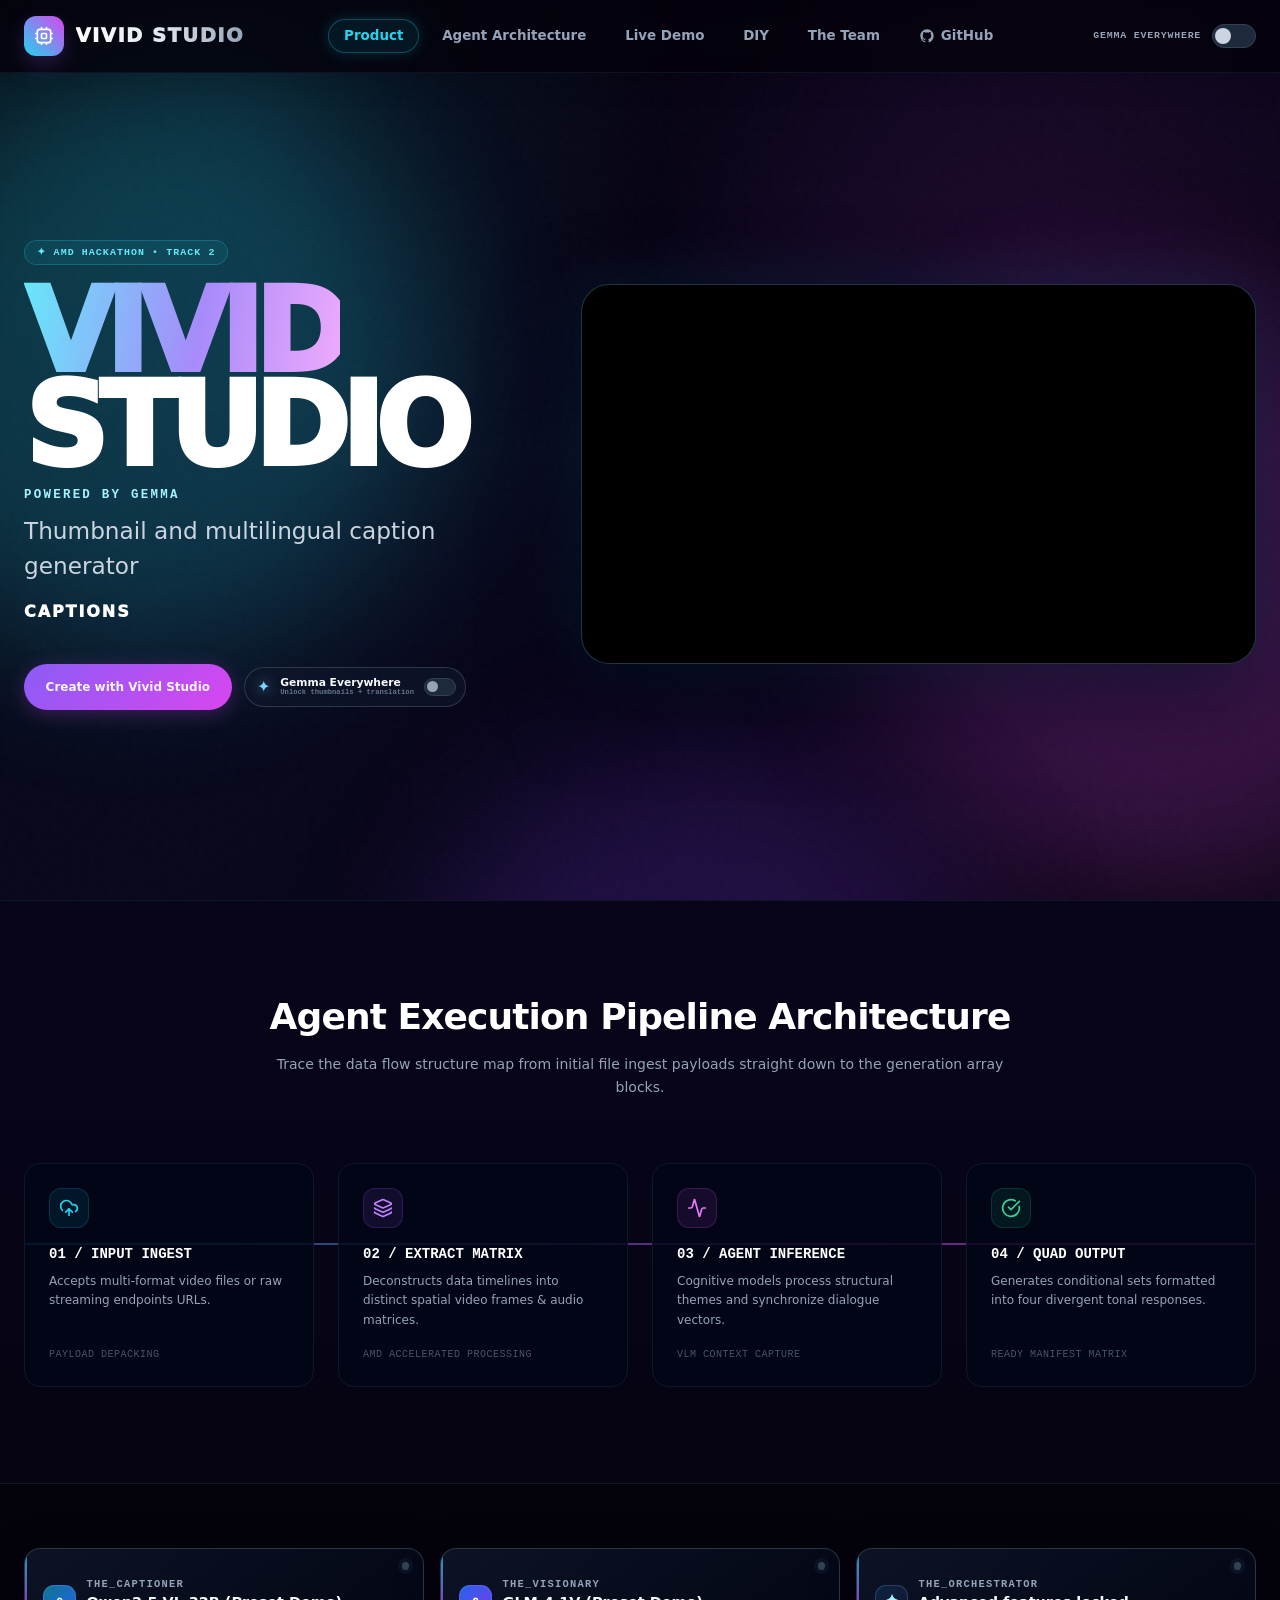
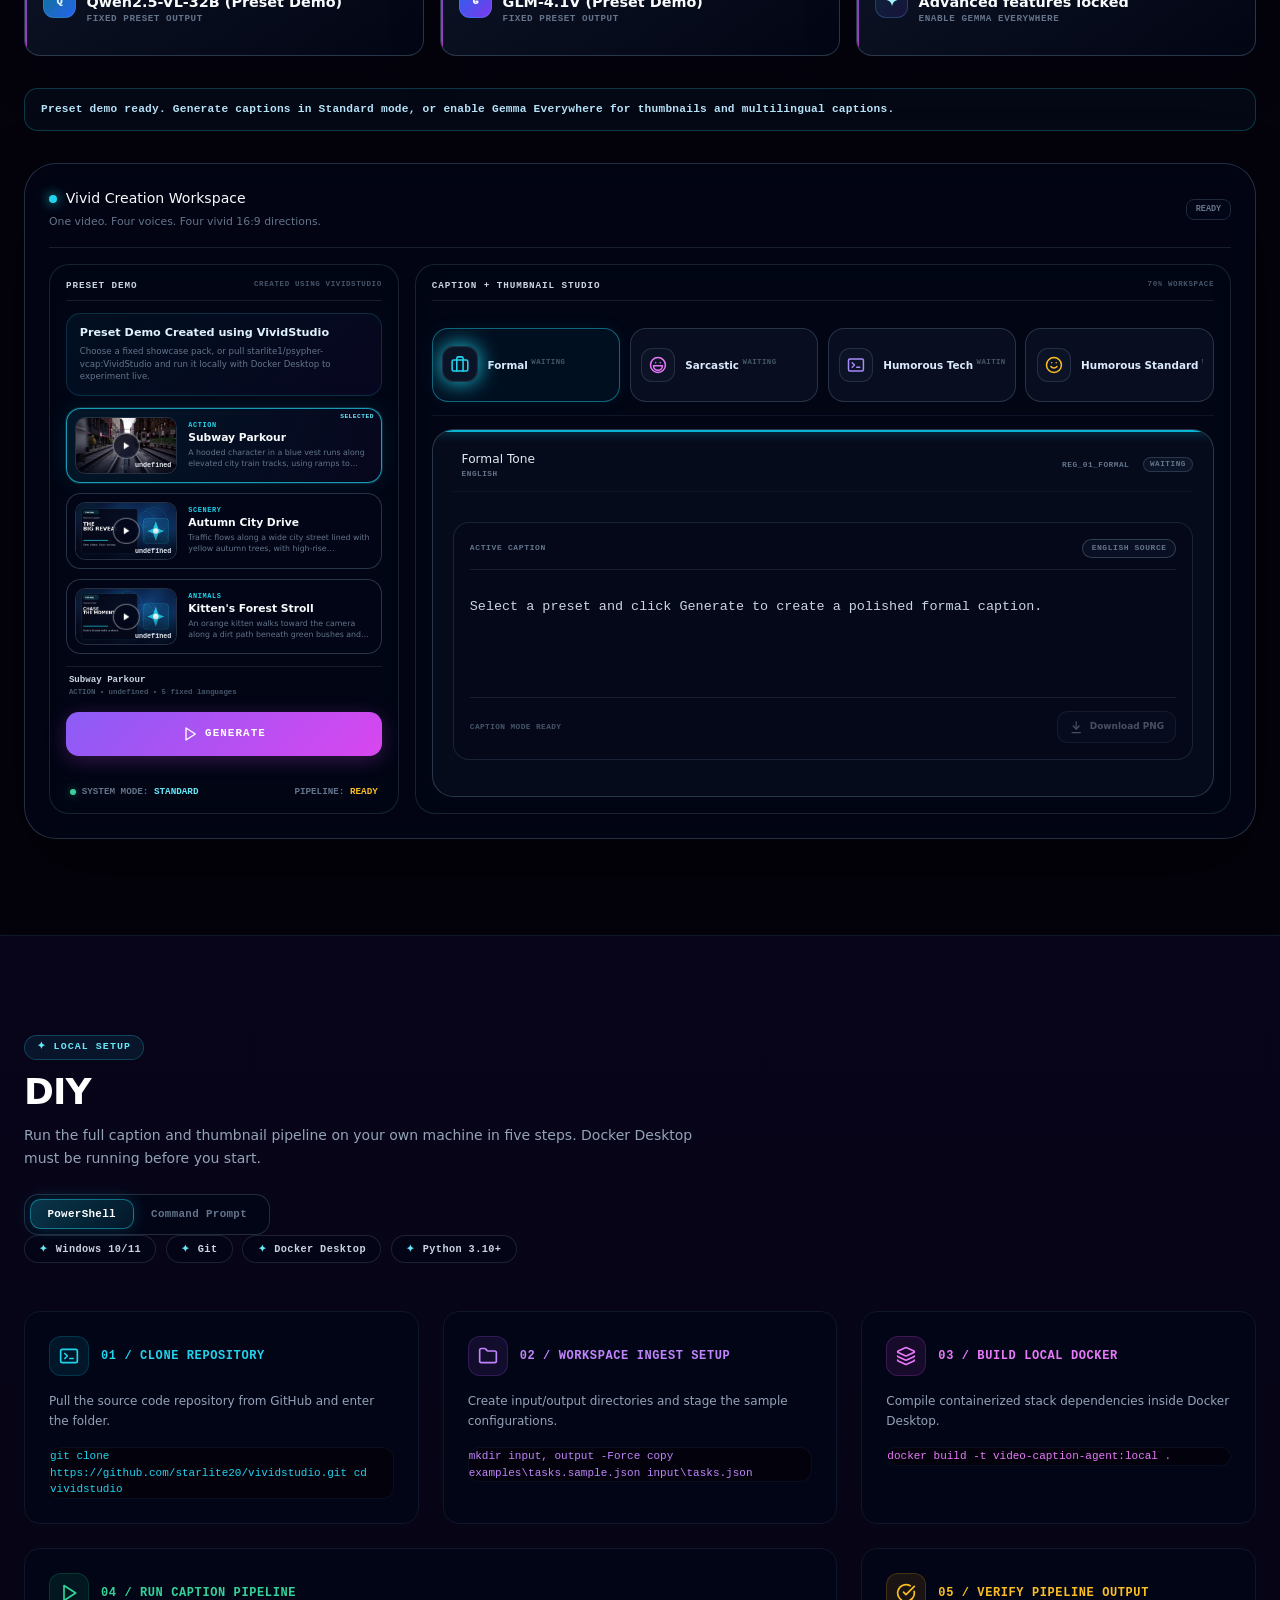
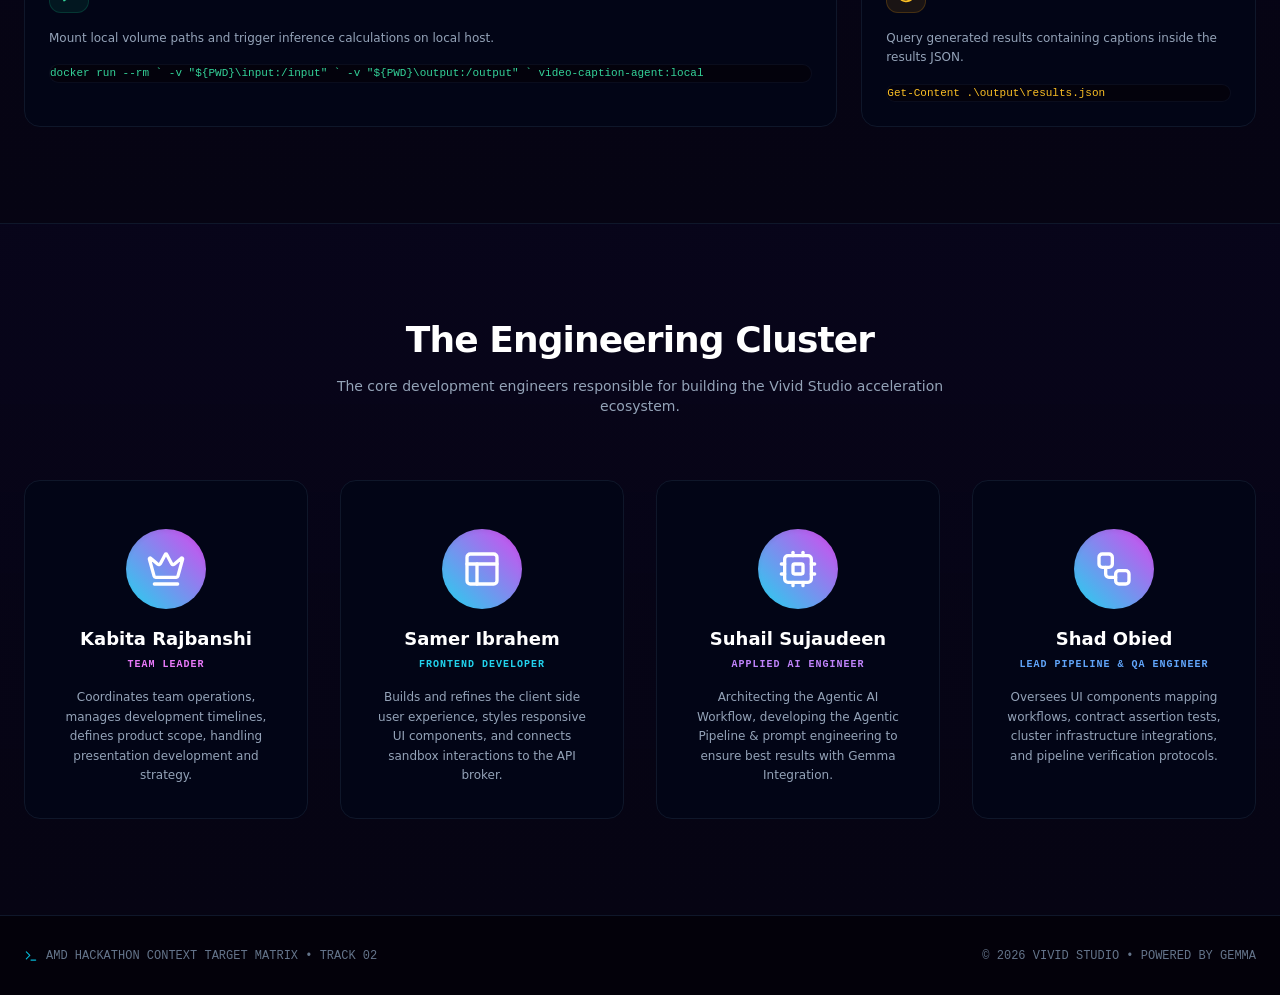
<file: index.html>
<!DOCTYPE html>

<html class="scroll-smooth scroll-pt-20" lang="en">

<head>
  <meta charset="utf-8" />
  <meta content="width=device-width, initial-scale=1.0" name="viewport" />
  <meta content="Vivid Studio — a thumbnail and multilingual caption generator powered by Gemma." name="description" />
  <title>Vivid Studio — Powered by Gemma</title>
  <link href="css/styles.css" rel="stylesheet" />
</head>

<body class="text-slate-100 antialiased selection:bg-fuchsia-500 selection:text-white">
  <div aria-hidden="true" class="vivid-background">
    <div class="vivid-orb vivid-orb-one"></div>
    <div class="vivid-orb vivid-orb-two"></div>
    <div class="vivid-orb vivid-orb-three"></div>
    <div class="vivid-light-field"></div>
    <div class="vivid-grain"></div>
  </div>
  <div class="min-h-screen flex flex-col bg-transparent overflow-x-hidden">
    <nav class="team-navbar fixed top-0 left-0 w-full z-50" aria-label="Primary navigation">
      <div class="team-navbar-inner max-w-7xl mx-auto px-6 py-4">
        <a aria-label="Vivid Studio home" class="team-nav-brand" href="#product">
          <span aria-hidden="true" class="team-brand-icon">
            <svg viewBox="0 0 24 24">
              <rect x="4" y="4" width="16" height="16" rx="3"></rect>
              <rect x="9" y="9" width="6" height="6" rx="1"></rect>
              <path d="M9 2v2M15 2v2M9 20v2M15 20v2M2 9h2M2 15h2M20 9h2M20 15h2"></path>
            </svg>
          </span>
          <span class="team-brand-name">VIVID STUDIO</span>
          <span class="team-gemma-active" id="gemma-active-badge" hidden>GEMMA ACTIVE</span>
        </a>
        <div class="team-nav-links" id="primary-nav-links">
          <a class="team-nav-link" data-nav-link href="#product">Product</a>
          <a class="team-nav-link" data-nav-link href="#architecture">Agent Architecture</a>
          <a class="team-nav-link" data-nav-link href="#demo">Live Demo</a>
          <a class="team-nav-link" data-nav-link href="#diy">DIY</a>
          <a class="team-nav-link" data-nav-link href="#team">The Team</a>
          <a class="team-nav-link team-github-link" href="https://github.com/starlite20/vividstudio" rel="noreferrer"
            target="_blank">
            <svg aria-hidden="true" viewBox="0 0 24 24">
              <path clip-rule="evenodd"
                d="M12 2C6.477 2 2 6.477 2 12c0 4.42 2.865 8.17 6.839 9.49.5.092.682-.217.682-.482 0-.237-.008-.866-.013-1.7-2.782.603-3.369-1.34-3.369-1.34-.454-1.156-1.11-1.464-1.11-1.464-.908-.62.069-.608.069-.608 1.003.07 1.531 1.03 1.531 1.03.892 1.529 2.341 1.087 2.91.831.092-.646.35-1.086.636-1.336-2.22-.253-4.555-1.11-4.555-4.943 0-1.091.39-1.984 1.029-2.683-.103-.253-.446-1.27.098-2.647 0 0 .84-.269 2.75 1.025A9.564 9.564 0 0112 6.844c.85.004 1.705.115 2.504.337 1.909-1.294 2.747-1.025 2.747-1.025.546 1.377.203 2.394.1 2.647.64.699 1.028 1.592 1.028 2.683 0 3.842-2.339 4.687-4.566 4.935.359.309.678.919.678 1.852 0 1.336-.012 2.415-.012 2.743 0 .267.18.577.688.479C19.138 20.167 22 16.418 22 12c0-5.523-4.477-10-10-10z"
                fill="currentColor" fill-rule="evenodd"></path>
            </svg>
            <span>GitHub</span>
          </a>
        </div>
        <div class="team-gemma-control">
          <span>Gemma Everywhere</span>
          <button aria-describedby="gemma-mode-status" aria-pressed="false" class="team-gemma-toggle"
            id="gemma-mode-toggle" type="button">
            <span class="sr-only" id="gemma-mode-status">Thumbnails and translation</span><i aria-hidden="true"></i>
          </button>
        </div>
      </div>
    </nav>
    <main class="flex-grow">
      <section class="min-h-screen w-full flex flex-col justify-center items-center relative z-10 pt-24 pb-12"
        id="product">
        <div class="max-w-7xl w-full mx-auto px-6 vivid-hero-grid">
          <div class="vivid-hero-copy">
            <div class="vivid-kicker"><span>✦</span> AMD HACKATHON • TRACK 2</div>
            <h1><span>VIVID</span> STUDIO</h1>
            <p class="vivid-powered">Powered by Gemma</p>
            <p class="vivid-subtitle">Thumbnail and multilingual caption generator</p>
            <div aria-label="Captions, thumbnails, and languages" class="vivid-word-stage">
              <span class="vivid-word is-active">CAPTIONS</span>
              <span class="vivid-word">THUMBNAILS</span>
              <span class="vivid-word">LANGUAGES</span>
            </div>
            <div class="vivid-hero-actions">
              <a class="neon-gradient-btn vivid-primary-action" href="#demo">Create with Vivid Studio</a>
              <button aria-pressed="false" class="gemma-toggle gemma-toggle-hero" id="hero-gemma-toggle" type="button">
                <span aria-hidden="true" class="gemma-symbol">✦</span>
                <span><strong>Gemma Everywhere</strong><small>Unlock thumbnails + translation</small></span>
                <span aria-hidden="true" class="gemma-switch"><i></i></span>
              </button>
            </div>
          </div>
          <div class="vivid-hero-video-col">
            <div class="vivid-hero-video">
              <iframe src="https://www.youtube.com/embed/JatcZcJDeIY?si=d_3cW2XIIbicTWXz&amp;autoplay=1&amp;mute=1&amp;playsinline=1"
                title="YouTube video player"
                allow="accelerometer; autoplay; clipboard-write; encrypted-media; gyroscope; picture-in-picture; web-share"
                referrerpolicy="strict-origin-when-cross-origin" allowfullscreen></iframe>
            </div>
          </div>
        </div>
      </section>
      <section
        class="w-full flex flex-col justify-center items-center wave-bg border-y border-slate-900 relative z-20 py-24"
        id="architecture">
        <div class="max-w-7xl w-full mx-auto px-6">
          <div class="text-center max-w-3xl mx-auto mb-16 space-y-4">
            <h2 class="text-3xl md:text-4xl font-black tracking-tight text-white">Agent Execution Pipeline Architecture
            </h2>
            <p class="text-sm text-slate-400 leading-relaxed">Trace the data flow structure map from initial file ingest
              payloads straight down to the generation array blocks.</p>
          </div>
          <div class="grid grid-cols-1 md:grid-cols-4 gap-6 relative">
            <div
              class="hidden md:block absolute top-1/2 left-0 right-0 h-0.5 bg-gradient-to-r from-cyan-500/50 via-purple-500/50 to-fuchsia-500/50 -translate-y-8 z-0">
            </div>
            <div
              class="bg-slate-950/80 border border-slate-900 p-6 rounded-2xl relative z-10 flex flex-col justify-between h-56 group hover:border-cyan-500/40 transition-colors">
              <div>
                <div
                  class="w-10 h-10 rounded-xl bg-cyan-500/10 text-cyan-400 flex items-center justify-center mb-4 border border-cyan-500/20">
                  <svg aria-hidden="true" class="w-5 h-5" fill="none" focusable="false" height="24"
                    stroke="currentColor" stroke-linecap="round" stroke-linejoin="round" stroke-width="2"
                    viewbox="0 0 24 24" width="24" xmlns="http://www.w3.org/2000/svg">
                    <path d="M12 13v8"></path>
                    <path d="M4 14.899A7 7 0 1 1 15.71 8h1.79a4.5 4.5 0 0 1 2.5 8.242"></path>
                    <path d="m8 17 4-4 4 4"></path>
                  </svg></div>
                <h4 class="text-sm font-bold text-white mb-2 font-mono">01 / INPUT INGEST</h4>
                <p class="text-xs text-slate-400 leading-relaxed">Accepts multi-format video files or raw streaming
                  endpoints URLs.</p>
              </div><span class="text-[10px] text-slate-600 font-mono tracking-wider">PAYLOAD DEPACKING</span>
            </div>
            <div
              class="bg-slate-950/80 border border-slate-900 p-6 rounded-2xl relative z-10 flex flex-col justify-between h-56 group hover:border-purple-500/40 transition-colors">
              <div>
                <div
                  class="w-10 h-10 rounded-xl bg-purple-500/10 text-purple-400 flex items-center justify-center mb-4 border border-purple-500/20">
                  <svg aria-hidden="true" class="w-5 h-5" fill="none" focusable="false" height="24"
                    stroke="currentColor" stroke-linecap="round" stroke-linejoin="round" stroke-width="2"
                    viewbox="0 0 24 24" width="24" xmlns="http://www.w3.org/2000/svg">
                    <path
                      d="M12.83 2.18a2 2 0 0 0-1.66 0L2.6 6.08a1 1 0 0 0 0 1.83l8.58 3.91a2 2 0 0 0 1.66 0l8.58-3.9a1 1 0 0 0 0-1.83z">
                    </path>
                    <path d="M2 12a1 1 0 0 0 .58.91l8.6 3.91a2 2 0 0 0 1.65 0l8.58-3.9A1 1 0 0 0 22 12"></path>
                    <path d="M2 17a1 1 0 0 0 .58.91l8.6 3.91a2 2 0 0 0 1.65 0l8.58-3.9A1 1 0 0 0 22 17"></path>
                  </svg></div>
                <h4 class="text-sm font-bold text-white mb-2 font-mono">02 / EXTRACT MATRIX</h4>
                <p class="text-xs text-slate-400 leading-relaxed">Deconstructs data timelines into distinct spatial
                  video frames &amp; audio matrices.</p>
              </div><span class="text-[10px] text-slate-600 font-mono tracking-wider">AMD ACCELERATED PROCESSING</span>
            </div>
            <div
              class="bg-slate-950/80 border border-slate-900 p-6 rounded-2xl relative z-10 flex flex-col justify-between h-56 group hover:border-fuchsia-500/40 transition-colors">
              <div>
                <div
                  class="w-10 h-10 rounded-xl bg-fuchsia-500/10 text-fuchsia-400 flex items-center justify-center mb-4 border border-fuchsia-500/20">
                  <svg aria-hidden="true" class="w-5 h-5" fill="none" focusable="false" height="24"
                    stroke="currentColor" stroke-linecap="round" stroke-linejoin="round" stroke-width="2"
                    viewbox="0 0 24 24" width="24" xmlns="http://www.w3.org/2000/svg">
                    <path
                      d="M22 12h-2.48a2 2 0 0 0-1.93 1.46l-2.35 8.36a.25.25 0 0 1-.48 0L9.24 2.18a.25.25 0 0 0-.48 0l-2.35 8.36A2 2 0 0 1 4.49 12H2">
                    </path>
                  </svg></div>
                <h4 class="text-sm font-bold text-white mb-2 font-mono">03 / AGENT INFERENCE</h4>
                <p class="text-xs text-slate-400 leading-relaxed">Cognitive models process structural themes and
                  synchronize dialogue vectors.</p>
              </div><span class="text-[10px] text-slate-600 font-mono tracking-wider">VLM CONTEXT CAPTURE</span>
            </div>
            <div
              class="bg-slate-950/80 border border-slate-900 p-6 rounded-2xl relative z-10 flex flex-col justify-between h-56 group hover:border-emerald-500/40 transition-colors">
              <div>
                <div
                  class="w-10 h-10 rounded-xl bg-emerald-500/10 text-emerald-400 flex items-center justify-center mb-4 border border-emerald-500/20">
                  <svg aria-hidden="true" class="w-5 h-5" fill="none" focusable="false" height="24"
                    stroke="currentColor" stroke-linecap="round" stroke-linejoin="round" stroke-width="2"
                    viewbox="0 0 24 24" width="24" xmlns="http://www.w3.org/2000/svg">
                    <path d="M21.801 10A10 10 0 1 1 17 3.335"></path>
                    <path d="m9 11 3 3L22 4"></path>
                  </svg></div>
                <h4 class="text-sm font-bold text-white mb-2 font-mono">04 / QUAD OUTPUT</h4>
                <p class="text-xs text-slate-400 leading-relaxed">Generates conditional sets formatted into four
                  divergent tonal responses.</p>
              </div><span class="text-[10px] text-slate-600 font-mono tracking-wider">READY MANIFEST MATRIX</span>
            </div>
          </div>
        </div>
      </section>
      <section class="w-full flex flex-col justify-center items-center relative z-10 pt-16 pb-24" id="demo">
        <div class="max-w-7xl w-full mx-auto px-6">
          <div class="flex flex-col gap-8">
            <section aria-label="Models currently used" class="model-status-strip" id="model-status-strip">
              <article class="model-role-card" data-role="captioner">
                <span aria-hidden="true" class="model-family-icon model-family-generic" id="captioner-icon">AI</span>
                <div><span class="model-role-title">THE_CAPTIONER</span><strong
                    id="captioner-model">Resolving…</strong><small id="captioner-host">ACCESSED VIA Fireworks.AI</small>
                </div>
                <i class="model-activity-dot" id="captioner-activity"></i>
              </article>
              <article class="model-role-card" data-role="visionary">
                <span aria-hidden="true" class="model-family-icon model-family-generic" id="visionary-icon">AI</span>
                <div><span class="model-role-title">THE_VISIONARY</span><strong
                    id="visionary-model">Resolving…</strong><small id="visionary-host">ACCESSED VIA Fireworks.AI</small>
                </div>
                <i class="model-activity-dot" id="visionary-activity"></i>
              </article>
              <article class="model-role-card" data-role="orchestrator">
                <span aria-hidden="true" class="model-family-icon model-family-gemma" id="orchestrator-icon">✦</span>
                <div><span class="model-role-title">THE_ORCHESTRATOR</span><strong id="orchestrator-model">Advanced
                    features locked</strong><small id="orchestrator-host">ENABLE GEMMA EVERYWHERE</small></div>
                <i class="model-activity-dot" id="orchestrator-activity"></i>
              </article>
            </section>
            <div aria-live="polite" class="app-status" hidden="" id="app-status" role="status"></div>
            <div class="team-workspace-shell vivid-workspace">
              <div class="vivid-workspace-header">
                <div>
                  <h3><span></span>Vivid Creation Workspace</h3>
                  <p>One video. Four voices. Four vivid 16:9 directions.</p>
                </div>
                <span id="workspace-step-badge">READY</span>
              </div>
              <div class="vivid-studio-grid">
                <aside aria-label="Preset demo selection" class="vivid-input-column">
                  <div class="vivid-column-heading"><span>PRESET DEMO</span><small>CREATED USING VIVIDSTUDIO</small>
                  </div>
                  <div class="vivid-preset-intro">
                    <strong>Preset Demo Created using VividStudio</strong>
                    <small>Choose a fixed showcase pack, or pull starlite1/psypher-vcap:VividStudio and run it locally
                      with Docker Desktop to experiment live.</small>
                  </div>
                  <div aria-label="Available preset demo packs" class="vivid-preset-grid" id="preset-grid"
                    role="listbox"></div>
                  <div aria-live="polite" class="vivid-preset-selection" id="preset-selection-meta">
                    <span id="selected-preset-name">Loading preset packs…</span>
                    <small id="selected-preset-detail">Fixed videos, captions, translations, and thumbnails.</small>
                  </div>
                  <button class="neon-gradient-btn team-generate-btn vivid-generate-button" disabled id="generate-btn"
                    type="button">
                    <svg aria-hidden="true" id="generate-btn-icon" viewbox="0 0 24 24">
                      <polygon points="6 3 20 12 6 21 6 3"></polygon>
                    </svg>
                    <span id="generate-btn-label">Generate</span>
                  </button>
                  <div class="team-system-metrics vivid-system-metrics">
                    <span><i></i>SYSTEM MODE: <strong id="system-mode-value">STANDARD</strong></span>
                    <span>PIPELINE: <strong id="pipeline-state-value">READY</strong></span>
                  </div>
                </aside>
                <section aria-labelledby="output-panel-title"
                  class="team-output-panel vivid-output-panel vivid-output-column">
                  <div class="team-output-heading"><label id="output-panel-title">Caption + Thumbnail
                      Studio</label><span>70% WORKSPACE</span></div>
                  <div aria-label="Caption styles" class="tone-tabs vivid-icon-tabs" role="tablist">
                    <button aria-selected="true" class="tone-tab active" data-tone-tab="formal" id="tone-tab-formal"
                      role="tab" type="button">
                      <span class="tone-tab-icon"><svg aria-hidden="true" viewbox="0 0 24 24">
                          <rect height="14" rx="2" width="20" x="2" y="7"></rect>
                          <path d="M16 21V5a2 2 0 0 0-2-2h-4a2 2 0 0 0-2 2v16"></path>
                        </svg></span>
                      <span class="tone-tab-copy"><strong>Formal</strong><small
                          id="tone-tab-status-formal">WAITING</small></span>
                    </button>
                    <button aria-selected="false" class="tone-tab" data-tone-tab="sarcastic" id="tone-tab-sarcastic"
                      role="tab" type="button">
                      <span class="tone-tab-icon"><svg aria-hidden="true" viewbox="0 0 24 24">
                          <circle cx="12" cy="12" r="10"></circle>
                          <path d="M18 13a6 6 0 0 1-12 0h12Z"></path>
                          <path d="M9 9h.01"></path>
                          <path d="M15 9h.01"></path>
                        </svg></span>
                      <span class="tone-tab-copy"><strong>Sarcastic</strong><small
                          id="tone-tab-status-sarcastic">WAITING</small></span>
                    </button>
                    <button aria-selected="false" class="tone-tab" data-tone-tab="humorous_tech"
                      id="tone-tab-humorous_tech" role="tab" type="button">
                      <span class="tone-tab-icon"><svg aria-hidden="true" viewbox="0 0 24 24">
                          <rect height="16" rx="2" width="20" x="2" y="4"></rect>
                          <path d="m7 9 3 3-3 3"></path>
                          <path d="M13 15h4"></path>
                        </svg></span>
                      <span class="tone-tab-copy"><strong>Humorous Tech</strong><small
                          id="tone-tab-status-humorous_tech">WAITING</small></span>
                    </button>
                    <button aria-selected="false" class="tone-tab" data-tone-tab="humorous_non_tech"
                      id="tone-tab-humorous_non_tech" role="tab" type="button">
                      <span class="tone-tab-icon"><svg aria-hidden="true" viewbox="0 0 24 24">
                          <circle cx="12" cy="12" r="10"></circle>
                          <path d="M8 14s1.5 2 4 2 4-2 4-2"></path>
                          <path d="M9 9h.01"></path>
                          <path d="M15 9h.01"></path>
                        </svg></span>
                      <span class="tone-tab-copy"><strong>Humorous Standard</strong><small
                          id="tone-tab-status-humorous_non_tech">WAITING</small></span>
                    </button>
                  </div>
                  <article class="active-tone-card vivid-active-card" data-style="formal" id="active-tone-card"
                    role="tabpanel">
                    <div class="active-tone-accent"></div>
                    <div class="vivid-card-generation" hidden="" id="caption-generation-animation">
                      <div class="vivid-card-generation-glow"></div>
                      <div class="vivid-build-orbit"><i></i><i></i><i></i></div>
                      <strong>BUILDING FOUR CAPTION DIRECTIONS</strong>
                      <small id="caption-generation-phrase">Understanding the video…</small>
                    </div>
                    <div class="active-tone-header">
                      <div class="active-tone-heading-copy"><span class="active-tone-icon" id="active-tone-icon"></span>
                        <div>
                          <h4 id="active-tone-label">Formal Tone</h4><span id="active-tone-language">English</span>
                        </div>
                      </div>
                      <div class="active-tone-register"><span id="active-tone-registry">REG_01_FORMAL</span><span
                          class="style-status-pill" data-state="waiting" id="active-style-status">WAITING</span></div>
                    </div>
                    <div class="active-tone-body vivid-result-split">
                      <div class="vivid-thumbnail-zone">
                        <button aria-label="Open generated thumbnail"
                          class="active-thumbnail-shell vivid-thumbnail-16x9" disabled="" id="active-thumbnail-shell"
                          type="button">
                          <div class="active-thumbnail-grid"></div>
                          <div class="active-thumbnail-placeholder" id="active-thumbnail-placeholder">
                            <span>16:9</span><small>Enable Gemma Everywhere to create thumbnails</small></div>
                          <img alt="Generated thumbnail for the selected tone" hidden="" id="active-thumbnail-image" />
                          <div class="thumbnail-loader vivid-build-loader" hidden="" id="active-thumbnail-loader">
                            <div class="vivid-build-orbit"><i></i><i></i><i></i></div>
                            <strong id="active-thumbnail-loader-label">DESIGNING</strong>
                            <small id="active-generation-phrase">Exploring a vivid visual direction…</small>
                            <em id="active-generation-log">Waiting for the next design stage…</em>
                          </div>
                          <span aria-hidden="true" class="thumbnail-hover-affordance"><svg viewbox="0 0 24 24">
                              <path d="M15 3h6v6"></path>
                              <path d="m21 3-7 7"></path>
                              <path d="M9 21H3v-6"></path>
                              <path d="m3 21 7-7"></path>
                            </svg></span>
                        </button>
                        <div class="gemma-feature-lock" id="thumbnail-feature-lock">
                          <span class="gemma-symbol">✦</span><strong>Thumbnails powered by Gemma
                            Everywhere</strong><small>Enable the mode to unlock four visual directions.</small><button
                            data-enable-gemma="" type="button">Enable Gemma Everywhere</button>
                        </div>
                      </div>
                      <div class="active-caption-copy vivid-caption-panel">
                        <div class="vivid-caption-heading"><span>ACTIVE CAPTION</span>
                          <div class="active-caption-language-badge" id="active-caption-translation-badge">ENGLISH
                            SOURCE</div>
                        </div>
                        <p id="active-caption-text">Select a preset and click Generate to reveal four fixed caption
                          styles.</p>
                        <div class="vivid-caption-actions">
                          <span id="active-style-stage">AWAITING PIPELINE</span>
                          <button disabled="" id="active-download-btn" type="button">
                            <svg aria-hidden="true" viewbox="0 0 24 24">
                              <path d="M12 3v12"></path>
                              <path d="m7 10 5 5 5-5"></path>
                              <path d="M5 21h14"></path>
                            </svg>
                            <span>Download PNG</span>
                          </button>
                        </div>
                      </div>
                    </div>
                  </article>
                  <section aria-label="Translation controls" class="team-translation-toolbar vivid-translation-panel"
                    id="translation-panel">
                    <div class="team-translation-title"><span class="team-translation-icon">✦</span>
                      <div><strong>Multilingual Captions</strong><small id="translation-status">English captions are
                          cached automatically.</small></div>
                    </div>
                    <div class="team-translation-controls"><select aria-label="Caption language" id="language-select">
                        <option value="English">English</option>
                        <option selected="" value="Spanish">Spanish</option>
                        <option value="French">French</option>
                        <option value="German">German</option>
                        <option value="Japanese">Japanese</option>
                        <option value="Hindi">Hindi</option>
                        <option value="Mandarin Chinese">Mandarin Chinese</option>
                        <option value="Portuguese">Portuguese</option>
                        <option value="Arabic">Arabic</option>
                      </select><button disabled="" id="translate-btn" type="button"><svg aria-hidden="true"
                          id="translate-btn-icon" viewbox="0 0 24 24">
                          <path d="m5 8 6 6"></path>
                          <path d="m4 14 6-6 2-3"></path>
                          <path d="M2 5h12"></path>
                          <path d="M7 2h1"></path>
                          <path d="m22 22-5-10-5 10"></path>
                          <path d="M14 18h6"></path>
                        </svg><span id="translate-btn-label">Translate</span></button></div>
                    <div class="cached-language-list team-cache-list" id="cached-language-list"></div>
                    <div class="gemma-feature-lock" id="translation-feature-lock"><span
                        class="gemma-symbol">✦</span><strong>Translation powered by Gemma
                        Everywhere</strong><small>Enable the mode to unlock cached multilingual captions.</small><button
                        data-enable-gemma="" type="button">Enable Gemma Everywhere</button></div>
                  </section>
                </section>
              </div>
            </div>
          </div>
        </div>
      </section>
      <section
        class="w-full flex flex-col justify-center items-center wave-bg border-t border-slate-900 relative z-20 py-24"
        id="diy">
        <div class="max-w-7xl w-full mx-auto px-6">
          <div class="flex flex-col md:flex-row md:items-center justify-between gap-6 mb-8">
            <div class="space-y-3 max-w-2xl">
              <span class="vivid-kicker"><span aria-hidden="true">✦</span> LOCAL SETUP</span>
              <h2 class="text-3xl md:text-4xl font-black tracking-tight text-white">DIY</h2>
              <p class="text-sm text-slate-400 leading-relaxed">Run the full caption and thumbnail pipeline on your
                own machine in five steps. Docker Desktop must be running before you start.</p>
            </div>
            <div class="diy-shell-toggle self-start md:self-center" data-active="ps" id="guide-shell-toggle"
              role="tablist" aria-label="Shell">
              <span class="diy-shell-thumb" aria-hidden="true"></span>
              <button id="guide-ps-btn" class="diy-shell-tab" data-shell="ps" type="button" role="tab"
                aria-selected="true">PowerShell</button>
              <button id="guide-cmd-btn" class="diy-shell-tab" data-shell="cmd" type="button" role="tab"
                aria-selected="false">Command Prompt</button>
            </div>
          </div>

          <div class="diy-requirements" role="list" aria-label="Prerequisites">
            <span role="listitem">Windows 10/11</span>
            <span role="listitem">Git</span>
            <span role="listitem">Docker Desktop</span>
            <span role="listitem">Python 3.10+</span>
          </div>

          <div class="diy-steps-grid">
            <div
              class="bg-slate-950/80 border border-slate-900 p-6 rounded-2xl relative flex flex-col justify-between group hover:border-cyan-500/40 transition-colors">
              <div>
                <div class="flex items-center gap-3 mb-4">
                  <div
                    class="w-10 h-10 rounded-xl bg-cyan-500/10 text-cyan-400 flex items-center justify-center border border-cyan-500/20 flex-shrink-0">
                    <svg aria-hidden="true" class="w-5 h-5" fill="none" stroke="currentColor" stroke-linecap="round"
                      stroke-linejoin="round" stroke-width="2" viewbox="0 0 24 24">
                      <rect height="16" rx="2" width="20" x="2" y="4"></rect>
                      <path d="m7 9 3 3-3 3"></path>
                      <path d="M13 15h4"></path>
                    </svg>
                  </div>
                  <span class="text-xs font-mono font-bold text-cyan-400 tracking-wider">01 / CLONE REPOSITORY</span>
                </div>
                <p class="text-xs text-slate-400 leading-relaxed mb-4">Pull the source code repository from GitHub
                  and enter the folder.</p>
                <div
                  class="bg-[#04020a]/80 p-3 rounded-xl border border-slate-900/60 font-mono text-[11px] text-cyan-400 overflow-x-auto whitespace-pre">
                  git clone https://github.com/starlite20/vividstudio.git
                  cd vividstudio</div>
              </div>
            </div>
            <div
              class="bg-slate-950/80 border border-slate-900 p-6 rounded-2xl relative flex flex-col justify-between group hover:border-purple-500/40 transition-colors">
              <div>
                <div class="flex items-center gap-3 mb-4">
                  <div
                    class="w-10 h-10 rounded-xl bg-purple-500/10 text-purple-400 flex items-center justify-center border border-purple-500/20 flex-shrink-0">
                    <svg aria-hidden="true" class="w-5 h-5" fill="none" stroke="currentColor" stroke-linecap="round"
                      stroke-linejoin="round" stroke-width="2" viewbox="0 0 24 24">
                      <path
                        d="M20 20a2 2 0 0 0 2-2V8a2 2 0 0 0-2-2h-7.9a2 2 0 0 1-1.69-.9L9.6 3.9A2 2 0 0 0 7.93 3H4a2 2 0 0 0-2 2v13a2 2 0 0 0 2 2Z">
                      </path>
                    </svg>
                  </div>
                  <span class="text-xs font-mono font-bold text-purple-400 tracking-wider">02 / WORKSPACE INGEST
                    SETUP</span>
                </div>
                <p class="text-xs text-slate-400 leading-relaxed mb-4">Create input/output directories and stage
                  the sample configurations.</p>
                <div
                  class="guide-code-block bg-[#04020a]/80 p-3 rounded-xl border border-slate-900/60 font-mono text-[11px] text-purple-400 overflow-x-auto whitespace-pre"
                  data-ps="mkdir input, output -Force&#10;copy examples\tasks.sample.json input\tasks.json"
                  data-cmd="mkdir input output&#10;copy examples\tasks.sample.json input\tasks.json">mkdir input, output
                  -Force
                  copy examples\tasks.sample.json input\tasks.json</div>
              </div>
            </div>
            <div
              class="bg-slate-950/80 border border-slate-900 p-6 rounded-2xl relative flex flex-col justify-between group hover:border-fuchsia-500/40 transition-colors">
              <div>
                <div class="flex items-center gap-3 mb-4">
                  <div
                    class="w-10 h-10 rounded-xl bg-fuchsia-500/10 text-fuchsia-400 flex items-center justify-center border border-fuchsia-500/20 flex-shrink-0">
                    <svg aria-hidden="true" class="w-5 h-5" fill="none" stroke="currentColor" stroke-linecap="round"
                      stroke-linejoin="round" stroke-width="2" viewbox="0 0 24 24">
                      <path
                        d="M12.83 2.18a2 2 0 0 0-1.66 0L2.6 6.08a1 1 0 0 0 0 1.83l8.58 3.91a2 2 0 0 0 1.66 0l8.58-3.9a1 1 0 0 0 0-1.83z">
                      </path>
                      <path d="M2 12a1 1 0 0 0 .58.91l8.6 3.91a2 2 0 0 0 1.65 0l8.58-3.9A1 1 0 0 0 22 12"></path>
                      <path d="M2 17a1 1 0 0 0 .58.91l8.6 3.91a2 2 0 0 0 1.65 0l8.58-3.9A1 1 0 0 0 22 17"></path>
                    </svg>
                  </div>
                  <span class="text-xs font-mono font-bold text-fuchsia-400 tracking-wider">03 / BUILD LOCAL
                    DOCKER</span>
                </div>
                <p class="text-xs text-slate-400 leading-relaxed mb-4">Compile containerized stack dependencies
                  inside Docker Desktop.</p>
                <div
                  class="bg-[#04020a]/80 p-3 rounded-xl border border-slate-900/60 font-mono text-[11px] text-fuchsia-400 overflow-x-auto whitespace-pre">
                  docker build -t video-caption-agent:local .</div>
              </div>
            </div>
            <div
              class="diy-step-wide bg-slate-950/80 border border-slate-900 p-6 rounded-2xl relative flex flex-col justify-between group hover:border-emerald-500/40 transition-colors">
              <div>
                <div class="flex items-center gap-3 mb-4">
                  <div
                    class="w-10 h-10 rounded-xl bg-emerald-500/10 text-emerald-400 flex items-center justify-center border border-emerald-500/20 flex-shrink-0">
                    <svg aria-hidden="true" class="w-5 h-5" fill="none" stroke="currentColor" stroke-linecap="round"
                      stroke-linejoin="round" stroke-width="2" viewbox="0 0 24 24">
                      <polygon points="6 3 20 12 6 21 6 3"></polygon>
                    </svg>
                  </div>
                  <span class="text-xs font-mono font-bold text-emerald-400 tracking-wider">04 / RUN CAPTION
                    PIPELINE</span>
                </div>
                <p class="text-xs text-slate-400 leading-relaxed mb-4">Mount local volume paths and trigger
                  inference calculations on local host.</p>
                <div
                  class="guide-code-block bg-[#04020a]/80 p-3 rounded-xl border border-slate-900/60 font-mono text-[11px] text-emerald-400 overflow-x-auto whitespace-pre"
                  data-ps="docker run --rm `&#10;  -v &quot;${PWD}\input:/input&quot; `&#10;  -v &quot;${PWD}\output:/output&quot; `&#10;  video-caption-agent:local"
                  data-cmd="docker run --rm -v &quot;%cd%\input:/input&quot; -v &quot;%cd%\output:/output&quot; video-caption-agent:local">
                  docker run --rm `
                  -v "${PWD}\input:/input" `
                  -v "${PWD}\output:/output" `
                  video-caption-agent:local</div>
              </div>
            </div>
            <div
              class="bg-slate-950/80 border border-slate-900 p-6 rounded-2xl relative flex flex-col justify-between group hover:border-amber-500/50 transition-colors">
              <div>
                <div class="flex items-center gap-3 mb-4">
                  <div
                    class="w-10 h-10 rounded-xl bg-amber-500/10 text-amber-400 flex items-center justify-center border border-amber-500/20 flex-shrink-0">
                    <svg aria-hidden="true" class="w-5 h-5" fill="none" stroke="currentColor" stroke-linecap="round"
                      stroke-linejoin="round" stroke-width="2" viewbox="0 0 24 24">
                      <path d="M21.801 10A10 10 0 1 1 17 3.335"></path>
                      <path d="m9 11 3 3L22 4"></path>
                    </svg>
                  </div>
                  <span class="text-xs font-mono font-bold text-amber-400 tracking-wider">05 / VERIFY PIPELINE
                    OUTPUT</span>
                </div>
                <p class="text-xs text-slate-400 leading-relaxed mb-4">Query generated results containing captions
                  inside the results JSON.</p>
                <div
                  class="guide-code-block bg-[#04020a]/80 p-3 rounded-xl border border-slate-900/60 font-mono text-[11px] text-amber-400 overflow-x-auto whitespace-pre"
                  data-ps="Get-Content .\output\results.json" data-cmd="type output\results.json">Get-Content
                  .\output\results.json</div>
              </div>
            </div>
          </div>
        </div>
      </section>
      <script>
        document.addEventListener("DOMContentLoaded", function () {
          var group = document.getElementById("guide-shell-toggle");
          var ps = document.getElementById("guide-ps-btn");
          var cmd = document.getElementById("guide-cmd-btn");
          var thumb = group ? group.querySelector(".diy-shell-thumb") : null;
          var blocks = document.querySelectorAll(".guide-code-block");
          if (!group || !ps || !cmd || !thumb) return;

          function moveThumb(target) {
            thumb.style.width = target.offsetWidth + "px";
            thumb.style.transform = "translateX(" + target.offsetLeft + "px)";
          }

          function setActive(shell) {
            var target = shell === "cmd" ? cmd : ps;
            group.dataset.active = shell;
            ps.setAttribute("aria-selected", shell === "ps" ? "true" : "false");
            cmd.setAttribute("aria-selected", shell === "cmd" ? "true" : "false");
            moveThumb(target);
            blocks.forEach(function (block) {
              block.textContent = block.getAttribute(shell === "cmd" ? "data-cmd" : "data-ps");
            });
          }

          ps.addEventListener("click", function () { setActive("ps"); });
          cmd.addEventListener("click", function () { setActive("cmd"); });
          window.addEventListener("resize", function () {
            moveThumb(group.dataset.active === "cmd" ? cmd : ps);
          });
          moveThumb(ps);
        });
      </script>
      <section
        class="w-full flex flex-col justify-center items-center wave-bg border-t border-slate-900 relative z-20 py-24"
        id="team">
        <div class="max-w-7xl w-full mx-auto px-6">
          <div class="text-center max-w-2xl mx-auto mb-16 space-y-4">
            <h2 class="text-3xl md:text-4xl font-black text-white tracking-tight">The Engineering Cluster</h2>
            <p class="text-sm text-slate-400">The core development engineers responsible for building the Vivid Studio
              acceleration ecosystem.</p>
          </div>
          <div class="grid grid-cols-1 sm:grid-cols-2 lg:grid-cols-4 gap-8">
            <a href="https://www.linkedin.com/in/kabita-rajbanshi-847633154?utm_source=share_via&utm_content=profile&utm_medium=member_android"
              target="_blank" rel="noopener noreferrer"
              class="group relative block bg-slate-950/80 border border-slate-900 p-8 rounded-2xl w-full text-center space-y-4 hover:border-fuchsia-500/30 hover:-translate-y-1 hover:shadow-lg hover:shadow-fuchsia-500/5 transition-all duration-300">
              <div class="pointer-events-none absolute -top-3 left-1/2 -translate-x-1/2 bg-slate-950 border border-fuchsia-500/40 text-fuchsia-400 text-[10px] px-3 py-1 rounded-full opacity-0 group-hover:opacity-100 group-hover:-translate-y-1 transition-all duration-300 shadow-lg font-mono whitespace-nowrap tracking-wider font-bold z-30">
                VIEW PROFILE ↗
              </div>
              <div
                class="w-20 h-20 bg-gradient-to-tr from-cyan-400 to-fuchsia-500 rounded-full mx-auto flex items-center justify-center shadow-inner">
                <svg aria-hidden="true" class="w-10 h-10 text-white" fill="none" focusable="false" height="24"
                  stroke="currentColor" stroke-linecap="round" stroke-linejoin="round" stroke-width="2"
                  viewbox="0 0 24 24" width="24" xmlns="http://www.w3.org/2000/svg">
                  <path
                    d="M11.562 3.266a.5.5 0 0 1 .876 0L15.39 8.87a1 1 0 0 0 1.516.294L21.183 5.5a.5.5 0 0 1 .798.519l-2.834 10.246a1 1 0 0 1-.956.734H5.81a1 1 0 0 1-.957-.734L2.02 6.02a.5.5 0 0 1 .798-.519l4.276 3.664a1 1 0 0 0 1.516-.294z">
                  </path>
                  <path d="M5 21h14"></path>
                </svg></div>
              <div>
                <h4 class="text-lg font-bold text-white">Kabita Rajbanshi</h4>
                <p class="text-[10px] font-mono text-fuchsia-400 mt-1 uppercase tracking-widest font-bold">Team Leader
                </p>
              </div>
              <p class="text-xs text-slate-400 leading-relaxed">Coordinates team operations, manages development
                timelines, defines product scope, handling presentation development and strategy.</p>
            </a>
            <a href="https://www.linkedin.com/in/samer-ibrahem-33a0b431b?utm_source=share_via&utm_content=profile&utm_medium=member_android"
              target="_blank" rel="noopener noreferrer"
              class="group relative block bg-slate-950/80 border border-slate-900 p-8 rounded-2xl w-full text-center space-y-4 hover:border-cyan-500/30 hover:-translate-y-1 hover:shadow-lg hover:shadow-cyan-500/5 transition-all duration-300">
              <div class="pointer-events-none absolute -top-3 left-1/2 -translate-x-1/2 bg-slate-950 border border-cyan-500/40 text-cyan-400 text-[10px] px-3 py-1 rounded-full opacity-0 group-hover:opacity-100 group-hover:-translate-y-1 transition-all duration-300 shadow-lg font-mono whitespace-nowrap tracking-wider font-bold z-30">
                VIEW PROFILE ↗
              </div>
              <div
                class="w-20 h-20 bg-gradient-to-tr from-cyan-400 to-fuchsia-500 rounded-full mx-auto flex items-center justify-center shadow-inner">
                <svg aria-hidden="true" class="w-10 h-10 text-white" fill="none" focusable="false" height="24"
                  stroke="currentColor" stroke-linecap="round" stroke-linejoin="round" stroke-width="2"
                  viewbox="0 0 24 24" width="24" xmlns="http://www.w3.org/2000/svg">
                  <rect height="18" rx="2" width="18" x="3" y="3"></rect>
                  <path d="M3 9h18"></path>
                  <path d="M9 21V9"></path>
                </svg></div>
              <div>
                <h4 class="text-lg font-bold text-white">Samer Ibrahem</h4>
                <p class="text-[10px] font-mono text-cyan-400 mt-1 uppercase tracking-widest font-bold">Frontend
                  Developer</p>
              </div>
              <p class="text-xs text-slate-400 leading-relaxed">Builds and refines the client side user experience,
                styles responsive UI components, and connects sandbox interactions to the API broker.</p>
            </a>
            <a href="https://www.linkedin.com/in/suhail-sujaudeen?utm_source=share_via&utm_content=profile&utm_medium=member_android"
              target="_blank" rel="noopener noreferrer"
              class="group relative block bg-slate-950/80 border border-slate-900 p-8 rounded-2xl w-full text-center space-y-4 hover:border-purple-500/30 hover:-translate-y-1 hover:shadow-lg hover:shadow-purple-500/5 transition-all duration-300">
              <div class="pointer-events-none absolute -top-3 left-1/2 -translate-x-1/2 bg-slate-950 border border-purple-500/40 text-purple-400 text-[10px] px-3 py-1 rounded-full opacity-0 group-hover:opacity-100 group-hover:-translate-y-1 transition-all duration-300 shadow-lg font-mono whitespace-nowrap tracking-wider font-bold z-30">
                VIEW PROFILE ↗
              </div>
              <div
                class="w-20 h-20 bg-gradient-to-tr from-cyan-400 to-fuchsia-500 rounded-full mx-auto flex items-center justify-center shadow-inner">
                <svg aria-hidden="true" class="w-10 h-10 text-white" fill="none" focusable="false" height="24"
                  stroke="currentColor" stroke-linecap="round" stroke-linejoin="round" stroke-width="2"
                  viewbox="0 0 24 24" width="24" xmlns="http://www.w3.org/2000/svg">
                  <rect height="16" rx="2" width="16" x="4" y="4"></rect>
                  <rect height="6" rx="1" width="6" x="9" y="9"></rect>
                  <path d="M15 2v2"></path>
                  <path d="M15 20v2"></path>
                  <path d="M2 15h2"></path>
                  <path d="M2 9h2"></path>
                  <path d="M20 15h2"></path>
                  <path d="M20 9h2"></path>
                  <path d="M9 2v2"></path>
                  <path d="M9 20v2"></path>
                </svg></div>
              <div>
                <h4 class="text-lg font-bold text-white">Suhail Sujaudeen</h4>
                <p class="text-[10px] font-mono text-purple-400 mt-1 uppercase tracking-widest font-bold">Applied AI
                  Engineer</p>
              </div>
              <p class="text-xs text-slate-400 leading-relaxed">Architecting the Agentic AI Workflow, developing the Agentic Pipeline & prompt engineering to ensure best results with Gemma Integration.</p>
            </a>
            <div
              class="group relative bg-slate-950/80 border border-slate-900 p-8 rounded-2xl w-full text-center space-y-4 hover:border-blue-500/30 hover:-translate-y-1 hover:shadow-lg hover:shadow-blue-500/5 transition-all duration-300">
              <div class="pointer-events-none absolute -top-3 left-1/2 -translate-x-1/2 bg-slate-950 border border-blue-500/40 text-blue-400 text-[10px] px-3 py-1 rounded-full opacity-0 group-hover:opacity-100 group-hover:-translate-y-1 transition-all duration-300 shadow-lg font-mono whitespace-nowrap tracking-wider font-bold z-30">
                TEAM MEMBER
              </div>
              <div
                class="w-20 h-20 bg-gradient-to-tr from-cyan-400 to-fuchsia-500 rounded-full mx-auto flex items-center justify-center shadow-inner">
                <svg aria-hidden="true" class="w-10 h-10 text-white" fill="none" focusable="false" height="24"
                  stroke="currentColor" stroke-linecap="round" stroke-linejoin="round" stroke-width="2"
                  viewbox="0 0 24 24" width="24" xmlns="http://www.w3.org/2000/svg">
                  <rect height="8" rx="2" width="8" x="3" y="3"></rect>
                  <path d="M7 11v4a2 2 0 0 0 2 2h4"></path>
                  <rect height="8" rx="2" width="8" x="13" y="13"></rect>
                </svg></div>
              <div>
                <h4 class="text-lg font-bold text-white">Shad Obied</h4>
                <p class="text-[10px] font-mono text-blue-400 mt-1 uppercase tracking-widest font-bold">Lead Pipeline
                  &amp; QA Engineer</p>
              </div>
              <p class="text-xs text-slate-400 leading-relaxed">Oversees UI components mapping workflows, contract
                assertion tests, cluster infrastructure integrations, and pipeline verification protocols.</p>
            </div>
          </div>
        </div>
      </section>
    </main>
    <footer class="w-full border-t border-slate-900 bg-[#04020a]/60 py-8 relative z-30">
      <div
        class="max-w-7xl mx-auto px-6 flex flex-col sm:flex-row items-center justify-between gap-4 text-xs font-mono text-slate-500">
        <div class="flex items-center gap-2"><svg aria-hidden="true" class="w-3.5 h-3.5 text-cyan-500" fill="none"
            focusable="false" height="24" stroke="currentColor" stroke-linecap="round" stroke-linejoin="round"
            stroke-width="2" viewbox="0 0 24 24" width="24" xmlns="http://www.w3.org/2000/svg">
            <polyline points="4 17 10 11 4 5"></polyline>
            <line x1="12" x2="20" y1="19" y2="19"></line>
          </svg><span>AMD HACKATHON CONTEXT TARGET MATRIX • TRACK 02</span></div><span>© 2026 VIVID STUDIO • POWERED BY
          GEMMA</span>
      </div>
    </footer>
  </div>
  <script src="js/app.js" type="module"></script>
  <div aria-hidden="true" class="gemma-doodle-overlay" hidden id="gemma-reveal">
    <div class="gemma-doodle-shell">
      <div class="gemma-particles" aria-hidden="true">
        <i class="particle particle-blue"></i><i class="particle particle-red"></i><i
          class="particle particle-yellow"></i><i class="particle particle-green"></i>
      </div>
      <div class="gemma-doodle-emblem" aria-hidden="true">
        <div class="gemma-ring gemma-ring-outer"></div>
        <div class="gemma-ring gemma-ring-inner"></div>
        <div class="gemma-logo-nodes">
          <div class="gemma-glowing-core"></div>
          <svg viewBox="0 0 100 100">
            <path d="M50 15A15 15 0 0 1 65 30A15 15 0 0 1 50 45A15 15 0 0 1 35 30A15 15 0 0 1 50 15Z" fill="#4285F4"
              opacity=".85"></path>
            <path d="M68 33A15 15 0 0 1 83 48A15 15 0 0 1 68 63A15 15 0 0 1 53 48A15 15 0 0 1 68 33Z" fill="#EA4335"
              opacity=".85"></path>
            <path d="M50 51A15 15 0 0 1 65 66A15 15 0 0 1 50 81A15 15 0 0 1 35 66A15 15 0 0 1 50 51Z" fill="#FBBC05"
              opacity=".85"></path>
            <path d="M32 33A15 15 0 0 1 47 48A15 15 0 0 1 32 63A15 15 0 0 1 17 48A15 15 0 0 1 32 33Z" fill="#34A853"
              opacity=".85"></path>
            <circle cx="50" cy="48" r="8" fill="#fff"></circle>
            <circle cx="50" cy="48" r="5" fill="#6366f1"></circle>
          </svg>
        </div>
      </div>
      <div class="gemma-welcome-copy">
        <div class="google-gemma-wordmark"><span class="g-blue">G</span><span class="g-red">o</span><span
            class="g-yellow">o</span><span class="g-blue">g</span><span class="g-green">l</span><span
            class="g-red">e</span><b>|</b><strong>Gemma</strong></div>
        <h2>Welcome to Gemma</h2>
        <p>Initializing local LLM translation agent node...</p>
      </div>
    </div>
  </div>
  <div aria-labelledby="thumbnail-modal-title" aria-modal="true" class="thumbnail-modal" hidden="" id="thumbnail-modal"
    role="dialog">
    <div class="thumbnail-modal-backdrop" data-close-modal=""></div>
    <div class="thumbnail-modal-panel">
      <div class="thumbnail-modal-header">
        <div><small id="thumbnail-modal-style">FORMAL</small>
          <h2 id="thumbnail-modal-title">Vivid Studio Thumbnail</h2>
        </div><button aria-label="Close thumbnail preview" id="thumbnail-modal-close" type="button">×</button>
      </div>
      <div class="thumbnail-modal-media"><img alt="Expanded generated thumbnail" id="thumbnail-modal-image" /></div>
      <p id="thumbnail-modal-caption"></p>
      <div class="thumbnail-modal-actions"><button id="thumbnail-modal-prev" type="button">← Previous</button><button
          id="thumbnail-modal-download" type="button">Download PNG</button><button id="thumbnail-modal-next"
          type="button">Next →</button></div>
    </div>
  </div>
</body>

</html>
</file>
<file: css/styles.css>
*,:after,:before{--tw-border-spacing-x:0;--tw-border-spacing-y:0;--tw-translate-x:0;--tw-translate-y:0;--tw-rotate:0;--tw-skew-x:0;--tw-skew-y:0;--tw-scale-x:1;--tw-scale-y:1;--tw-pan-x: ;--tw-pan-y: ;--tw-pinch-zoom: ;--tw-scroll-snap-strictness:proximity;--tw-gradient-from-position: ;--tw-gradient-via-position: ;--tw-gradient-to-position: ;--tw-ordinal: ;--tw-slashed-zero: ;--tw-numeric-figure: ;--tw-numeric-spacing: ;--tw-numeric-fraction: ;--tw-ring-inset: ;--tw-ring-offset-width:0px;--tw-ring-offset-color:#fff;--tw-ring-color:rgba(59,130,246,.5);--tw-ring-offset-shadow:0 0 #0000;--tw-ring-shadow:0 0 #0000;--tw-shadow:0 0 #0000;--tw-shadow-colored:0 0 #0000;--tw-blur: ;--tw-brightness: ;--tw-contrast: ;--tw-grayscale: ;--tw-hue-rotate: ;--tw-invert: ;--tw-saturate: ;--tw-sepia: ;--tw-drop-shadow: ;--tw-backdrop-blur: ;--tw-backdrop-brightness: ;--tw-backdrop-contrast: ;--tw-backdrop-grayscale: ;--tw-backdrop-hue-rotate: ;--tw-backdrop-invert: ;--tw-backdrop-opacity: ;--tw-backdrop-saturate: ;--tw-backdrop-sepia: ;--tw-contain-size: ;--tw-contain-layout: ;--tw-contain-paint: ;--tw-contain-style: }::backdrop{--tw-border-spacing-x:0;--tw-border-spacing-y:0;--tw-translate-x:0;--tw-translate-y:0;--tw-rotate:0;--tw-skew-x:0;--tw-skew-y:0;--tw-scale-x:1;--tw-scale-y:1;--tw-pan-x: ;--tw-pan-y: ;--tw-pinch-zoom: ;--tw-scroll-snap-strictness:proximity;--tw-gradient-from-position: ;--tw-gradient-via-position: ;--tw-gradient-to-position: ;--tw-ordinal: ;--tw-slashed-zero: ;--tw-numeric-figure: ;--tw-numeric-spacing: ;--tw-numeric-fraction: ;--tw-ring-inset: ;--tw-ring-offset-width:0px;--tw-ring-offset-color:#fff;--tw-ring-color:rgba(59,130,246,.5);--tw-ring-offset-shadow:0 0 #0000;--tw-ring-shadow:0 0 #0000;--tw-shadow:0 0 #0000;--tw-shadow-colored:0 0 #0000;--tw-blur: ;--tw-brightness: ;--tw-contrast: ;--tw-grayscale: ;--tw-hue-rotate: ;--tw-invert: ;--tw-saturate: ;--tw-sepia: ;--tw-drop-shadow: ;--tw-backdrop-blur: ;--tw-backdrop-brightness: ;--tw-backdrop-contrast: ;--tw-backdrop-grayscale: ;--tw-backdrop-hue-rotate: ;--tw-backdrop-invert: ;--tw-backdrop-opacity: ;--tw-backdrop-saturate: ;--tw-backdrop-sepia: ;--tw-contain-size: ;--tw-contain-layout: ;--tw-contain-paint: ;--tw-contain-style: }/*! tailwindcss v3.4.17 | MIT License | https://tailwindcss.com*/*,:after,:before{box-sizing:border-box;border:0 solid #e5e7eb}:after,:before{--tw-content:""}:host,html{line-height:1.5;-webkit-text-size-adjust:100%;-moz-tab-size:4;-o-tab-size:4;tab-size:4;font-family:ui-sans-serif,system-ui,sans-serif,Apple Color Emoji,Segoe UI Emoji,Segoe UI Symbol,Noto Color Emoji;font-feature-settings:normal;font-variation-settings:normal;-webkit-tap-highlight-color:transparent}body{margin:0;line-height:inherit}hr{height:0;color:inherit;border-top-width:1px}abbr:where([title]){-webkit-text-decoration:underline dotted;text-decoration:underline dotted}h1,h2,h3,h4,h5,h6{font-size:inherit;font-weight:inherit}a{color:inherit;text-decoration:inherit}b,strong{font-weight:bolder}code,kbd,pre,samp{font-family:ui-monospace,SFMono-Regular,Menlo,Monaco,Consolas,Liberation Mono,Courier New,monospace;font-feature-settings:normal;font-variation-settings:normal;font-size:1em}small{font-size:80%}sub,sup{font-size:75%;line-height:0;position:relative;vertical-align:baseline}sub{bottom:-.25em}sup{top:-.5em}table{text-indent:0;border-color:inherit;border-collapse:collapse}button,input,optgroup,select,textarea{font-family:inherit;font-feature-settings:inherit;font-variation-settings:inherit;font-size:100%;font-weight:inherit;line-height:inherit;letter-spacing:inherit;color:inherit;margin:0;padding:0}button,select{text-transform:none}button,input:where([type=button]),input:where([type=reset]),input:where([type=submit]){-webkit-appearance:button;background-color:transparent;background-image:none}:-moz-focusring{outline:auto}:-moz-ui-invalid{box-shadow:none}progress{vertical-align:baseline}::-webkit-inner-spin-button,::-webkit-outer-spin-button{height:auto}[type=search]{-webkit-appearance:textfield;outline-offset:-2px}::-webkit-search-decoration{-webkit-appearance:none}::-webkit-file-upload-button{-webkit-appearance:button;font:inherit}summary{display:list-item}blockquote,dd,dl,figure,h1,h2,h3,h4,h5,h6,hr,p,pre{margin:0}fieldset{margin:0}fieldset,legend{padding:0}menu,ol,ul{list-style:none;margin:0;padding:0}dialog{padding:0}textarea{resize:vertical}input::-moz-placeholder,textarea::-moz-placeholder{opacity:1;color:#9ca3af}input::placeholder,textarea::placeholder{opacity:1;color:#9ca3af}[role=button],button{cursor:pointer}:disabled{cursor:default}audio,canvas,embed,iframe,img,object,svg,video{display:block;vertical-align:middle}img,video{max-width:100%;height:auto}[hidden]:where(:not([hidden=until-found])){display:none}.pointer-events-none{pointer-events:none}.fixed{position:fixed}.absolute{position:absolute}.relative{position:relative}.inset-0{inset:0}.inset-2{inset:.5rem}.bottom-1\/3{bottom:33.333333%}.bottom-1\/4{bottom:25%}.left-0{left:0}.left-1\/3{left:33.333333%}.left-1\/4{left:25%}.right-0{right:0}.right-1\/3{right:33.333333%}.right-1\/4{right:25%}.top-0{top:0}.top-1\/2{top:50%}.top-1\/3{top:33.333333%}.top-1\/4{top:25%}.z-0{z-index:0}.z-10{z-index:10}.z-20{z-index:20}.z-30{z-index:30}.z-50{z-index:50}.z-\[100\]{z-index:100}.mx-2{margin-left:.5rem;margin-right:.5rem}.mx-auto{margin-left:auto;margin-right:auto}.mb-1{margin-bottom:.25rem}.mb-16{margin-bottom:4rem}.mb-2{margin-bottom:.5rem}.mb-3{margin-bottom:.75rem}.mb-4{margin-bottom:1rem}.mb-6{margin-bottom:1.5rem}.ml-3{margin-left:.75rem}.mt-0\.5{margin-top:.125rem}.mt-1{margin-top:.25rem}.mt-2{margin-top:.5rem}.mt-4{margin-top:1rem}.mt-6{margin-top:1.5rem}.block{display:block}.flex{display:flex}.inline-flex{display:inline-flex}.grid{display:grid}.hidden{display:none}.aspect-\[4\/5\]{aspect-ratio:4/5}.h-0\.5{height:.125rem}.h-1\.5{height:.375rem}.h-10{height:2.5rem}.h-12{height:3rem}.h-2{height:.5rem}.h-2\.5{height:.625rem}.h-20{height:5rem}.h-24{height:6rem}.h-3{height:.75rem}.h-3\.5{height:.875rem}.h-4{height:1rem}.h-40{height:10rem}.h-48{height:12rem}.h-5{height:1.25rem}.h-56{height:14rem}.h-6{height:1.5rem}.h-8{height:2rem}.h-\[1px\]{height:1px}.h-\[2px\]{height:2px}.h-full{height:100%}.min-h-\[160px\]{min-height:160px}.min-h-\[180px\]{min-height:180px}.min-h-screen{min-height:100vh}.w-1\.5{width:.375rem}.w-1\/2{width:50%}.w-10{width:2.5rem}.w-11{width:2.75rem}.w-12{width:3rem}.w-2{width:.5rem}.w-2\.5{width:.625rem}.w-20{width:5rem}.w-24{width:6rem}.w-3{width:.75rem}.w-3\.5{width:.875rem}.w-3\/4{width:75%}.w-4{width:1rem}.w-40{width:10rem}.w-5{width:1.25rem}.w-5\/6{width:83.333333%}.w-6{width:1.5rem}.w-8{width:2rem}.w-full{width:100%}.max-w-2xl{max-width:42rem}.max-w-3xl{max-width:48rem}.max-w-7xl{max-width:80rem}.max-w-\[240px\]{max-width:240px}.max-w-\[280px\]{max-width:280px}.max-w-sm{max-width:24rem}.flex-shrink-0{flex-shrink:0}.flex-grow{flex-grow:1}.-translate-y-8{--tw-translate-y:-2rem}.-translate-y-8,.translate-x-0{transform:translate(var(--tw-translate-x),var(--tw-translate-y)) rotate(var(--tw-rotate)) skewX(var(--tw-skew-x)) skewY(var(--tw-skew-y)) scaleX(var(--tw-scale-x)) scaleY(var(--tw-scale-y))}.translate-x-0{--tw-translate-x:0px}.translate-x-5{--tw-translate-x:1.25rem}.scale-100,.translate-x-5{transform:translate(var(--tw-translate-x),var(--tw-translate-y)) rotate(var(--tw-rotate)) skewX(var(--tw-skew-x)) skewY(var(--tw-skew-y)) scaleX(var(--tw-scale-x)) scaleY(var(--tw-scale-y))}.scale-100{--tw-scale-x:1;--tw-scale-y:1}.scale-95{--tw-scale-x:.95;--tw-scale-y:.95}.scale-95,.transform{transform:translate(var(--tw-translate-x),var(--tw-translate-y)) rotate(var(--tw-rotate)) skewX(var(--tw-skew-x)) skewY(var(--tw-skew-y)) scaleX(var(--tw-scale-x)) scaleY(var(--tw-scale-y))}.animate-\[fadeIn_0\.3s_ease-out\]{animation:fadeIn .3s ease-out}.animate-\[ping_1\.2s_infinite_0\.4s\]{animation:ping 1.2s .4s infinite}.animate-\[ping_1\.5s_infinite_0\.2s\]{animation:ping 1.5s .2s infinite}.animate-\[ping_1\.8s_infinite_0\.6s\]{animation:ping 1.8s .6s infinite}.animate-\[pulse_2s_infinite\]{animation:pulse 2s infinite}.animate-\[scaleUp_0\.5s_cubic-bezier\(0\.34\2c 1\.56\2c 0\.64\2c 1\)_forwards\]{animation:scaleUp .5s cubic-bezier(.34,1.56,.64,1) forwards}.animate-\[spin_12s_linear_infinite\]{animation:spin 12s linear infinite}.animate-\[spin_20s_linear_infinite\]{animation:spin 20s linear infinite}.animate-\[spin_8s_linear_infinite_reverse\]{animation:spin 8s linear infinite reverse}@keyframes ping{75%,to{transform:scale(2);opacity:0}}.animate-ping{animation:ping 1s cubic-bezier(0,0,.2,1) infinite}@keyframes pulse{50%{opacity:.5}}.animate-pulse{animation:pulse 2s cubic-bezier(.4,0,.6,1) infinite}@keyframes spin{to{transform:rotate(1turn)}}.animate-spin{animation:spin 1s linear infinite}.select-none{-webkit-user-select:none;-moz-user-select:none;user-select:none}.grid-cols-1{grid-template-columns:repeat(1,minmax(0,1fr))}.flex-col{flex-direction:column}.flex-wrap{flex-wrap:wrap}.items-center{align-items:center}.items-baseline{align-items:baseline}.items-stretch{align-items:stretch}.justify-center{justify-content:center}.justify-between{justify-content:space-between}.gap-1{gap:.25rem}.gap-1\.5{gap:.375rem}.gap-12{gap:3rem}.gap-2{gap:.5rem}.gap-3{gap:.75rem}.gap-4{gap:1rem}.gap-5{gap:1.25rem}.gap-6{gap:1.5rem}.gap-8{gap:2rem}.space-y-1\.5>:not([hidden])~:not([hidden]){--tw-space-y-reverse:0;margin-top:calc(.375rem*(1 - var(--tw-space-y-reverse)));margin-bottom:calc(.375rem*var(--tw-space-y-reverse))}.space-y-2>:not([hidden])~:not([hidden]){--tw-space-y-reverse:0;margin-top:calc(.5rem*(1 - var(--tw-space-y-reverse)));margin-bottom:calc(.5rem*var(--tw-space-y-reverse))}.space-y-3>:not([hidden])~:not([hidden]){--tw-space-y-reverse:0;margin-top:calc(.75rem*(1 - var(--tw-space-y-reverse)));margin-bottom:calc(.75rem*var(--tw-space-y-reverse))}.space-y-4>:not([hidden])~:not([hidden]){--tw-space-y-reverse:0;margin-top:calc(1rem*(1 - var(--tw-space-y-reverse)));margin-bottom:calc(1rem*var(--tw-space-y-reverse))}.space-y-6>:not([hidden])~:not([hidden]){--tw-space-y-reverse:0;margin-top:calc(1.5rem*(1 - var(--tw-space-y-reverse)));margin-bottom:calc(1.5rem*var(--tw-space-y-reverse))}.self-start{align-self:flex-start}.overflow-hidden{overflow:hidden}.overflow-x-hidden{overflow-x:hidden}.truncate{overflow:hidden;text-overflow:ellipsis;white-space:nowrap}.rounded{border-radius:.25rem}.rounded-2xl{border-radius:1rem}.rounded-3xl{border-radius:1.5rem}.rounded-\[40px\]{border-radius:40px}.rounded-full{border-radius:9999px}.rounded-lg{border-radius:.5rem}.rounded-md{border-radius:.375rem}.rounded-xl{border-radius:.75rem}.border{border-width:1px}.border-4{border-width:4px}.border-y{border-top-width:1px}.border-b,.border-y{border-bottom-width:1px}.border-t{border-top-width:1px}.border-dashed{border-style:dashed}.border-amber-500\/10{border-color:rgba(245,158,11,.1)}.border-amber-500\/20{border-color:rgba(245,158,11,.2)}.border-amber-500\/40{border-color:rgba(245,158,11,.4)}.border-amber-500\/50{border-color:rgba(245,158,11,.5)}.border-blue-500\/30{border-color:rgba(59,130,246,.3)}.border-blue-700{--tw-border-opacity:1;border-color:rgb(29 78 216/var(--tw-border-opacity,1))}.border-cyan-500\/20{border-color:rgba(6,182,212,.2)}.border-cyan-500\/30{border-color:rgba(6,182,212,.3)}.border-cyan-500\/50{border-color:rgba(6,182,212,.5)}.border-cyan-800\/30{border-color:rgba(21,94,117,.3)}.border-cyan-950\/40{border-color:rgba(8,51,68,.4)}.border-emerald-500\/20{border-color:rgba(16,185,129,.2)}.border-emerald-500\/30{border-color:rgba(16,185,129,.3)}.border-fuchsia-500\/20{border-color:rgba(217,70,239,.2)}.border-fuchsia-500\/30{border-color:rgba(217,70,239,.3)}.border-fuchsia-500\/40{border-color:rgba(217,70,239,.4)}.border-fuchsia-500\/50{border-color:rgba(217,70,239,.5)}.border-fuchsia-800\/30{border-color:rgba(134,25,143,.3)}.border-fuchsia-950\/40{border-color:rgba(74,4,78,.4)}.border-purple-500\/20{border-color:rgba(168,85,247,.2)}.border-purple-500\/50{border-color:rgba(168,85,247,.5)}.border-red-500\/20{border-color:rgba(239,68,68,.2)}.border-red-500\/30{border-color:rgba(239,68,68,.3)}.border-slate-700{--tw-border-opacity:1;border-color:rgb(51 65 85/var(--tw-border-opacity,1))}.border-slate-800{--tw-border-opacity:1;border-color:rgb(30 41 59/var(--tw-border-opacity,1))}.border-slate-800\/60{border-color:rgba(30,41,59,.6)}.border-slate-800\/80{border-color:rgba(30,41,59,.8)}.border-slate-800\/85{border-color:rgba(30,41,59,.85)}.border-slate-900{--tw-border-opacity:1;border-color:rgb(15 23 42/var(--tw-border-opacity,1))}.border-slate-900\/40{border-color:rgba(15,23,42,.4)}.border-slate-900\/60{border-color:rgba(15,23,42,.6)}.border-slate-900\/80{border-color:rgba(15,23,42,.8)}.border-transparent{border-color:transparent}.bg-\[\#04020a\]\/60{background-color:rgba(4,2,10,.6)}.bg-\[\#04020a\]\/80{background-color:rgba(4,2,10,.8)}.bg-amber-400{--tw-bg-opacity:1;background-color:rgb(251 191 36/var(--tw-bg-opacity,1))}.bg-amber-500{--tw-bg-opacity:1;background-color:rgb(245 158 11/var(--tw-bg-opacity,1))}.bg-amber-500\/10{background-color:rgba(245,158,11,.1)}.bg-amber-500\/20{background-color:rgba(245,158,11,.2)}.bg-amber-950\/5{background-color:rgba(69,26,3,.05)}.bg-blue-500{--tw-bg-opacity:1;background-color:rgb(59 130 246/var(--tw-bg-opacity,1))}.bg-blue-600{--tw-bg-opacity:1;background-color:rgb(37 99 235/var(--tw-bg-opacity,1))}.bg-cyan-400{--tw-bg-opacity:1;background-color:rgb(34 211 238/var(--tw-bg-opacity,1))}.bg-cyan-500{--tw-bg-opacity:1;background-color:rgb(6 182 212/var(--tw-bg-opacity,1))}.bg-cyan-500\/10{background-color:rgba(6,182,212,.1)}.bg-cyan-500\/5{background-color:rgba(6,182,212,.05)}.bg-cyan-950\/10{background-color:rgba(8,51,68,.1)}.bg-cyan-950\/40{background-color:rgba(8,51,68,.4)}.bg-emerald-400{--tw-bg-opacity:1;background-color:rgb(52 211 153/var(--tw-bg-opacity,1))}.bg-emerald-500\/10{background-color:rgba(16,185,129,.1)}.bg-fuchsia-400{--tw-bg-opacity:1;background-color:rgb(232 121 249/var(--tw-bg-opacity,1))}.bg-fuchsia-500{--tw-bg-opacity:1;background-color:rgb(217 70 239/var(--tw-bg-opacity,1))}.bg-fuchsia-500\/10{background-color:rgba(217,70,239,.1)}.bg-fuchsia-950\/10{background-color:rgba(74,4,78,.1)}.bg-fuchsia-950\/40{background-color:rgba(74,4,78,.4)}.bg-green-500{--tw-bg-opacity:1;background-color:rgb(34 197 94/var(--tw-bg-opacity,1))}.bg-purple-500{--tw-bg-opacity:1;background-color:rgb(168 85 247/var(--tw-bg-opacity,1))}.bg-purple-500\/10{background-color:rgba(168,85,247,.1)}.bg-red-500{--tw-bg-opacity:1;background-color:rgb(239 68 68/var(--tw-bg-opacity,1))}.bg-red-500\/10{background-color:rgba(239,68,68,.1)}.bg-slate-300{--tw-bg-opacity:1;background-color:rgb(203 213 225/var(--tw-bg-opacity,1))}.bg-slate-700{--tw-bg-opacity:1;background-color:rgb(51 65 85/var(--tw-bg-opacity,1))}.bg-slate-800{--tw-bg-opacity:1;background-color:rgb(30 41 59/var(--tw-bg-opacity,1))}.bg-slate-900{--tw-bg-opacity:1;background-color:rgb(15 23 42/var(--tw-bg-opacity,1))}.bg-slate-900\/60{background-color:rgba(15,23,42,.6)}.bg-slate-900\/80{background-color:rgba(15,23,42,.8)}.bg-slate-900\/90{background-color:rgba(15,23,42,.9)}.bg-slate-950{--tw-bg-opacity:1;background-color:rgb(2 6 23/var(--tw-bg-opacity,1))}.bg-slate-950\/40{background-color:rgba(2,6,23,.4)}.bg-slate-950\/60{background-color:rgba(2,6,23,.6)}.bg-slate-950\/70{background-color:rgba(2,6,23,.7)}.bg-slate-950\/80{background-color:rgba(2,6,23,.8)}.bg-slate-950\/90{background-color:rgba(2,6,23,.9)}.bg-transparent{background-color:transparent}.bg-white{--tw-bg-opacity:1;background-color:rgb(255 255 255/var(--tw-bg-opacity,1))}.bg-yellow-500{--tw-bg-opacity:1;background-color:rgb(234 179 8/var(--tw-bg-opacity,1))}.bg-\[linear-gradient\(to_right\2c \#ffffff03_1px\2c transparent_1px\)\2c linear-gradient\(to_bottom\2c \#ffffff03_1px\2c transparent_1px\)\]{background-image:linear-gradient(90deg,#ffffff03 1px,transparent 0),linear-gradient(180deg,#ffffff03 1px,transparent 0)}.bg-gradient-to-br{background-image:linear-gradient(to bottom right,var(--tw-gradient-stops))}.bg-gradient-to-r{background-image:linear-gradient(to right,var(--tw-gradient-stops))}.bg-gradient-to-t{background-image:linear-gradient(to top,var(--tw-gradient-stops))}.bg-gradient-to-tr{background-image:linear-gradient(to top right,var(--tw-gradient-stops))}.from-amber-950\/60{--tw-gradient-from:rgba(69,26,3,.6) var(--tw-gradient-from-position);--tw-gradient-to:rgba(69,26,3,0) var(--tw-gradient-to-position);--tw-gradient-stops:var(--tw-gradient-from),var(--tw-gradient-to)}.from-blue-400{--tw-gradient-from:#60a5fa var(--tw-gradient-from-position);--tw-gradient-to:rgba(96,165,250,0) var(--tw-gradient-to-position);--tw-gradient-stops:var(--tw-gradient-from),var(--tw-gradient-to)}.from-blue-500{--tw-gradient-from:#3b82f6 var(--tw-gradient-from-position);--tw-gradient-to:rgba(59,130,246,0) var(--tw-gradient-to-position);--tw-gradient-stops:var(--tw-gradient-from),var(--tw-gradient-to)}.from-cosmic-900{--tw-gradient-from:#0b0826 var(--tw-gradient-from-position);--tw-gradient-to:rgba(11,8,38,0) var(--tw-gradient-to-position);--tw-gradient-stops:var(--tw-gradient-from),var(--tw-gradient-to)}.from-cyan-400{--tw-gradient-from:#22d3ee var(--tw-gradient-from-position);--tw-gradient-to:rgba(34,211,238,0) var(--tw-gradient-to-position);--tw-gradient-stops:var(--tw-gradient-from),var(--tw-gradient-to)}.from-cyan-500\/50{--tw-gradient-from:rgba(6,182,212,.5) var(--tw-gradient-from-position);--tw-gradient-to:rgba(6,182,212,0) var(--tw-gradient-to-position);--tw-gradient-stops:var(--tw-gradient-from),var(--tw-gradient-to)}.from-cyan-950\/10{--tw-gradient-from:rgba(8,51,68,.1) var(--tw-gradient-from-position);--tw-gradient-to:rgba(8,51,68,0) var(--tw-gradient-to-position);--tw-gradient-stops:var(--tw-gradient-from),var(--tw-gradient-to)}.from-cyan-950\/60{--tw-gradient-from:rgba(8,51,68,.6) var(--tw-gradient-from-position);--tw-gradient-to:rgba(8,51,68,0) var(--tw-gradient-to-position);--tw-gradient-stops:var(--tw-gradient-from),var(--tw-gradient-to)}.from-fuchsia-500\/10{--tw-gradient-from:rgba(217,70,239,.1) var(--tw-gradient-from-position);--tw-gradient-to:rgba(217,70,239,0) var(--tw-gradient-to-position);--tw-gradient-stops:var(--tw-gradient-from),var(--tw-gradient-to)}.from-fuchsia-950\/10{--tw-gradient-from:rgba(74,4,78,.1) var(--tw-gradient-from-position);--tw-gradient-to:rgba(74,4,78,0) var(--tw-gradient-to-position);--tw-gradient-stops:var(--tw-gradient-from),var(--tw-gradient-to)}.from-fuchsia-950\/60{--tw-gradient-from:rgba(74,4,78,.6) var(--tw-gradient-from-position);--tw-gradient-to:rgba(74,4,78,0) var(--tw-gradient-to-position);--tw-gradient-stops:var(--tw-gradient-from),var(--tw-gradient-to)}.from-purple-950\/60{--tw-gradient-from:rgba(59,7,100,.6) var(--tw-gradient-from-position);--tw-gradient-to:rgba(59,7,100,0) var(--tw-gradient-to-position);--tw-gradient-stops:var(--tw-gradient-from),var(--tw-gradient-to)}.from-transparent{--tw-gradient-from:transparent var(--tw-gradient-from-position);--tw-gradient-to:transparent var(--tw-gradient-to-position);--tw-gradient-stops:var(--tw-gradient-from),var(--tw-gradient-to)}.from-white{--tw-gradient-from:#fff var(--tw-gradient-from-position);--tw-gradient-to:hsla(0,0%,100%,0) var(--tw-gradient-to-position);--tw-gradient-stops:var(--tw-gradient-from),var(--tw-gradient-to)}.via-\[\#04020a\]\/90{--tw-gradient-to:rgba(4,2,10,0) var(--tw-gradient-to-position);--tw-gradient-stops:var(--tw-gradient-from),rgba(4,2,10,.9) var(--tw-gradient-via-position),var(--tw-gradient-to)}.via-amber-500\/60{--tw-gradient-to:rgba(245,158,11,0) var(--tw-gradient-to-position);--tw-gradient-stops:var(--tw-gradient-from),rgba(245,158,11,.6) var(--tw-gradient-via-position),var(--tw-gradient-to)}.via-cyan-500\/30{--tw-gradient-to:rgba(6,182,212,0) var(--tw-gradient-to-position);--tw-gradient-stops:var(--tw-gradient-from),rgba(6,182,212,.3) var(--tw-gradient-via-position),var(--tw-gradient-to)}.via-cyan-500\/60{--tw-gradient-to:rgba(6,182,212,0) var(--tw-gradient-to-position);--tw-gradient-stops:var(--tw-gradient-from),rgba(6,182,212,.6) var(--tw-gradient-via-position),var(--tw-gradient-to)}.via-fuchsia-500\/60{--tw-gradient-to:rgba(217,70,239,0) var(--tw-gradient-to-position);--tw-gradient-stops:var(--tw-gradient-from),rgba(217,70,239,.6) var(--tw-gradient-via-position),var(--tw-gradient-to)}.via-purple-400{--tw-gradient-to:rgba(192,132,252,0) var(--tw-gradient-to-position);--tw-gradient-stops:var(--tw-gradient-from),#c084fc var(--tw-gradient-via-position),var(--tw-gradient-to)}.via-purple-500{--tw-gradient-to:rgba(168,85,247,0) var(--tw-gradient-to-position);--tw-gradient-stops:var(--tw-gradient-from),#a855f7 var(--tw-gradient-via-position),var(--tw-gradient-to)}.via-purple-500\/50{--tw-gradient-to:rgba(168,85,247,0) var(--tw-gradient-to-position);--tw-gradient-stops:var(--tw-gradient-from),rgba(168,85,247,.5) var(--tw-gradient-via-position),var(--tw-gradient-to)}.via-slate-200{--tw-gradient-to:rgba(226,232,240,0) var(--tw-gradient-to-position);--tw-gradient-stops:var(--tw-gradient-from),#e2e8f0 var(--tw-gradient-via-position),var(--tw-gradient-to)}.via-slate-950{--tw-gradient-to:rgba(2,6,23,0) var(--tw-gradient-to-position);--tw-gradient-stops:var(--tw-gradient-from),#020617 var(--tw-gradient-via-position),var(--tw-gradient-to)}.via-transparent{--tw-gradient-to:transparent var(--tw-gradient-to-position);--tw-gradient-stops:var(--tw-gradient-from),transparent var(--tw-gradient-via-position),var(--tw-gradient-to)}.to-amber-900\/40{--tw-gradient-to:rgba(120,53,15,.4) var(--tw-gradient-to-position)}.to-cosmic-950{--tw-gradient-to:#060413 var(--tw-gradient-to-position)}.to-cosmic-950\/80{--tw-gradient-to:rgba(6,4,19,.8) var(--tw-gradient-to-position)}.to-cyan-900\/40{--tw-gradient-to:rgba(22,78,99,.4) var(--tw-gradient-to-position)}.to-fuchsia-500{--tw-gradient-to:#d946ef var(--tw-gradient-to-position)}.to-fuchsia-500\/30{--tw-gradient-to:rgba(217,70,239,.3) var(--tw-gradient-to-position)}.to-fuchsia-500\/50{--tw-gradient-to:rgba(217,70,239,.5) var(--tw-gradient-to-position)}.to-fuchsia-900\/40{--tw-gradient-to:rgba(112,26,117,.4) var(--tw-gradient-to-position)}.to-pink-500{--tw-gradient-to:#ec4899 var(--tw-gradient-to-position)}.to-purple-900\/40{--tw-gradient-to:rgba(88,28,135,.4) var(--tw-gradient-to-position)}.to-slate-400{--tw-gradient-to:#94a3b8 var(--tw-gradient-to-position)}.to-transparent{--tw-gradient-to:transparent var(--tw-gradient-to-position)}.bg-\[size\:8px_8px\]{background-size:8px 8px}.bg-clip-text{-webkit-background-clip:text;background-clip:text}.p-0\.5{padding:.125rem}.p-3\.5{padding:.875rem}.p-4{padding:1rem}.p-6{padding:1.5rem}.p-8{padding:2rem}.px-1{padding-left:.25rem;padding-right:.25rem}.px-1\.5{padding-left:.375rem;padding-right:.375rem}.px-2\.5{padding-left:.625rem;padding-right:.625rem}.px-3{padding-left:.75rem;padding-right:.75rem}.px-4{padding-left:1rem;padding-right:1rem}.px-6{padding-left:1.5rem;padding-right:1.5rem}.px-8{padding-left:2rem;padding-right:2rem}.py-0\.5{padding-top:.125rem;padding-bottom:.125rem}.py-1{padding-top:.25rem;padding-bottom:.25rem}.py-1\.5{padding-top:.375rem;padding-bottom:.375rem}.py-10{padding-top:2.5rem;padding-bottom:2.5rem}.py-2{padding-top:.5rem;padding-bottom:.5rem}.py-24{padding-top:6rem;padding-bottom:6rem}.py-3\.5{padding-top:.875rem;padding-bottom:.875rem}.py-4{padding-top:1rem;padding-bottom:1rem}.py-8{padding-top:2rem;padding-bottom:2rem}.pb-1{padding-bottom:.25rem}.pb-12{padding-bottom:3rem}.pb-2{padding-bottom:.5rem}.pb-24{padding-bottom:6rem}.pb-4{padding-bottom:1rem}.pt-16{padding-top:4rem}.pt-24{padding-top:6rem}.pt-3{padding-top:.75rem}.pt-4{padding-top:1rem}.text-center{text-align:center}.font-mono{font-family:ui-monospace,SFMono-Regular,Menlo,Monaco,Consolas,Liberation Mono,Courier New,monospace}.text-3xl{font-size:1.875rem;line-height:2.25rem}.text-4xl{font-size:2.25rem;line-height:2.5rem}.text-5xl{font-size:3rem;line-height:1}.text-\[10px\]{font-size:10px}.text-\[11px\]{font-size:11px}.text-\[8px\]{font-size:8px}.text-\[9px\]{font-size:9px}.text-base{font-size:1rem;line-height:1.5rem}.text-lg{font-size:1.125rem;line-height:1.75rem}.text-sm{font-size:.875rem;line-height:1.25rem}.text-xl{font-size:1.25rem;line-height:1.75rem}.text-xs{font-size:.75rem;line-height:1rem}.font-black{font-weight:900}.font-bold{font-weight:700}.font-extrabold{font-weight:800}.font-light{font-weight:300}.font-medium{font-weight:500}.font-semibold{font-weight:600}.uppercase{text-transform:uppercase}.leading-none{line-height:1}.leading-relaxed{line-height:1.625}.tracking-tight{letter-spacing:-.025em}.tracking-wide{letter-spacing:.025em}.tracking-wider{letter-spacing:.05em}.tracking-widest{letter-spacing:.1em}.text-\[\#34A853\]{--tw-text-opacity:1;color:rgb(52 168 83/var(--tw-text-opacity,1))}.text-\[\#4285F4\]{--tw-text-opacity:1;color:rgb(66 133 244/var(--tw-text-opacity,1))}.text-\[\#EA4335\]{--tw-text-opacity:1;color:rgb(234 67 53/var(--tw-text-opacity,1))}.text-\[\#FBBC05\]{--tw-text-opacity:1;color:rgb(251 188 5/var(--tw-text-opacity,1))}.text-amber-300{--tw-text-opacity:1;color:rgb(252 211 77/var(--tw-text-opacity,1))}.text-amber-400{--tw-text-opacity:1;color:rgb(251 191 36/var(--tw-text-opacity,1))}.text-blue-400{--tw-text-opacity:1;color:rgb(96 165 250/var(--tw-text-opacity,1))}.text-cyan-400{--tw-text-opacity:1;color:rgb(34 211 238/var(--tw-text-opacity,1))}.text-cyan-500{--tw-text-opacity:1;color:rgb(6 182 212/var(--tw-text-opacity,1))}.text-emerald-400{--tw-text-opacity:1;color:rgb(52 211 153/var(--tw-text-opacity,1))}.text-fuchsia-400{--tw-text-opacity:1;color:rgb(232 121 249/var(--tw-text-opacity,1))}.text-purple-400{--tw-text-opacity:1;color:rgb(192 132 252/var(--tw-text-opacity,1))}.text-red-400{--tw-text-opacity:1;color:rgb(248 113 113/var(--tw-text-opacity,1))}.text-slate-100{--tw-text-opacity:1;color:rgb(241 245 249/var(--tw-text-opacity,1))}.text-slate-200{--tw-text-opacity:1;color:rgb(226 232 240/var(--tw-text-opacity,1))}.text-slate-300{--tw-text-opacity:1;color:rgb(203 213 225/var(--tw-text-opacity,1))}.text-slate-300\/90{color:rgba(203,213,225,.9)}.text-slate-400{--tw-text-opacity:1;color:rgb(148 163 184/var(--tw-text-opacity,1))}.text-slate-500{--tw-text-opacity:1;color:rgb(100 116 139/var(--tw-text-opacity,1))}.text-slate-600{--tw-text-opacity:1;color:rgb(71 85 105/var(--tw-text-opacity,1))}.text-transparent{color:transparent}.text-white{--tw-text-opacity:1;color:rgb(255 255 255/var(--tw-text-opacity,1))}.placeholder-slate-600::-moz-placeholder{--tw-placeholder-opacity:1;color:rgb(71 85 105/var(--tw-placeholder-opacity,1))}.placeholder-slate-600::placeholder{--tw-placeholder-opacity:1;color:rgb(71 85 105/var(--tw-placeholder-opacity,1))}.opacity-0{opacity:0}.opacity-100{opacity:1}.opacity-20{opacity:.2}.opacity-30{opacity:.3}.opacity-40{opacity:.4}.opacity-60{opacity:.6}.opacity-80{opacity:.8}.shadow-2xl{--tw-shadow:0 25px 50px -12px rgba(0,0,0,.25);--tw-shadow-colored:0 25px 50px -12px var(--tw-shadow-color);box-shadow:var(--tw-ring-offset-shadow,0 0 #0000),var(--tw-ring-shadow,0 0 #0000),var(--tw-shadow)}.shadow-\[0_0_10px_rgba\(217\2c 70\2c 239\2c 0\.6\)\]{--tw-shadow:0 0 10px rgba(217,70,239,.6);--tw-shadow-colored:0 0 10px var(--tw-shadow-color);box-shadow:var(--tw-ring-offset-shadow,0 0 #0000),var(--tw-ring-shadow,0 0 #0000),var(--tw-shadow)}.shadow-\[0_0_10px_rgba\(34\2c 211\2c 238\2c 0\.6\)\]{--tw-shadow:0 0 10px rgba(34,211,238,.6);--tw-shadow-colored:0 0 10px var(--tw-shadow-color);box-shadow:var(--tw-ring-offset-shadow,0 0 #0000),var(--tw-ring-shadow,0 0 #0000),var(--tw-shadow)}.shadow-\[0_0_15px_rgba\(34\2c 211\2c 238\2c 0\.2\)\]{--tw-shadow:0 0 15px rgba(34,211,238,.2);--tw-shadow-colored:0 0 15px var(--tw-shadow-color);box-shadow:var(--tw-ring-offset-shadow,0 0 #0000),var(--tw-ring-shadow,0 0 #0000),var(--tw-shadow)}.shadow-\[0_0_15px_rgba\(37\2c 99\2c 235\2c 0\.2\)\]{--tw-shadow:0 0 15px rgba(37,99,235,.2);--tw-shadow-colored:0 0 15px var(--tw-shadow-color);box-shadow:var(--tw-ring-offset-shadow,0 0 #0000),var(--tw-ring-shadow,0 0 #0000),var(--tw-shadow)}.shadow-\[0_0_30px_rgba\(217\2c 70\2c 239\2c 0\.05\)\]{--tw-shadow:0 0 30px rgba(217,70,239,.05);--tw-shadow-colored:0 0 30px var(--tw-shadow-color);box-shadow:var(--tw-ring-offset-shadow,0 0 #0000),var(--tw-ring-shadow,0 0 #0000),var(--tw-shadow)}.shadow-\[0_0_30px_rgba\(6\2c 182\2c 212\2c 0\.05\)\]{--tw-shadow:0 0 30px rgba(6,182,212,.05);--tw-shadow-colored:0 0 30px var(--tw-shadow-color);box-shadow:var(--tw-ring-offset-shadow,0 0 #0000),var(--tw-ring-shadow,0 0 #0000),var(--tw-shadow)}.shadow-\[0_0_5px_rgba\(255\2c 255\2c 255\2c 0\.8\)\]{--tw-shadow:0 0 5px hsla(0,0%,100%,.8);--tw-shadow-colored:0 0 5px var(--tw-shadow-color);box-shadow:var(--tw-ring-offset-shadow,0 0 #0000),var(--tw-ring-shadow,0 0 #0000),var(--tw-shadow)}.shadow-\[0_0_8px_rgba\(245\2c 158\2c 11\2c 0\.05\)\]{--tw-shadow:0 0 8px rgba(245,158,11,.05);--tw-shadow-colored:0 0 8px var(--tw-shadow-color);box-shadow:var(--tw-ring-offset-shadow,0 0 #0000),var(--tw-ring-shadow,0 0 #0000),var(--tw-shadow)}.shadow-\[0_1px_8px_rgba\(168\2c 85\2c 247\2c 0\.8\)\]{--tw-shadow:0 1px 8px rgba(168,85,247,.8);--tw-shadow-colored:0 1px 8px var(--tw-shadow-color);box-shadow:var(--tw-ring-offset-shadow,0 0 #0000),var(--tw-ring-shadow,0 0 #0000),var(--tw-shadow)}.shadow-\[0_1px_8px_rgba\(217\2c 70\2c 239\2c 0\.8\)\]{--tw-shadow:0 1px 8px rgba(217,70,239,.8);--tw-shadow-colored:0 1px 8px var(--tw-shadow-color);box-shadow:var(--tw-ring-offset-shadow,0 0 #0000),var(--tw-ring-shadow,0 0 #0000),var(--tw-shadow)}.shadow-\[0_1px_8px_rgba\(245\2c 158\2c 11\2c 0\.8\)\]{--tw-shadow:0 1px 8px rgba(245,158,11,.8);--tw-shadow-colored:0 1px 8px var(--tw-shadow-color);box-shadow:var(--tw-ring-offset-shadow,0 0 #0000),var(--tw-ring-shadow,0 0 #0000),var(--tw-shadow)}.shadow-\[0_1px_8px_rgba\(6\2c 182\2c 212\2c 0\.8\)\]{--tw-shadow:0 1px 8px rgba(6,182,212,.8);--tw-shadow-colored:0 1px 8px var(--tw-shadow-color);box-shadow:var(--tw-ring-offset-shadow,0 0 #0000),var(--tw-ring-shadow,0 0 #0000),var(--tw-shadow)}.shadow-\[inset_0_0_20px_rgba\(217\2c 70\2c 239\2c 0\.02\)\]{--tw-shadow:inset 0 0 20px rgba(217,70,239,.02);--tw-shadow-colored:inset 0 0 20px var(--tw-shadow-color);box-shadow:var(--tw-ring-offset-shadow,0 0 #0000),var(--tw-ring-shadow,0 0 #0000),var(--tw-shadow)}.shadow-\[inset_0_0_20px_rgba\(6\2c 182\2c 212\2c 0\.02\)\]{--tw-shadow:inset 0 0 20px rgba(6,182,212,.02);--tw-shadow-colored:inset 0 0 20px var(--tw-shadow-color)}.shadow-\[inset_0_0_20px_rgba\(6\2c 182\2c 212\2c 0\.02\)\],.shadow-inner{box-shadow:var(--tw-ring-offset-shadow,0 0 #0000),var(--tw-ring-shadow,0 0 #0000),var(--tw-shadow)}.shadow-inner{--tw-shadow:inset 0 2px 4px 0 rgba(0,0,0,.05);--tw-shadow-colored:inset 0 2px 4px 0 var(--tw-shadow-color)}.shadow-lg{--tw-shadow:0 10px 15px -3px rgba(0,0,0,.1),0 4px 6px -4px rgba(0,0,0,.1);--tw-shadow-colored:0 10px 15px -3px var(--tw-shadow-color),0 4px 6px -4px var(--tw-shadow-color);box-shadow:var(--tw-ring-offset-shadow,0 0 #0000),var(--tw-ring-shadow,0 0 #0000),var(--tw-shadow)}.blur-md{--tw-blur:blur(12px);filter:var(--tw-blur) var(--tw-brightness) var(--tw-contrast) var(--tw-grayscale) var(--tw-hue-rotate) var(--tw-invert) var(--tw-saturate) var(--tw-sepia) var(--tw-drop-shadow)}.backdrop-blur-md{--tw-backdrop-blur:blur(12px)}.backdrop-blur-md,.backdrop-blur-xl{backdrop-filter:var(--tw-backdrop-blur) var(--tw-backdrop-brightness) var(--tw-backdrop-contrast) var(--tw-backdrop-grayscale) var(--tw-backdrop-hue-rotate) var(--tw-backdrop-invert) var(--tw-backdrop-opacity) var(--tw-backdrop-saturate) var(--tw-backdrop-sepia)}.backdrop-blur-xl{--tw-backdrop-blur:blur(24px)}.transition-all{transition-property:all;transition-timing-function:cubic-bezier(.4,0,.2,1);transition-duration:.15s}.transition-colors{transition-property:color,background-color,border-color,text-decoration-color,fill,stroke;transition-timing-function:cubic-bezier(.4,0,.2,1);transition-duration:.15s}.transition-opacity{transition-property:opacity;transition-timing-function:cubic-bezier(.4,0,.2,1);transition-duration:.15s}.transition-transform{transition-property:transform;transition-timing-function:cubic-bezier(.4,0,.2,1);transition-duration:.15s}.duration-300{transition-duration:.3s}.duration-500{transition-duration:.5s}.focus-within\:border-fuchsia-500\/30:focus-within{border-color:rgba(217,70,239,.3)}.hover\:-translate-y-1\.5:hover{--tw-translate-y:-0.375rem}.hover\:-translate-y-1\.5:hover,.hover\:scale-105:hover{transform:translate(var(--tw-translate-x),var(--tw-translate-y)) rotate(var(--tw-rotate)) skewX(var(--tw-skew-x)) skewY(var(--tw-skew-y)) scaleX(var(--tw-scale-x)) scaleY(var(--tw-scale-y))}.hover\:scale-105:hover{--tw-scale-x:1.05;--tw-scale-y:1.05}.hover\:scale-110:hover{--tw-scale-x:1.1;--tw-scale-y:1.1;transform:translate(var(--tw-translate-x),var(--tw-translate-y)) rotate(var(--tw-rotate)) skewX(var(--tw-skew-x)) skewY(var(--tw-skew-y)) scaleX(var(--tw-scale-x)) scaleY(var(--tw-scale-y))}.hover\:border-amber-500\/50:hover{border-color:rgba(245,158,11,.5)}.hover\:border-blue-500\/20:hover{border-color:rgba(59,130,246,.2)}.hover\:border-cyan-500\/20:hover{border-color:rgba(6,182,212,.2)}.hover\:border-cyan-500\/30:hover{border-color:rgba(6,182,212,.3)}.hover\:border-cyan-500\/40:hover{border-color:rgba(6,182,212,.4)}.hover\:border-cyan-500\/50:hover{border-color:rgba(6,182,212,.5)}.hover\:border-emerald-500\/40:hover{border-color:rgba(16,185,129,.4)}.hover\:border-fuchsia-500\/20:hover{border-color:rgba(217,70,239,.2)}.hover\:border-fuchsia-500\/40:hover{border-color:rgba(217,70,239,.4)}.hover\:border-fuchsia-500\/50:hover{border-color:rgba(217,70,239,.5)}.hover\:border-purple-500\/20:hover{border-color:rgba(168,85,247,.2)}.hover\:border-purple-500\/40:hover{border-color:rgba(168,85,247,.4)}.hover\:border-purple-500\/50:hover{border-color:rgba(168,85,247,.5)}.hover\:border-slate-700:hover{--tw-border-opacity:1;border-color:rgb(51 65 85/var(--tw-border-opacity,1))}.hover\:bg-amber-500\/30:hover{background-color:rgba(245,158,11,.3)}.hover\:bg-cyan-500\/20:hover{background-color:rgba(6,182,212,.2)}.hover\:bg-red-500\/20:hover{background-color:rgba(239,68,68,.2)}.hover\:bg-slate-800:hover{--tw-bg-opacity:1;background-color:rgb(30 41 59/var(--tw-bg-opacity,1))}.hover\:bg-slate-900:hover{--tw-bg-opacity:1;background-color:rgb(15 23 42/var(--tw-bg-opacity,1))}.hover\:bg-slate-900\/40:hover{background-color:rgba(15,23,42,.4)}.hover\:text-slate-100:hover{--tw-text-opacity:1;color:rgb(241 245 249/var(--tw-text-opacity,1))}.hover\:text-white:hover{--tw-text-opacity:1;color:rgb(255 255 255/var(--tw-text-opacity,1))}.hover\:underline:hover{text-decoration-line:underline}.hover\:shadow-\[0_8px_30px_rgba\(168\2c 85\2c 247\2c 0\.08\)\]:hover{--tw-shadow:0 8px 30px rgba(168,85,247,.08);--tw-shadow-colored:0 8px 30px var(--tw-shadow-color);box-shadow:var(--tw-ring-offset-shadow,0 0 #0000),var(--tw-ring-shadow,0 0 #0000),var(--tw-shadow)}.hover\:shadow-\[0_8px_30px_rgba\(217\2c 70\2c 239\2c 0\.08\)\]:hover{--tw-shadow:0 8px 30px rgba(217,70,239,.08);--tw-shadow-colored:0 8px 30px var(--tw-shadow-color);box-shadow:var(--tw-ring-offset-shadow,0 0 #0000),var(--tw-ring-shadow,0 0 #0000),var(--tw-shadow)}.hover\:shadow-\[0_8px_30px_rgba\(245\2c 158\2c 11\2c 0\.08\)\]:hover{--tw-shadow:0 8px 30px rgba(245,158,11,.08);--tw-shadow-colored:0 8px 30px var(--tw-shadow-color);box-shadow:var(--tw-ring-offset-shadow,0 0 #0000),var(--tw-ring-shadow,0 0 #0000),var(--tw-shadow)}.hover\:shadow-\[0_8px_30px_rgba\(6\2c 182\2c 212\2c 0\.08\)\]:hover{--tw-shadow:0 8px 30px rgba(6,182,212,.08);--tw-shadow-colored:0 8px 30px var(--tw-shadow-color);box-shadow:var(--tw-ring-offset-shadow,0 0 #0000),var(--tw-ring-shadow,0 0 #0000),var(--tw-shadow)}.focus\:outline-none:focus{outline:2px solid transparent;outline-offset:2px}.active\:scale-\[0\.99\]:active{--tw-scale-x:0.99;--tw-scale-y:0.99;transform:translate(var(--tw-translate-x),var(--tw-translate-y)) rotate(var(--tw-rotate)) skewX(var(--tw-skew-x)) skewY(var(--tw-skew-y)) scaleX(var(--tw-scale-x)) scaleY(var(--tw-scale-y))}.disabled\:opacity-30:disabled{opacity:.3}.disabled\:opacity-40:disabled{opacity:.4}.disabled\:opacity-50:disabled{opacity:.5}.disabled\:hover\:bg-slate-900\/80:hover:disabled{background-color:rgba(15,23,42,.8)}.disabled\:hover\:text-slate-500:hover:disabled{--tw-text-opacity:1;color:rgb(100 116 139/var(--tw-text-opacity,1))}.group\/thumb:hover .group-hover\/thumb\:scale-110{--tw-scale-x:1.1;--tw-scale-y:1.1;transform:translate(var(--tw-translate-x),var(--tw-translate-y)) rotate(var(--tw-rotate)) skewX(var(--tw-skew-x)) skewY(var(--tw-skew-y)) scaleX(var(--tw-scale-x)) scaleY(var(--tw-scale-y))}.group:hover .group-hover\:border-cyan-500\/20{border-color:rgba(6,182,212,.2)}.group:hover .group-hover\:text-cyan-400{--tw-text-opacity:1;color:rgb(34 211 238/var(--tw-text-opacity,1))}.group:hover .group-hover\:text-white{--tw-text-opacity:1;color:rgb(255 255 255/var(--tw-text-opacity,1))}.group\/thumb:hover .group-hover\/thumb\:opacity-45{opacity:.45}.group\/thumb:hover .group-hover\/thumb\:opacity-75{opacity:.75}.group:hover .group-hover\:opacity-100{opacity:1}@media (min-width:640px){.sm\:w-32{width:8rem}.sm\:grid-cols-2{grid-template-columns:repeat(2,minmax(0,1fr))}.sm\:flex-row{flex-direction:row}.sm\:items-start{align-items:flex-start}.sm\:items-center{align-items:center}.sm\:self-center{align-self:center}}@media (min-width:768px){.md\:block{display:block}.md\:flex{display:flex}.md\:grid-cols-2{grid-template-columns:repeat(2,minmax(0,1fr))}.md\:grid-cols-4{grid-template-columns:repeat(4,minmax(0,1fr))}.md\:text-4xl{font-size:2.25rem;line-height:2.5rem}.md\:text-6xl{font-size:3.75rem;line-height:1}}@media (min-width:1024px){.lg\:col-span-5{grid-column:span 5/span 5}.lg\:col-span-7{grid-column:span 7/span 7}.lg\:grid-cols-12{grid-template-columns:repeat(12,minmax(0,1fr))}.lg\:grid-cols-2{grid-template-columns:repeat(2,minmax(0,1fr))}.lg\:grid-cols-4{grid-template-columns:repeat(4,minmax(0,1fr))}}
        body {
            background-color: #04020a;
            background-image:
                radial-gradient(circle at 80% 20%, rgba(112, 0, 255, 0.12) 0%, transparent 50%),
                radial-gradient(circle at 10% 50%, rgba(0, 242, 254, 0.08) 0%, transparent 40%),
                radial-gradient(circle at 50% 80%, rgba(217, 70, 239, 0.08) 0%, transparent 50%);
            margin: 0;
            padding: 0;
        }

        .neon-gradient-btn {
            background: linear-gradient(135deg, #8B5CF6 0%, #D946EF 100%);
            box-shadow: 0 4px 20px rgba(217, 70, 239, 0.25);
        }

        .neon-gradient-btn:hover {
            box-shadow: 0 4px 25px rgba(217, 70, 239, 0.45);
        }

        .wave-bg {
            background: linear-gradient(180deg, rgba(11, 8, 38, 0.6) 0%, rgba(6, 4, 19, 1) 100%);
        }

        .custom-card-bg {
            background: linear-gradient(145deg, rgba(20, 15, 54, 0.6) 0%, rgba(10, 7, 30, 0.7) 100%);
        }

        @keyframes fadeIn {
            from {
                opacity: 0;
            }

            to {
                opacity: 1;
            }
        }

        @keyframes scaleUp {
            from {
                transform: scale(0.9);
                opacity: 0;
            }

            to {
                transform: scale(1);
                opacity: 1;
            }
        }

        /* Light Mode Styles override - Blue & Black Theme */
        body.light-mode {
            background-color: #f1f5f9;
            background-image:
                radial-gradient(circle at 80% 20%, rgba(37, 99, 235, 0.08) 0%, transparent 50%),
                radial-gradient(circle at 10% 50%, rgba(15, 23, 42, 0.05) 0%, transparent 40%),
                radial-gradient(circle at 50% 80%, rgba(30, 58, 138, 0.06) 0%, transparent 50%);
            color: #000000;
            transition: background 0.3s ease, color 0.3s ease;
        }

        body.light-mode nav {
            background-color: rgba(255, 255, 255, 0.9) !important;
            border-bottom-color: #0f172a !important;
        }

        body.light-mode .text-transparent {
            background: linear-gradient(to right, #1e3a8a, #0f172a, #000000) !important;
            -webkit-background-clip: text !important;
            background-clip: text !important;
            color: transparent !important;
        }

        body.light-mode nav a,
        body.light-mode nav span {
            color: #0f172a !important;
        }

        body.light-mode nav a:hover {
            color: #2563eb !important;
        }

        /* Catch-all for all slate text colors (including opacity classes like text-slate-300/90) */
        body.light-mode [class*="text-slate-"] {
            color: #000000 !important;
        }

        body.light-mode .text-white {
            color: #000000 !important;
        }

        /* High-contrast colored labels, headings and icons on light backgrounds */
        body.light-mode [class*="text-cyan-"] {
            color: #0369a1 !important;
        }
        body.light-mode [class*="text-fuchsia-"] {
            color: #c026d3 !important;
        }
        body.light-mode [class*="text-purple-"] {
            color: #6d28d9 !important;
        }
        body.light-mode [class*="text-blue-"] {
            color: #1d4ed8 !important;
        }
        body.light-mode [class*="text-amber-"] {
            color: #b45309 !important;
        }
        body.light-mode [class*="text-emerald-"] {
            color: #047857 !important;
        }
        body.light-mode [class*="text-red-"] {
            color: #b91c1c !important;
        }

        /* High-contrast backgrounds and panel colors for light mode */
        body.light-mode [class*="bg-slate-950"],
        body.light-mode .custom-card-bg,
        body.light-mode .from-cosmic-900,
        body.light-mode .to-cosmic-950 {
            background: #ffffff !important;
            background-image: none !important;
            border-color: #0f172a !important;
            box-shadow: 0 4px 20px rgba(37, 99, 235, 0.04) !important;
        }

        body.light-mode [class*="border-slate-"],
        body.light-mode [class*="border-slate-900"] {
            border-color: #0f172a !important;
        }

        body.light-mode .wave-bg {
            background: linear-gradient(180deg, #e2e8f0 0%, #f1f5f9 100%) !important;
            border-color: #0f172a !important;
        }

        body.light-mode input[type="text"],
        body.light-mode select {
            background-color: #ffffff !important;
            color: #000000 !important;
            border-color: #0f172a !important;
        }

        body.light-mode input::placeholder {
            color: #475569 !important;
        }

        body.light-mode footer {
            background-color: #e2e8f0 !important;
            border-top-color: #0f172a !important;
            color: #000000 !important;
        }

        body.light-mode [class*="bg-slate-900"] {
            background-color: #ffffff !important;
            border-color: #0f172a !important;
            color: #000000 !important;
        }

        body.light-mode [class*="bg-slate-800"],
        body.light-mode [class*="bg-slate-700"] {
            background-color: #cbd5e1 !important;
            color: #000000 !important;
        }

        body.light-mode [class*="bg-amber-950"] {
            background-color: #eff6ff !important;
            border-color: #1e3a8a !important;
        }

        /* Force plain text elements to be pure black for perfect contrast in light mode */
        body.light-mode p,
        body.light-mode h1,
        body.light-mode h2,
        body.light-mode h3,
        body.light-mode h4,
        body.light-mode h5,
        body.light-mode h6,
        body.light-mode label,
        body.light-mode input,
        body.light-mode select,
        body.light-mode textarea,
        body.light-mode span:not(.text-transparent):not(.text-white):not([class*="text-cyan-"]):not([class*="text-fuchsia-"]):not([class*="text-purple-"]):not([class*="text-blue-"]):not([class*="text-amber-"]):not([class*="text-emerald-"]):not([class*="text-red-"]):not([class*="text-green-"]),
        body.light-mode div:not(.bg-gradient-to-tr):not(.bg-blue-600):not(.neon-gradient-btn):not([class*="text-cyan-"]):not([class*="text-fuchsia-"]):not([class*="text-purple-"]):not([class*="text-blue-"]):not([class*="text-amber-"]):not([class*="text-emerald-"]):not([class*="text-red-"]):not([class*="text-green-"]):not([class*="bg-gradient-"]) {
            color: #000000 !important;
        }

        /* Accent buttons: Blue-Black gradient override */
        body.light-mode .neon-gradient-btn {
            background: linear-gradient(135deg, #2563eb 0%, #000000 100%) !important;
            box-shadow: 0 4px 20px rgba(37, 99, 235, 0.25) !important;
            color: #ffffff !important;
        }

        body.light-mode .neon-gradient-btn *,
        body.light-mode .neon-gradient-btn span {
            color: #ffffff !important;
        }

        body.light-mode .neon-gradient-btn:hover {
            box-shadow: 0 4px 25px rgba(37, 99, 235, 0.4) !important;
        }

        body.light-mode .bg-gradient-to-r.from-cyan-400.via-purple-400.to-fuchsia-500 {
            background-image: linear-gradient(to right, #2563eb, #1d4ed8, #000000) !important;
        }

        body.light-mode .bg-gradient-to-tr.from-cyan-400.to-fuchsia-500 {
            background-image: linear-gradient(to top right, #2563eb, #000000) !important;
        }

        /* Override dark layout gradients to solid white in light mode */
        body.light-mode div[class*="bg-gradient-to-br"] {
            background: #ffffff !important;
            background-image: none !important;
            border-color: #0f172a !important;
        }

        /* Override file drag/drop area dark backgrounds to light pastels */
        body.light-mode [class*="bg-fuchsia-950"] {
            background-color: #fdf2f8 !important;
            border-color: #f472b6 !important;
        }

        body.light-mode [class*="bg-cyan-950"] {
            background-color: #ecfeff !important;
            border-color: #22d3ee !important;
        }
    
/* Vivid Studio vanilla application integration */
[hidden] { display: none !important; }
html { background: #04020a; }
body { min-width: 320px; }
button, input, select { font: inherit; }
button:focus-visible, input:focus-visible, select:focus-visible, [role="button"]:focus-visible {
  outline: 2px solid #22d3ee;
  outline-offset: 3px;
}
.model-status-strip {
  display: grid;
  grid-template-columns: repeat(3, minmax(0, 1fr));
  gap: 1rem;
}
.model-role-card {
  position: relative;
  min-height: 108px;
  padding: 1rem 1.1rem;
  border: 1px solid rgba(51,65,85,.8);
  border-radius: 1rem;
  background: linear-gradient(145deg, rgba(15,23,42,.84), rgba(2,6,23,.82));
  box-shadow: 0 16px 50px rgba(2,6,23,.24);
  display: flex;
  flex-direction: column;
  gap: .35rem;
  overflow: hidden;
}
.model-role-card::before {
  content: "";
  position: absolute;
  inset: 0 auto 0 0;
  width: 2px;
  background: linear-gradient(#22d3ee, #a855f7, #d946ef);
  opacity: .75;
}
.model-role-title {
  color: #94a3b8;
  font: 800 .65rem/1.1 ui-monospace, SFMono-Regular, Menlo, monospace;
  letter-spacing: .12em;
}
.model-role-card strong {
  color: #f8fafc;
  font-size: .9rem;
  line-height: 1.25;
  overflow-wrap: anywhere;
}
.model-role-card small {
  color: #64748b;
  font: 700 .58rem/1.2 ui-monospace, SFMono-Regular, Menlo, monospace;
  letter-spacing: .06em;
}
.model-activity-dot {
  position: absolute;
  right: .85rem;
  top: .85rem;
  width: .48rem;
  height: .48rem;
  border-radius: 50%;
  background: #334155;
  box-shadow: 0 0 0 4px rgba(51,65,85,.18);
}
.model-role-card.is-active .model-activity-dot {
  background: #22d3ee;
  box-shadow: 0 0 14px rgba(34,211,238,.8), 0 0 0 4px rgba(34,211,238,.14);
  animation: novaPulse 1s ease-in-out infinite;
}
.app-status {
  padding: .8rem 1rem;
  border: 1px solid rgba(34,211,238,.24);
  border-radius: .85rem;
  background: rgba(8,47,73,.18);
  color: #bae6fd;
  font: 700 .7rem/1.45 ui-monospace, SFMono-Regular, Menlo, monospace;
  letter-spacing: .02em;
}
.app-status.error {
  border-color: rgba(248,113,113,.35);
  background: rgba(127,29,29,.16);
  color: #fecaca;
}
.upload-progress-wrap { width: 100%; margin-top: 1rem; }
.upload-progress-meta {
  display: flex;
  justify-content: space-between;
  gap: .75rem;
  margin-bottom: .45rem;
  color: #94a3b8;
  font: 700 .62rem/1.2 ui-monospace, SFMono-Regular, Menlo, monospace;
}
.upload-progress-track {
  height: .35rem;
  overflow: hidden;
  border-radius: 999px;
  background: rgba(30,41,59,.9);
}
.upload-progress-track span {
  display: block;
  width: 0;
  height: 100%;
  border-radius: inherit;
  background: linear-gradient(90deg, #22d3ee, #a855f7, #d946ef);
  box-shadow: 0 0 14px rgba(168,85,247,.45);
  transition: width .15s linear;
}
.video-preview-panel {
  border: 1px solid rgba(51,65,85,.78);
  border-radius: 1.35rem;
  padding: 1rem;
  background: rgba(2,6,23,.55);
}
.video-preview-heading {
  display: flex;
  align-items: center;
  justify-content: space-between;
  margin-bottom: .75rem;
  color: #94a3b8;
  font: 800 .64rem/1.2 ui-monospace, SFMono-Regular, Menlo, monospace;
  letter-spacing: .08em;
}
.video-preview-panel video {
  display: block;
  width: 100%;
  max-height: 460px;
  border-radius: 1rem;
  background: #000;
}
.caption-register-card { isolation: isolate; }
.thumbnail-shell { min-height: 96px; }
.thumbnail-live-layer { position: absolute; inset: 0; z-index: 5; }
.thumbnail-live-layer img {
  width: 100%;
  height: 100%;
  object-fit: cover;
  display: block;
}
.thumbnail-loader {
  position: absolute;
  inset: 0;
  display: flex;
  flex-direction: column;
  align-items: center;
  justify-content: center;
  gap: .45rem;
  background: rgba(2,6,23,.76);
  color: #cbd5e1;
  font: 800 .55rem/1 ui-monospace, SFMono-Regular, Menlo, monospace;
  letter-spacing: .1em;
  backdrop-filter: blur(4px);
}
.spinner {
  width: 1rem;
  height: 1rem;
  border: 2px solid rgba(148,163,184,.25);
  border-top-color: #22d3ee;
  border-radius: 50%;
  animation: novaSpin .75s linear infinite;
}
.style-status-pill {
  margin-left: .45rem;
  padding: .15rem .38rem;
  border-radius: 999px;
  color: #64748b;
  background: rgba(15,23,42,.85);
  border: 1px solid rgba(51,65,85,.78);
  font: 800 .48rem/1 ui-monospace, SFMono-Regular, Menlo, monospace;
  letter-spacing: .07em;
}
.style-status-pill[data-state="running"],
.style-status-pill[data-state="designing"],
.style-status-pill[data-state="rendering"],
.style-status-pill[data-state="reviewing"],
.style-status-pill[data-state="refining"] {
  color: #67e8f9;
  border-color: rgba(34,211,238,.35);
  background: rgba(8,145,178,.1);
}
.style-status-pill[data-state="complete"] {
  color: #6ee7b7;
  border-color: rgba(16,185,129,.35);
  background: rgba(6,78,59,.18);
}
.style-status-pill[data-state="failed"] {
  color: #fca5a5;
  border-color: rgba(248,113,113,.35);
  background: rgba(127,29,29,.16);
}
.translation-cache-content { width: 100%; }
.cached-language-list {
  display: flex;
  justify-content: center;
  flex-wrap: wrap;
  gap: .45rem;
  margin-top: .8rem;
}
.language-chip {
  padding: .32rem .65rem;
  border-radius: 999px;
  border: 1px solid rgba(71,85,105,.72);
  background: rgba(15,23,42,.72);
  color: #94a3b8;
  font: 800 .58rem/1 ui-monospace, SFMono-Regular, Menlo, monospace;
}
.language-chip.active {
  border-color: rgba(245,158,11,.48);
  color: #fcd34d;
  background: rgba(120,53,15,.18);
}
#drop-zone.drag-active {
  border-color: rgba(34,211,238,.75);
  background: rgba(8,145,178,.08);
  transform: translateY(-2px);
}
body.light-mode .model-role-card,
body.light-mode .video-preview-panel {
  background: #fff;
  border-color: #0f172a;
}
body.light-mode .model-role-card strong { color: #0f172a; }
body.light-mode .app-status { color: #075985; background: #ecfeff; border-color: #0891b2; }
body.light-mode .language-chip { background: #fff; color: #0f172a; border-color: #475569; }
body.light-mode .language-chip.active { color: #92400e; background: #fffbeb; border-color: #d97706; }
@keyframes novaSpin { to { transform: rotate(360deg); } }
@keyframes novaPulse { 50% { opacity: .45; transform: scale(.82); } }
@media (max-width: 780px) {
  .model-status-strip { grid-template-columns: 1fr; }
  .model-role-card { min-height: 88px; }
}


/* Team frontend update: tabbed synthesis workspace */
.team-workspace-shell { overflow: visible; }
.team-demo-grid {
  display: grid;
  grid-template-columns: minmax(0, 5fr) minmax(0, 7fr);
  gap: 2rem;
  align-items: stretch;
}
.team-input-column {
  min-width: 0;
  display: flex;
  flex-direction: column;
  gap: 1rem;
}
.team-subpanel,
.team-output-panel {
  border: 1px solid rgba(51,65,85,.82);
  background: rgba(2,6,23,.7);
  box-shadow: inset 0 0 24px rgba(15,23,42,.18);
}
.team-subpanel {
  border-radius: 1.5rem;
  padding: 1.35rem;
  transition: border-color .25s ease, transform .25s ease, background .25s ease;
}
.team-subpanel:hover,
.team-output-panel:hover { border-color: rgba(34,211,238,.3); }
.team-subpanel-heading,
.team-output-heading {
  display: flex;
  align-items: center;
  justify-content: space-between;
  gap: .75rem;
  margin-bottom: .8rem;
}
.team-subpanel-heading label,
.team-output-heading label {
  color: #94a3b8;
  font: 900 .61rem/1.1 ui-monospace, SFMono-Regular, Menlo, monospace;
  letter-spacing: .11em;
  text-transform: uppercase;
}
.team-subpanel-heading span {
  flex: 1;
  height: 1px;
  background: rgba(51,65,85,.78);
}
.team-output-heading span {
  color: #475569;
  font: 800 .51rem/1 ui-monospace, SFMono-Regular, Menlo, monospace;
  letter-spacing: .08em;
}
.team-url-row { display: flex; align-items: stretch; gap: .7rem; }
.team-url-input-wrap {
  flex: 1;
  min-width: 0;
  display: flex;
  align-items: center;
  gap: .7rem;
  padding: .82rem .9rem;
  border: 1px solid rgba(51,65,85,.82);
  border-radius: .8rem;
  background: rgba(2,6,23,.86);
  transition: border-color .2s ease;
}
.team-url-input-wrap:focus-within { border-color: rgba(217,70,239,.45); }
.team-url-input-wrap input {
  width: 100%;
  min-width: 0;
  border: 0;
  outline: 0;
  background: transparent;
  color: #fff;
  font: 500 .72rem/1.3 ui-monospace, SFMono-Regular, Menlo, monospace;
}
.team-url-input-wrap input::placeholder { color: #475569; }
.team-url-input-wrap input:disabled { opacity: .48; cursor: not-allowed; }
.team-generate-btn {
  min-width: 7.4rem;
  padding: .82rem 1.2rem;
  border: 0;
  border-radius: .8rem;
  display: inline-flex;
  align-items: center;
  justify-content: center;
  gap: .45rem;
  color: #fff;
  font: 900 .68rem/1 ui-monospace, SFMono-Regular, Menlo, monospace;
  letter-spacing: .1em;
  text-transform: uppercase;
}
.team-generate-btn:disabled { opacity: .5; cursor: wait; }
.team-upload-card {
  flex: 1;
  min-height: 210px;
  display: flex;
  align-items: center;
  justify-content: center;
  text-align: center;
  cursor: pointer;
}
.team-upload-card.is-uploading { border-color: rgba(34,211,238,.45); background: rgba(8,145,178,.06); }
.team-upload-card.has-file { border-color: rgba(217,70,239,.5); background: rgba(112,26,117,.08); cursor: default; }
.team-upload-content,
.team-upload-card .upload-progress-wrap {
  width: min(100%, 300px);
  display: flex;
  flex-direction: column;
  align-items: center;
  gap: .55rem;
  margin: 0;
}
.team-upload-content strong,
.team-upload-card .upload-progress-wrap > strong {
  max-width: 100%;
  color: #e2e8f0;
  font-size: .76rem;
  overflow: hidden;
  text-overflow: ellipsis;
  white-space: nowrap;
}
.team-upload-content > span { color: #64748b; font-size: .68rem; }
.team-upload-content small { color: #475569; font-size: .57rem; }
.team-upload-content button {
  padding: .42rem .86rem;
  border-radius: 999px;
  border: 1px solid rgba(34,211,238,.35);
  background: rgba(8,145,178,.12);
  color: #67e8f9;
  font-size: .68rem;
  font-weight: 800;
}
.team-upload-content .team-remove-video {
  border-color: rgba(248,113,113,.35);
  background: rgba(127,29,29,.15);
  color: #fca5a5;
}
.team-upload-icon {
  width: 3rem;
  height: 3rem;
  border-radius: .85rem;
  border: 1px solid rgba(51,65,85,.8);
  background: rgba(34,211,238,.05);
  color: #94a3b8;
  display: flex;
  align-items: center;
  justify-content: center;
}
.team-upload-icon.is-uploading { color: #67e8f9; border-color: rgba(34,211,238,.3); }
.team-upload-icon.is-ready { color: #e879f9; border-color: rgba(217,70,239,.35); background: rgba(217,70,239,.08); }
.team-upload-card .upload-progress-meta { width: 100%; }
.team-video-preview { border-radius: 1.5rem; padding: .85rem; }
.team-video-preview video { max-height: 250px; }
.team-system-metrics {
  display: flex;
  justify-content: space-between;
  gap: .8rem;
  padding: 0 .25rem;
  color: #64748b;
  font: 700 .58rem/1.25 ui-monospace, SFMono-Regular, Menlo, monospace;
}
.team-system-metrics span:first-child { display: flex; align-items: center; gap: .35rem; }
.team-system-metrics i { width: .38rem; height: .38rem; border-radius: 50%; background: #34d399; box-shadow: 0 0 8px rgba(52,211,153,.55); }
.team-system-metrics strong { color: #67e8f9; }
.team-system-metrics span:last-child strong { color: #fbbf24; }

.team-output-panel {
  min-width: 0;
  border-radius: 2rem;
  padding: 1.45rem;
  display: flex;
  flex-direction: column;
  gap: 1.2rem;
}
.team-translation-toolbar {
  position: relative;
  border: 1px solid rgba(51,65,85,.82);
  border-radius: 1.45rem;
  padding: 1rem;
  background: rgba(2,6,23,.76);
  display: grid;
  grid-template-columns: minmax(0,1fr) auto;
  gap: .8rem 1rem;
  align-items: center;
  overflow: hidden;
}
.team-translation-toolbar::before {
  content: "";
  position: absolute;
  inset: 0 0 auto;
  height: 1px;
  background: linear-gradient(90deg, transparent, rgba(245,158,11,.48), transparent);
}
.team-translation-title { display: flex; align-items: center; gap: .65rem; min-width: 0; }
.team-translation-icon {
  flex: 0 0 auto;
  width: 1.8rem;
  height: 1.8rem;
  border-radius: .55rem;
  border: 1px solid rgba(245,158,11,.25);
  background: rgba(120,53,15,.12);
  color: #fbbf24;
  display: grid;
  place-items: center;
}
.team-translation-title strong { display: block; color: #f8fafc; font-size: .72rem; }
.team-translation-title small { display: block; margin-top: .18rem; color: #64748b; font: 600 .54rem/1.25 ui-monospace, SFMono-Regular, Menlo, monospace; }
.team-translation-controls { display: flex; align-items: center; gap: .5rem; }
.team-translation-controls select {
  max-width: 11rem;
  padding: .5rem .6rem;
  border: 1px solid rgba(51,65,85,.82);
  border-radius: .55rem;
  background: rgba(15,23,42,.9);
  color: #fff;
  font-size: .64rem;
  outline: none;
}
.team-translation-controls button {
  padding: .5rem .75rem;
  border: 1px solid rgba(245,158,11,.35);
  border-radius: .55rem;
  background: rgba(120,53,15,.14);
  color: #fbbf24;
  display: inline-flex;
  align-items: center;
  gap: .35rem;
  font: 900 .59rem/1 ui-monospace, SFMono-Regular, Menlo, monospace;
  letter-spacing: .06em;
  text-transform: uppercase;
}
.team-translation-controls button:disabled { opacity: .4; cursor: wait; }
.team-cache-list {
  grid-column: 1 / -1;
  justify-content: flex-start;
  margin-top: 0;
  min-height: 0;
}
.team-cache-list:empty { display: none; }

.tone-tabs {
  display: grid;
  grid-template-columns: repeat(4, minmax(0, 1fr));
  gap: .5rem;
  padding-bottom: .8rem;
  border-bottom: 1px solid rgba(15,23,42,.95);
}
.tone-tab {
  min-width: 0;
  padding: .62rem .55rem;
  border: 1px solid rgba(51,65,85,.74);
  border-radius: .75rem;
  background: rgba(15,23,42,.55);
  color: #64748b;
  display: grid;
  grid-template-columns: auto minmax(0,1fr);
  gap: .25rem .38rem;
  align-items: center;
  text-align: left;
  transition: border-color .2s ease, color .2s ease, background .2s ease, transform .2s ease;
}
.tone-tab:hover { transform: translateY(-1px); color: #cbd5e1; border-color: rgba(100,116,139,.75); }
.tone-tab > span:nth-child(2) { overflow: hidden; text-overflow: ellipsis; white-space: nowrap; font-size: .64rem; font-weight: 800; }
.tone-tab small {
  grid-column: 2;
  color: #475569;
  font: 800 .46rem/1 ui-monospace, SFMono-Regular, Menlo, monospace;
  letter-spacing: .05em;
}
.tone-tab-dot { width: .42rem; height: .42rem; border-radius: 50%; background: #334155; grid-row: 1 / 3; }
.tone-tab.active { color: #fff; background: rgba(8,145,178,.08); border-color: rgba(34,211,238,.45); box-shadow: 0 0 18px rgba(34,211,238,.07); }
.tone-tab[data-tone-tab="sarcastic"].active { background: rgba(162,28,175,.08); border-color: rgba(217,70,239,.45); }
.tone-tab[data-tone-tab="humorous_tech"].active { background: rgba(126,34,206,.08); border-color: rgba(168,85,247,.45); }
.tone-tab[data-tone-tab="humorous_non_tech"].active { background: rgba(180,83,9,.08); border-color: rgba(245,158,11,.45); }
.tone-tab[data-tone-tab="formal"] .tone-tab-dot { background: #06b6d4; }
.tone-tab[data-tone-tab="sarcastic"] .tone-tab-dot { background: #d946ef; }
.tone-tab[data-tone-tab="humorous_tech"] .tone-tab-dot { background: #a855f7; }
.tone-tab[data-tone-tab="humorous_non_tech"] .tone-tab-dot { background: #f59e0b; }
.tone-tab small[data-state="running"] { color: #67e8f9; }
.tone-tab small[data-state="complete"] { color: #6ee7b7; }
.tone-tab small[data-state="failed"] { color: #fca5a5; }

.active-tone-card {
  position: relative;
  flex: 1;
  min-height: 335px;
  border: 1px solid rgba(51,65,85,.82);
  border-radius: 1.35rem;
  padding: 1.25rem;
  background: rgba(15,23,42,.42);
  display: flex;
  flex-direction: column;
  overflow: hidden;
  transition: border-color .25s ease, box-shadow .25s ease;
}
.active-tone-accent { position: absolute; inset: 0 0 auto; height: 2px; background: #06b6d4; box-shadow: 0 1px 9px rgba(6,182,212,.72); }
.active-tone-card[data-style="sarcastic"] .active-tone-accent { background: #d946ef; box-shadow: 0 1px 9px rgba(217,70,239,.72); }
.active-tone-card[data-style="humorous_tech"] .active-tone-accent { background: #a855f7; box-shadow: 0 1px 9px rgba(168,85,247,.72); }
.active-tone-card[data-style="humorous_non_tech"] .active-tone-accent { background: #f59e0b; box-shadow: 0 1px 9px rgba(245,158,11,.72); }
.active-tone-header,
.active-tone-footer { display: flex; align-items: center; justify-content: space-between; gap: .8rem; }
.active-tone-header { padding-bottom: .8rem; border-bottom: 1px solid rgba(15,23,42,.95); }
.active-tone-heading-copy { display: flex; align-items: center; gap: .55rem; min-width: 0; }
.active-tone-icon { color: #22d3ee; }
.active-tone-card[data-style="sarcastic"] .active-tone-icon { color: #e879f9; }
.active-tone-card[data-style="humorous_tech"] .active-tone-icon { color: #c084fc; }
.active-tone-card[data-style="humorous_non_tech"] .active-tone-icon { color: #fbbf24; }
.active-tone-heading-copy h4 { margin: 0; color: #e2e8f0; font-size: .76rem; }
.active-tone-heading-copy span:last-child { display: block; margin-top: .14rem; color: #64748b; font: 800 .48rem/1 ui-monospace, SFMono-Regular, Menlo, monospace; letter-spacing: .07em; text-transform: uppercase; }
.active-tone-register { display: flex; align-items: center; gap: .4rem; }
.active-tone-register > span:first-child { color: #64748b; font: 800 .49rem/1 ui-monospace, SFMono-Regular, Menlo, monospace; letter-spacing: .06em; }
.active-tone-body {
  flex: 1;
  display: grid;
  grid-template-columns: minmax(180px, 42%) minmax(0,1fr);
  gap: 1.15rem;
  align-items: stretch;
  padding: 1rem 0;
}
.active-thumbnail-shell {
  position: relative;
  min-height: 190px;
  border: 1px solid rgba(15,23,42,.98);
  border-radius: 1rem;
  overflow: hidden;
  background: radial-gradient(circle at 50% 50%, rgba(34,211,238,.08), transparent 45%), #020617;
  box-shadow: inset 0 0 36px rgba(2,6,23,.7);
}
.active-tone-card[data-style="sarcastic"] .active-thumbnail-shell { background: radial-gradient(circle at 50% 50%, rgba(217,70,239,.09), transparent 45%), #020617; }
.active-tone-card[data-style="humorous_tech"] .active-thumbnail-shell { background: radial-gradient(circle at 50% 50%, rgba(168,85,247,.1), transparent 45%), #020617; }
.active-tone-card[data-style="humorous_non_tech"] .active-thumbnail-shell { background: radial-gradient(circle at 50% 50%, rgba(245,158,11,.1), transparent 45%), #020617; }
.active-thumbnail-grid { position: absolute; inset: 0; opacity: .35; background-image: linear-gradient(to right, rgba(255,255,255,.025) 1px, transparent 1px), linear-gradient(to bottom, rgba(255,255,255,.025) 1px, transparent 1px); background-size: 10px 10px; }
.active-thumbnail-placeholder { position: absolute; inset: 0; display: grid; place-items: center; color: #22d3ee; }
.active-thumbnail-placeholder svg { width: 2.2rem; height: 2.2rem; padding: .55rem; border-radius: 50%; border: 1px solid rgba(51,65,85,.8); background: rgba(15,23,42,.9); }
.active-thumbnail-shell img { position: absolute; inset: 0; width: 100%; height: 100%; object-fit: cover; z-index: 4; }
.active-thumbnail-shell .thumbnail-loader { z-index: 6; }
.active-caption-copy { min-width: 0; display: flex; flex-direction: column; justify-content: center; gap: .8rem; }
.active-caption-copy p { margin: 0; color: #e2e8f0; font: 500 .78rem/1.65 ui-monospace, SFMono-Regular, Menlo, monospace; overflow-wrap: anywhere; }
.active-caption-copy p.is-placeholder { color: #64748b; }
.active-caption-language-badge { align-self: flex-start; padding: .28rem .52rem; border: 1px solid rgba(71,85,105,.65); border-radius: 999px; color: #64748b; background: rgba(15,23,42,.6); font: 800 .5rem/1 ui-monospace, SFMono-Regular, Menlo, monospace; letter-spacing: .07em; }
.active-tone-footer { padding-top: .8rem; border-top: 1px solid rgba(15,23,42,.95); }
.active-tone-footer > span { max-width: 62%; color: #475569; font: 800 .5rem/1.35 ui-monospace, SFMono-Regular, Menlo, monospace; letter-spacing: .05em; }
.active-tone-footer button {
  padding: .42rem .7rem;
  border: 1px solid rgba(51,65,85,.8);
  border-radius: 999px;
  background: rgba(15,23,42,.82);
  color: #94a3b8;
  display: inline-flex;
  align-items: center;
  gap: .35rem;
  font: 900 .52rem/1 ui-monospace, SFMono-Regular, Menlo, monospace;
  letter-spacing: .06em;
}
.active-tone-footer button:hover:not(:disabled) { color: #fff; border-color: rgba(100,116,139,.9); }
.active-tone-footer button:disabled { opacity: .35; cursor: default; }

body.light-mode .team-subpanel,
body.light-mode .team-output-panel,
body.light-mode .team-translation-toolbar,
body.light-mode .active-tone-card,
body.light-mode .team-url-input-wrap {
  background: #fff !important;
  border-color: #0f172a !important;
}
body.light-mode .team-url-input-wrap input,
body.light-mode .team-translation-controls select { color: #000 !important; background: #fff !important; }
body.light-mode .team-translation-title strong,
body.light-mode .active-tone-heading-copy h4,
body.light-mode .active-caption-copy p,
body.light-mode .team-upload-content strong { color: #000 !important; }
body.light-mode .tone-tab { background: #f8fafc; border-color: #64748b; color: #0f172a; }
body.light-mode .tone-tab.active { background: #eff6ff; border-color: #2563eb; }
body.light-mode .active-thumbnail-shell { border-color: #0f172a; }
body.light-mode .team-system-metrics strong { color: #075985 !important; }
body.light-mode .team-system-metrics span:last-child strong { color: #92400e !important; }

@media (max-width: 1050px) {
  .team-demo-grid { grid-template-columns: 1fr; }
  .team-upload-card { min-height: 180px; }
  .active-tone-card { min-height: 310px; }
}
@media (max-width: 760px) {
  .team-workspace-shell { padding: 1.2rem !important; }
  .team-url-row { flex-direction: column; }
  .team-generate-btn { width: 100%; }
  .team-translation-toolbar { grid-template-columns: 1fr; }
  .team-translation-controls { width: 100%; }
  .team-translation-controls select { flex: 1; max-width: none; }
  .team-cache-list { grid-column: 1; }
  .tone-tabs { grid-template-columns: repeat(2, minmax(0,1fr)); }
  .active-tone-body { grid-template-columns: 1fr; }
  .active-thumbnail-shell { min-height: 220px; }
  .active-tone-header { align-items: flex-start; }
  .active-tone-register { flex-direction: column; align-items: flex-end; }
  .team-system-metrics { flex-direction: column; }
}
@media (max-width: 460px) {
  .team-output-panel { padding: 1rem; border-radius: 1.35rem; }
  .tone-tabs { grid-template-columns: 1fr; }
  .active-tone-header,
  .active-tone-footer { flex-direction: column; align-items: flex-start; }
  .active-tone-register { align-items: flex-start; flex-direction: row; }
  .active-tone-footer > span { max-width: 100%; }
}

/* Vivid Studio v7 --------------------------------------------------------- */
:root {
  --vivid-cyan: #22d3ee;
  --vivid-blue: #60a5fa;
  --vivid-purple: #a78bfa;
  --vivid-pink: #e879f9;
  --vivid-amber: #fbbf24;
  --gemma-blue: #8bc7ff;
  --gemma-cyan: #b7f2ff;
  --gemma-white: #f8fbff;
}

html { background: #04020a; }
body { position: relative; background: #04020a; }
body > .vivid-background { position: fixed; inset: 0; z-index: 0; overflow: hidden; pointer-events: none; background: radial-gradient(circle at 20% 10%, rgba(34,211,238,.09), transparent 32%), radial-gradient(circle at 80% 30%, rgba(217,70,239,.08), transparent 30%), linear-gradient(135deg, #04020a, #080418 48%, #03020a); }
.vivid-orb { position: absolute; width: min(46vw, 680px); aspect-ratio: 1; border-radius: 999px; filter: blur(76px); opacity: .22; will-change: transform; }
.vivid-orb-one { left: -12vw; top: 8vh; background: #22d3ee; animation: vivid-drift-one 22s ease-in-out infinite alternate; }
.vivid-orb-two { right: -14vw; top: 34vh; background: #d946ef; animation: vivid-drift-two 27s ease-in-out infinite alternate; }
.vivid-orb-three { left: 32vw; bottom: -34vw; background: #7c3aed; animation: vivid-drift-three 31s ease-in-out infinite alternate; }
.vivid-light-field { position: absolute; inset: -20%; background: conic-gradient(from 180deg at 50% 50%, transparent, rgba(34,211,238,.035), transparent, rgba(217,70,239,.04), transparent); animation: vivid-spin-field 60s linear infinite; }
.vivid-grain { position: absolute; inset: 0; opacity: .025; background-image: url("data:image/svg+xml,%3Csvg viewBox='0 0 180 180' xmlns='http://www.w3.org/2000/svg'%3E%3Cfilter id='n'%3E%3CfeTurbulence type='fractalNoise' baseFrequency='.82' numOctaves='3' stitchTiles='stitch'/%3E%3C/filter%3E%3Crect width='100%25' height='100%25' filter='url(%23n)' opacity='.8'/%3E%3C/svg%3E"); }
@keyframes vivid-drift-one { to { transform: translate(22vw, 18vh) scale(1.12); } }
@keyframes vivid-drift-two { to { transform: translate(-18vw, 12vh) scale(.92); } }
@keyframes vivid-drift-three { to { transform: translate(14vw, -18vh) scale(1.15); } }
@keyframes vivid-spin-field { to { transform: rotate(360deg); } }

.vivid-nav-brand { display: inline-flex; align-items: center; gap: .68rem; text-decoration: none; }
.vivid-brand-mark { width: 2.55rem; height: 2.55rem; display: grid; place-items: center; border-radius: .85rem; background: linear-gradient(135deg, #22d3ee, #8b5cf6 58%, #e879f9); box-shadow: 0 8px 26px rgba(34,211,238,.22); }
.vivid-brand-mark span { color: white !important; font-size: 1.15rem; font-weight: 950; font-style: italic; }
.vivid-brand-copy { display: grid; gap: .08rem; }
.vivid-brand-copy strong { font-size: .86rem; letter-spacing: .12em; color: #f8fafc; }
.vivid-brand-copy small { font: 800 .47rem/1 ui-monospace, monospace; letter-spacing: .13em; color: #67e8f9; }

.gemma-toggle { border: 1px solid rgba(148,163,184,.25); background: rgba(15,23,42,.68); color: #e2e8f0; border-radius: 999px; display: inline-flex; align-items: center; gap: .62rem; padding: .46rem .55rem .46rem .72rem; cursor: pointer; transition: transform .25s ease, border-color .35s ease, box-shadow .35s ease, background .35s ease; }
.gemma-toggle:hover { transform: translateY(-1px); border-color: rgba(103,232,249,.45); box-shadow: 0 0 24px rgba(34,211,238,.14); }
.gemma-toggle[disabled] { opacity: .62; cursor: wait; transform: none; }
.gemma-symbol { color: #7dd3fc !important; font-size: 1rem; text-shadow: 0 0 13px rgba(125,211,252,.8); }
.gemma-toggle-copy, .gemma-toggle > span:nth-child(2) { display: grid; text-align: left; }
.gemma-toggle strong { color: #f8fafc; font-size: .67rem; line-height: 1.1; white-space: nowrap; }
.gemma-toggle small { color: #64748b; font: 700 .45rem/1.2 ui-monospace, monospace; white-space: nowrap; }
.gemma-switch { width: 2rem; height: 1.12rem; padding: .12rem; border-radius: 999px; background: #1e293b; border: 1px solid #334155; }
.gemma-switch i { display: block; width: .72rem; height: .72rem; border-radius: 50%; background: #94a3b8; transition: transform .35s cubic-bezier(.2,.8,.2,1), background .35s, box-shadow .35s; }
.gemma-toggle[aria-pressed="true"] { background: linear-gradient(135deg, rgba(219,238,255,.96), rgba(255,255,255,.96)); border-color: #93c5fd; box-shadow: 0 0 30px rgba(96,165,250,.28); }
.gemma-toggle[aria-pressed="true"] strong { color: #183b5b; }
.gemma-toggle[aria-pressed="true"] small { color: #52718f; }
.gemma-toggle[aria-pressed="true"] .gemma-switch { background: #dbeafe; border-color: #60a5fa; }
.gemma-toggle[aria-pressed="true"] .gemma-switch i { transform: translateX(.83rem); background: #3b82f6; box-shadow: 0 0 12px #60a5fa; }
.gemma-toggle-nav { max-width: 15rem; }

.vivid-hero-grid { display: grid; grid-template-columns: .9fr 1.2fr; gap: clamp(1.5rem, 4vw, 4rem); align-items: center; }
.vivid-hero-copy { position: relative; z-index: 2; }
.vivid-kicker { display: inline-flex; align-items: center; gap: .5rem; padding: .42rem .72rem; border-radius: 999px; border: 1px solid rgba(34,211,238,.25); background: rgba(34,211,238,.08); color: #67e8f9; font: 850 .62rem/1 ui-monospace, monospace; letter-spacing: .11em; }
.vivid-hero-copy h1 { margin: 1.2rem 0 0; color: #fff; font-size: clamp(4rem, 9vw, 8.5rem); letter-spacing: -.075em; line-height: .82; font-weight: 950; }
.vivid-hero-copy h1 span { background: linear-gradient(100deg, #67e8f9, #a78bfa 55%, #f0abfc); -webkit-background-clip: text; background-clip: text; color: transparent; }
.vivid-powered { margin: 1rem 0 0; color: #a5f3fc; font: 900 .78rem/1 ui-monospace, monospace; text-transform: uppercase; letter-spacing: .18em; }
.vivid-subtitle { margin: .75rem 0 0; max-width: 39rem; color: #cbd5e1; font-size: clamp(1.05rem, 2vw, 1.45rem); line-height: 1.5; }
.vivid-word-stage { height: 2.3rem; margin-top: 1rem; position: relative; overflow: hidden; }
.vivid-word { position: absolute; inset: 0 auto auto 0; color: #fff; font-weight: 950; letter-spacing: .12em; opacity: 0; transform: translateY(120%); transition: opacity .45s, transform .55s cubic-bezier(.2,.8,.2,1); }
.vivid-word.is-active { opacity: 1; transform: translateY(0); }
.vivid-hero-actions { margin-top: 1.7rem; display: flex; flex-wrap: wrap; align-items: center; gap: .8rem; }
.vivid-primary-action { display: inline-flex; align-items: center; padding: .9rem 1.35rem; border-radius: 999px; text-decoration: none; font-size: .75rem; font-weight: 900; }
.vivid-hero-visual { position: relative; min-height: 34rem; display: grid; place-items: center; }
.vivid-hero-core { width: 13rem; aspect-ratio: 1; display: grid; place-content: center; text-align: center; border-radius: 50%; border: 1px solid rgba(103,232,249,.28); background: radial-gradient(circle at 36% 28%, rgba(255,255,255,.22), transparent 20%), radial-gradient(circle, rgba(34,211,238,.2), rgba(76,29,149,.28) 55%, rgba(2,6,23,.92)); box-shadow: 0 0 90px rgba(34,211,238,.16), inset 0 0 38px rgba(255,255,255,.06); animation: vivid-core-float 5s ease-in-out infinite; }
.vivid-core-glyph { color: #a5f3fc; font-size: 2.8rem; text-shadow: 0 0 28px #22d3ee; }
.vivid-hero-core strong { color: #fff; font-size: 1.4rem; letter-spacing: .22em; }
.vivid-hero-core small { color: #67e8f9; font: 900 .56rem/1 ui-monospace, monospace; letter-spacing: .22em; margin-top: .35rem; }
.vivid-hero-orbit { position: absolute; border: 1px solid rgba(103,232,249,.15); border-radius: 50%; }
.orbit-one { width: 23rem; height: 23rem; animation: vivid-orbit 19s linear infinite; }
.orbit-two { width: 30rem; height: 30rem; border-color: rgba(232,121,249,.12); animation: vivid-orbit 28s linear infinite reverse; }
.vivid-floating-card { position: absolute; min-width: 10rem; padding: .8rem .9rem; border-radius: 1rem; border: 1px solid rgba(100,116,139,.24); background: rgba(2,6,23,.72); backdrop-filter: blur(12px); box-shadow: 0 18px 45px rgba(2,6,23,.25); animation: vivid-float-card 4.8s ease-in-out infinite alternate; }
.vivid-floating-card small { display: block; color: #67e8f9; font: 900 .52rem/1 ui-monospace, monospace; letter-spacing: .09em; }
.vivid-floating-card strong { display: block; margin-top: .35rem; color: #e2e8f0; font-size: .7rem; }
.card-caption { top: 12%; left: 0; }
.card-thumbnail { right: -1rem; top: 32%; animation-delay: -1.6s; }
.card-language { left: 5%; bottom: 9%; animation-delay: -3.1s; }
@keyframes vivid-core-float { 50% { transform: translateY(-9px) scale(1.025); } }
@keyframes vivid-orbit { to { transform: rotate(360deg); } }
@keyframes vivid-float-card { to { transform: translateY(-10px) rotate(.6deg); } }

.diy-shell-toggle { position: relative; display: inline-flex; align-items: center; padding: .3rem; border-radius: .9rem; border: 1px solid rgba(51,65,85,.65); background: rgba(2,6,23,.85); }
.diy-shell-thumb { position: absolute; top: .3rem; left: 0; bottom: .3rem; border-radius: .65rem; background: linear-gradient(135deg, rgba(34,211,238,.24), rgba(34,211,238,.09)); border: 1px solid rgba(34,211,238,.45); box-shadow: 0 0 16px rgba(34,211,238,.2); transition: transform .3s cubic-bezier(.2,.8,.2,1), width .3s cubic-bezier(.2,.8,.2,1); }
.diy-shell-toggle[data-active="cmd"] .diy-shell-thumb { background: linear-gradient(135deg, rgba(232,121,249,.24), rgba(232,121,249,.09)); border-color: rgba(232,121,249,.45); box-shadow: 0 0 16px rgba(232,121,249,.2); }
.diy-shell-tab { position: relative; z-index: 1; padding: .6rem 1.1rem; border: 0; border-radius: .65rem; background: transparent; color: #64748b; font: 800 .68rem/1 ui-monospace, monospace; letter-spacing: .03em; white-space: nowrap; cursor: pointer; transition: color .25s; }
.diy-shell-tab:hover { color: #cbd5e1; }
.diy-shell-toggle[data-active="ps"] .diy-shell-tab[data-shell="ps"],
.diy-shell-toggle[data-active="cmd"] .diy-shell-tab[data-shell="cmd"] { color: #fff; }

.diy-requirements { display: flex; flex-wrap: wrap; gap: .6rem; margin-bottom: 3rem; }
.diy-requirements span { display: inline-flex; align-items: center; gap: .5rem; padding: .5rem .9rem; border-radius: 999px; border: 1px solid rgba(148,163,184,.18); background: rgba(2,6,23,.6); color: #cbd5e1; font: 750 .64rem/1 ui-monospace, monospace; letter-spacing: .04em; }
.diy-requirements span::before { content: "✦"; color: #67e8f9; font-size: .6rem; }

.diy-steps-grid { display: grid; grid-template-columns: 1fr; gap: 1.5rem; }
@media (min-width: 768px) { .diy-steps-grid { grid-template-columns: repeat(2, 1fr); } }
@media (min-width: 1024px) { .diy-steps-grid { grid-template-columns: repeat(3, 1fr); } }
.diy-step-wide { grid-column: span 1; }
@media (min-width: 768px) { .diy-step-wide { grid-column: span 2; } }

.vivid-hero-video-col { position: relative; z-index: 2; width: 100%; }
.vivid-hero-video { position: relative; width: 100%; aspect-ratio: 16 / 9; border-radius: 1.75rem; overflow: hidden; border: 1px solid rgba(103,232,249,.25); background: #000; box-shadow: 0 30px 90px rgba(2,6,23,.55), 0 0 70px rgba(34,211,238,.1); }
.vivid-hero-video iframe { position: absolute; inset: 0; width: 100%; height: 100%; border: 0; }

.vivid-workspace { position: relative; padding: 1.5rem; border-radius: 2rem; border: 1px solid rgba(51,65,85,.72); background: rgba(2,6,23,.7); backdrop-filter: blur(16px); box-shadow: 0 28px 80px rgba(0,0,0,.25); overflow: visible; }
.vivid-workspace-header { display: flex; justify-content: space-between; align-items: center; gap: 1rem; padding-bottom: 1rem; border-bottom: 1px solid rgba(51,65,85,.45); }
.vivid-workspace-header h3 { margin: 0; color: #f8fafc; font-size: .88rem; display: flex; align-items: center; gap: .55rem; }
.vivid-workspace-header h3 span { width: .5rem; height: .5rem; border-radius: 50%; background: #22d3ee; box-shadow: 0 0 12px #22d3ee; animation: pulse 1.8s infinite; }
.vivid-workspace-header p { margin: .3rem 0 0; color: #64748b; font-size: .68rem; }
.vivid-workspace-header > span { padding: .35rem .55rem; border-radius: .5rem; border: 1px solid #1e293b; background: #020617; color: #64748b; font: 850 .53rem/1 ui-monospace, monospace; }

.vivid-source-row { margin-top: 1rem; display: grid; grid-template-columns: minmax(0,1fr) 2.75rem auto; align-items: stretch; gap: .65rem; padding: .7rem; border-radius: 1.1rem; border: 1px solid rgba(51,65,85,.62); background: rgba(2,6,23,.48); transition: border-color .25s, background .25s; }
.vivid-source-row.drag-active { border-color: #22d3ee; background: rgba(8,145,178,.08); }
.vivid-url-input { min-height: 2.65rem; }
.vivid-url-input svg, .vivid-upload-button svg, .vivid-generate-button svg, .active-tone-footer svg, .team-translation-controls svg { width: 1rem; height: 1rem; fill: none; stroke: currentColor; stroke-linecap: round; stroke-linejoin: round; stroke-width: 2; }
.vivid-upload-button { position: relative; width: 2.75rem; border-radius: .78rem; border: 1px solid rgba(71,85,105,.8); background: rgba(15,23,42,.82); color: #94a3b8; display: grid; place-items: center; cursor: pointer; transition: .25s; }
.vivid-upload-button:hover { color: #67e8f9; border-color: rgba(34,211,238,.45); background: rgba(8,145,178,.09); }
.vivid-generate-button { min-width: 8.5rem; border: 0; border-radius: .78rem; color: white; display: inline-flex; align-items: center; justify-content: center; gap: .45rem; font-weight: 900; cursor: pointer; }
.vivid-source-meta { display: flex; align-items: center; gap: .8rem; min-height: 1.9rem; padding: .4rem .75rem; color: #64748b; font: 750 .53rem/1.3 ui-monospace, monospace; }
.vivid-source-meta #upload-progress-text { margin-left: auto; color: #67e8f9; }
.vivid-source-meta button { border: 0; background: transparent; color: #f472b6; font: inherit; cursor: pointer; }
.vivid-upload-track { position: absolute; height: 2px; left: 1.5rem; right: 1.5rem; margin-top: 2.5rem; overflow: hidden; background: #0f172a; }
.vivid-upload-track span { display: block; height: 100%; width: 0; background: linear-gradient(90deg,#22d3ee,#e879f9); transition: width .18s; }
.upload-mini-spinner { width: 1rem; height: 1rem; border: 2px solid rgba(148,163,184,.25); border-top-color: #67e8f9; border-radius: 50%; animation: spin .8s linear infinite; }
.vivid-video-preview { margin-top: .5rem; border-radius: 1.2rem; padding: .75rem; }
.vivid-video-preview video { width: 100%; max-height: none; aspect-ratio: 16 / 9; object-fit: contain; border-radius: .85rem; background: #000; }
.vivid-system-metrics { margin: .6rem .1rem 1.15rem; }

.vivid-output-panel { position: relative; display: grid; gap: .85rem; padding: 1rem; }
.vivid-active-card { min-height: 0; }
.vivid-thumbnail-zone { position: relative; margin-top: .85rem; }
.active-thumbnail-shell.vivid-thumbnail-16x9 { position: relative; display: block; width: 100%; min-height: 0 !important; aspect-ratio: 16 / 9; padding: 0; border: 1px solid rgba(51,65,85,.78); border-radius: 1rem; overflow: hidden; background: #020617; cursor: zoom-in; }
.active-thumbnail-shell.vivid-thumbnail-16x9:disabled { cursor: default; }
.active-thumbnail-shell.vivid-thumbnail-16x9 img { position: absolute; inset: 0; width: 100%; height: 100%; object-fit: cover; }
.active-thumbnail-placeholder { display: flex; flex-direction: column; align-items: center; justify-content: center; gap: .35rem; }
.active-thumbnail-placeholder span { color: #67e8f9; font-size: 1.2rem; font-weight: 950; }
.active-thumbnail-placeholder small { color: #475569; font-size: .58rem; }
.vivid-caption-panel { margin-top: .85rem; min-height: 8.5rem; border: 1px solid rgba(30,41,59,.85); border-radius: 1rem; background: rgba(2,6,23,.5); padding: 1.1rem; position: relative; }
.vivid-caption-panel p { margin: 0; color: #cbd5e1; font-size: .92rem; line-height: 1.75; }
.vivid-translation-panel { position: relative; margin-top: .2rem; grid-template-columns: minmax(0,1fr) auto; border-radius: 1rem; }

.gemma-feature-lock { position: absolute; inset: 0; z-index: 10; display: flex; flex-direction: column; align-items: center; justify-content: center; gap: .25rem; text-align: center; padding: 1rem; border-radius: inherit; background: rgba(2,6,23,.76); backdrop-filter: blur(7px); }
.gemma-feature-lock strong { color: #e0f2fe; font-size: .72rem; }
.gemma-feature-lock small { color: #64748b; font-size: .55rem; max-width: 20rem; }
.gemma-feature-lock button { margin-top: .35rem; padding: .42rem .72rem; border-radius: 999px; border: 1px solid rgba(125,211,252,.34); background: rgba(14,116,144,.15); color: #a5f3fc; font-size: .56rem; font-weight: 850; cursor: pointer; }
body.gemma-everywhere .gemma-feature-lock { opacity: 0; pointer-events: none; visibility: hidden; transition: opacity .35s, visibility .35s; }
body:not(.gemma-everywhere) .vivid-translation-panel select, body:not(.gemma-everywhere) .vivid-translation-panel > .team-translation-controls button { pointer-events: none; }

.vivid-build-loader { position: absolute; inset: 0; display: flex; flex-direction: column; align-items: center; justify-content: center; gap: .5rem; background: radial-gradient(circle, rgba(14,116,144,.2), rgba(2,6,23,.92) 58%); }
.vivid-build-orbit { width: 3.6rem; height: 3.6rem; border-radius: 50%; position: relative; animation: vivid-orbit 3s linear infinite; }
.vivid-build-orbit::before { content:"✦"; position:absolute; inset:0; display:grid; place-items:center; color:#a5f3fc; font-size:1.15rem; text-shadow:0 0 18px #22d3ee; }
.vivid-build-orbit i { position: absolute; width: .4rem; height: .4rem; border-radius: 50%; background: #67e8f9; box-shadow: 0 0 12px #22d3ee; }
.vivid-build-orbit i:nth-child(1) { left: 50%; top: 0; }
.vivid-build-orbit i:nth-child(2) { right: 0; bottom: 20%; background:#e879f9; }
.vivid-build-orbit i:nth-child(3) { left: 0; bottom: 20%; background:#a78bfa; }
.vivid-build-loader strong { color: #e2e8f0; font: 900 .59rem/1 ui-monospace, monospace; letter-spacing: .13em; }
.vivid-build-loader small { color: #67e8f9; font-size: .58rem; animation: vivid-breathe 1.8s ease-in-out infinite; }
@keyframes vivid-breathe { 50% { opacity: .45; transform: translateY(2px); } }
.vivid-caption-generation { position: absolute; inset: 0; z-index: 2; display: flex; flex-direction: column; justify-content: center; gap: .55rem; padding: 1.1rem; border-radius: inherit; background: rgba(2,6,23,.94); }
.vivid-writing-line { height: .48rem; border-radius: 999px; background: linear-gradient(90deg, rgba(34,211,238,.15), rgba(167,139,250,.65), rgba(34,211,238,.15)); background-size: 220% 100%; animation: vivid-shimmer 1.35s linear infinite; }
.vivid-writing-line:nth-child(1) { width: 88%; }.vivid-writing-line:nth-child(2) { width: 72%; }.vivid-writing-line:nth-child(3) { width: 54%; }
.vivid-caption-generation strong { color: #a5f3fc; font-size: .62rem; }
@keyframes vivid-shimmer { to { background-position: -220% 0; } }

.gemma-reveal { position: fixed; inset: 0; z-index: 1000; display: grid; place-items: center; overflow: hidden; background: rgba(244,250,255,.58); backdrop-filter: blur(12px); }
.gemma-reveal[hidden] { display: none !important; }
.gemma-reveal-glow { position: absolute; width: 30rem; aspect-ratio: 1; border-radius: 50%; background: radial-gradient(circle, rgba(96,165,250,.5), rgba(186,230,253,.25) 42%, transparent 68%); animation: gemma-reveal-expand 1.3s ease both; }
.gemma-reveal-content { position: relative; text-align: center; animation: gemma-reveal-copy 1s .1s ease both; }
.gemma-reveal-content span { color: #3b82f6; font-size: 3rem; text-shadow: 0 0 34px #7dd3fc; }
.gemma-reveal-content h2 { margin: .45rem 0 0; color: #173b5d; font-size: clamp(2rem, 6vw, 5rem); letter-spacing: -.05em; }
.gemma-reveal-content p { color: #55738e; font-size: .88rem; }
@keyframes gemma-reveal-expand { from { transform: scale(.15); opacity:0; } to { transform: scale(2.5); opacity:1; } }
@keyframes gemma-reveal-copy { from { transform: translateY(20px) scale(.9); opacity:0; } to { transform:none; opacity:1; } }

.thumbnail-modal { position: fixed; inset: 0; z-index: 1100; display: grid; place-items: center; padding: 1rem; }
.thumbnail-modal[hidden] { display: none !important; }
.thumbnail-modal-backdrop { position: absolute; inset: 0; background: rgba(0,0,0,.82); backdrop-filter: blur(12px); }
.thumbnail-modal-panel { position: relative; width: min(1040px, 96vw); max-height: 94vh; overflow: auto; padding: 1rem; border-radius: 1.4rem; border: 1px solid rgba(103,232,249,.25); background: #050914; box-shadow: 0 30px 100px rgba(0,0,0,.6); }
.thumbnail-modal-header { display: flex; align-items: center; justify-content: space-between; gap: 1rem; margin-bottom: .8rem; }
.thumbnail-modal-header small { color: #67e8f9; font: 900 .52rem/1 ui-monospace, monospace; letter-spacing: .12em; }
.thumbnail-modal-header h2 { margin: .2rem 0 0; color: #fff; font-size: 1rem; }
.thumbnail-modal-header button { border: 0; background: transparent; color: #94a3b8; font-size: 2rem; cursor: pointer; }
.thumbnail-modal-media { width: 100%; aspect-ratio: 16 / 9; border-radius: 1rem; overflow: hidden; background: #000; }
.thumbnail-modal-media img { width: 100%; height: 100%; object-fit: contain; }
.thumbnail-modal-panel > p { color: #dbeafe; font-size: .9rem; line-height: 1.65; margin: .9rem .3rem; }
.thumbnail-modal-actions { display: flex; justify-content: space-between; gap: .7rem; }
.thumbnail-modal-actions button { padding: .55rem .75rem; border-radius: .7rem; border: 1px solid #334155; background: #0f172a; color: #cbd5e1; cursor: pointer; }
body.modal-open { overflow: hidden; }

.model-role-card { grid-template-columns: 2.4rem minmax(0,1fr) auto; align-items: center; }
.model-role-card > div { min-width: 0; display: grid; gap: .12rem; }
.model-family-icon { width: 2.1rem; height: 2.1rem; border-radius: .68rem; display: grid; place-items: center; font: 950 .62rem/1 ui-monospace, monospace; color: #dbeafe; border: 1px solid rgba(96,165,250,.25); background: linear-gradient(135deg, rgba(14,116,144,.2), rgba(76,29,149,.24)); }
.model-family-gemma { color: #a5f3fc; font-size: 1rem; }
.model-family-qwen { color: #e0f2fe; background: linear-gradient(135deg,#0e7490,#2563eb); }
.model-family-glm { color: #fff; background: linear-gradient(135deg,#2563eb,#7c3aed); }
.model-family-kimi { color: #fff; background: linear-gradient(135deg,#111827,#6366f1); }

@media (max-width: 980px) {
  .vivid-hero-grid { grid-template-columns: 1fr; padding-top: 3rem; }
  .vivid-hero-visual { min-height: 28rem; }
  .gemma-toggle-nav .gemma-toggle-copy { display:none; }
  .vivid-source-row { grid-template-columns: minmax(0,1fr) 2.75rem auto; }
}
@media (max-width: 640px) {
  .vivid-hero-copy h1 { font-size: clamp(3.7rem, 21vw, 6rem); }
  .vivid-hero-visual { min-height: 24rem; transform: scale(.82); margin: -2rem 0; }
  .vivid-source-row { grid-template-columns: minmax(0,1fr) 2.75rem; }
  .vivid-generate-button { grid-column: 1 / -1; min-height: 2.7rem; }
  .vivid-workspace { padding: .9rem; }
  .vivid-workspace-header { align-items:flex-start; }
  .vivid-translation-panel { grid-template-columns: 1fr; }
  .thumbnail-modal-actions { flex-wrap: wrap; }
}
@media (prefers-reduced-motion: reduce) {
  *, *::before, *::after { animation-duration: .001ms !important; animation-iteration-count: 1 !important; scroll-behavior: auto !important; transition-duration: .001ms !important; }
}
.model-role-card { display: grid !important; }
body.page-hidden .vivid-orb, body.page-hidden .vivid-light-field, body.page-hidden .vivid-hero-orbit, body.page-hidden .vivid-hero-core, body.page-hidden .vivid-floating-card { animation-play-state: paused !important; }

/* Vivid Studio v8 — restored team layout, blended navbar, and 30/70 workspace. */
.vivid-navbar {
  border-bottom: 1px solid rgba(30,41,59,.75);
  background: rgba(4,2,10,.82);
  backdrop-filter: blur(18px) saturate(135%);
  box-shadow: 0 12px 40px rgba(0,0,0,.18);
}
.vivid-navbar-inner { display: grid; grid-template-columns: auto minmax(0,1fr) auto; align-items: center; gap: 1.2rem; }
.vivid-nav-track {
  position: relative; justify-self: center; display: flex; align-items: center; gap: .18rem;
  padding: .28rem; border: 1px solid rgba(51,65,85,.58); border-radius: 999px;
  background: rgba(2,6,23,.55); isolation: isolate;
}
.vivid-nav-indicator {
  position: absolute; z-index: -1; left: .28rem; top: .28rem; height: calc(100% - .56rem); width: 0;
  border: 1px solid rgba(34,211,238,.35); border-radius: 999px;
  background: linear-gradient(135deg, rgba(6,182,212,.16), rgba(124,58,237,.16));
  box-shadow: 0 0 20px rgba(34,211,238,.12);
  transition: transform .48s cubic-bezier(.2,.8,.2,1), width .48s cubic-bezier(.2,.8,.2,1);
}
.vivid-nav-indicator.no-transition { transition: none; }
.vivid-nav-link {
  position: relative; z-index: 1; display: inline-flex; align-items: center; gap: .35rem;
  min-height: 2rem; padding: 0 .85rem; border-radius: 999px; color: #94a3b8;
  font-size: .67rem; font-weight: 780; white-space: nowrap; transition: color .3s ease;
}
.vivid-nav-link:hover, .vivid-nav-link.is-active { color: #f8fafc; }
.vivid-github-link { margin-left: .2rem; border-left: 1px solid rgba(51,65,85,.65); border-radius: 0 999px 999px 0; }
.vivid-github-link svg { width: 1rem; height: 1rem; }
.vivid-studio-grid { display: grid; grid-template-columns: minmax(0,3fr) minmax(0,7fr); gap: 1rem; margin-top: 1rem; align-items: stretch; }
.vivid-input-column, .vivid-output-column {
  min-width: 0; border: 1px solid rgba(30,41,59,.82); border-radius: 1.25rem;
  background: rgba(2,6,23,.5); box-shadow: inset 0 0 32px rgba(6,182,212,.018);
}
.vivid-input-column { padding: 1rem; display: flex; flex-direction: column; gap: .75rem; }
.vivid-output-column { padding: 1rem; display: grid; gap: .85rem; align-content: start; }
.vivid-column-heading, .team-output-heading { display: flex; align-items: center; justify-content: space-between; gap: .7rem; padding-bottom: .65rem; border-bottom: 1px solid rgba(30,41,59,.72); }
.vivid-column-heading span, .team-output-heading label { color: #cbd5e1; font: 850 .58rem/1 ui-monospace, monospace; letter-spacing: .1em; }
.vivid-column-heading small, .team-output-heading > span { color: #475569; font: 800 .47rem/1 ui-monospace, monospace; letter-spacing: .08em; }
.vivid-source-stack { display: grid; gap: .48rem; padding: .1rem; border-radius: .9rem; transition: border-color .2s, box-shadow .2s; }
.vivid-source-stack.drag-active { box-shadow: 0 0 0 1px rgba(34,211,238,.45), 0 0 28px rgba(34,211,238,.1); }
.vivid-field-label { color: #64748b; font: 850 .52rem/1 ui-monospace, monospace; letter-spacing: .08em; text-transform: uppercase; }
.vivid-url-input { min-height: 2.8rem; }
.vivid-url-input input.is-invalid { color: #fecaca; }
.vivid-url-input:has(input.is-invalid) { border-color: rgba(248,113,113,.7) !important; box-shadow: 0 0 0 1px rgba(248,113,113,.12); }
.vivid-field-error { margin: 0; color: #fca5a5; font-size: .58rem; line-height: 1.35; }
.vivid-source-actions { display: grid; grid-template-columns: 2.9rem minmax(0,1fr); gap: .55rem; }
.vivid-upload-button, .vivid-generate-button { min-height: 2.75rem; }
.vivid-upload-button { width: 2.9rem; border-radius: .78rem; }
.vivid-generate-button { width: 100%; justify-content: center; border-radius: .78rem; }
.vivid-source-meta { position: relative; min-height: 1.25rem; margin: 0 .1rem; padding-bottom: .25rem; }
.vivid-upload-track { left: 0; right: 0; margin-top: 1.45rem; }
.vivid-video-empty, .vivid-video-preview { width: 100%; aspect-ratio: 16 / 9; border-radius: 1rem; border: 1px solid rgba(30,41,59,.82); background: radial-gradient(circle at 50% 45%, rgba(34,211,238,.08), transparent 38%), #020617; overflow: hidden; }
.vivid-video-empty { display: flex; flex-direction: column; align-items: center; justify-content: center; gap: .28rem; color: #64748b; }
.vivid-video-empty span { color: #67e8f9; font: 950 .85rem/1 ui-monospace, monospace; letter-spacing: .1em; }
.vivid-video-empty small { font-size: .55rem; }
.vivid-video-preview { margin: 0; padding: .55rem; aspect-ratio: auto; }
.vivid-video-preview video { display: block; width: 100%; aspect-ratio: 16 / 9; }
.vivid-system-metrics { margin: auto 0 0; padding-top: .5rem; }

.vivid-icon-tabs { grid-template-columns: repeat(4,minmax(0,1fr)); gap: .58rem; }
.vivid-icon-tabs .tone-tab {
  min-height: 4.65rem; padding: .72rem .65rem; display: flex; align-items: center; justify-content: flex-start; gap: .62rem;
  text-align: left; border-radius: 1rem; overflow: hidden;
}
.tone-tab-icon { flex: 0 0 2.15rem; width: 2.15rem; height: 2.15rem; display: grid; place-items: center; border-radius: .68rem; border: 1px solid rgba(100,116,139,.28); background: rgba(15,23,42,.72); transition: transform .3s, box-shadow .3s, background .3s; }
.tone-tab-icon svg { width: 1.12rem; height: 1.12rem; fill: none; stroke: currentColor; stroke-width: 2; stroke-linecap: round; stroke-linejoin: round; }
.tone-tab-copy { min-width: 0; display: grid; gap: .22rem; }
.tone-tab-copy strong { color: #dbeafe; font-size: .65rem; line-height: 1.2; }
.tone-tab-copy small { color: #475569; font: 850 .46rem/1 ui-monospace, monospace; letter-spacing: .06em; }
.tone-tab:hover .tone-tab-icon, .tone-tab.active .tone-tab-icon { transform: translateY(-1px) scale(1.05); box-shadow: 0 0 20px currentColor; }
.tone-tab[data-tone-tab="formal"] .tone-tab-icon { color: #22d3ee; }
.tone-tab[data-tone-tab="sarcastic"] .tone-tab-icon { color: #e879f9; }
.tone-tab[data-tone-tab="humorous_tech"] .tone-tab-icon { color: #a78bfa; }
.tone-tab[data-tone-tab="humorous_non_tech"] .tone-tab-icon { color: #fbbf24; }

.vivid-active-card { position: relative; overflow: hidden; min-height: 23rem; }
.vivid-result-split { display: grid; grid-template-columns: minmax(0,1.65fr) minmax(15rem,.9fr); gap: 1rem; align-items: stretch; margin-top: .85rem; }
.vivid-result-split .vivid-thumbnail-zone { margin: 0; min-width: 0; }
.vivid-result-split .vivid-caption-panel { margin: 0; min-height: 0; display: flex; flex-direction: column; padding: 1rem; }
.vivid-caption-heading { display: flex; justify-content: space-between; align-items: center; gap: .6rem; padding-bottom: .72rem; margin-bottom: .75rem; border-bottom: 1px solid rgba(30,41,59,.75); }
.vivid-caption-heading > span { color: #64748b; font: 850 .5rem/1 ui-monospace, monospace; letter-spacing: .08em; }
.vivid-caption-panel p { flex: 1; font-size: clamp(.78rem,1.05vw,.95rem); line-height: 1.72; }
.vivid-caption-actions { display: flex; align-items: center; justify-content: space-between; gap: .6rem; padding-top: .8rem; margin-top: .8rem; border-top: 1px solid rgba(30,41,59,.72); }
.vivid-caption-actions > span { color: #475569; font: 850 .49rem/1.3 ui-monospace, monospace; letter-spacing: .05em; }
.vivid-caption-actions button { display: inline-flex; align-items: center; gap: .4rem; padding: .5rem .68rem; border: 1px solid rgba(71,85,105,.72); border-radius: .66rem; background: rgba(15,23,42,.72); color: #cbd5e1; font-size: .56rem; font-weight: 850; }
.vivid-caption-actions button svg { width: .9rem; height: .9rem; fill: none; stroke: currentColor; stroke-width: 2; stroke-linecap: round; stroke-linejoin: round; }
.vivid-caption-actions button:hover:not(:disabled) { border-color: rgba(34,211,238,.55); color: #fff; }
.vivid-caption-actions button:disabled { opacity: .35; }

.thumbnail-hover-affordance { position: absolute; z-index: 8; right: .65rem; top: .65rem; width: 2rem; height: 2rem; display: grid; place-items: center; border-radius: .6rem; border: 1px solid rgba(255,255,255,.2); background: rgba(2,6,23,.74); color: white; opacity: 0; transform: translateY(-5px) scale(.9); transition: opacity .25s, transform .25s; pointer-events: none; }
.thumbnail-hover-affordance svg { width: 1rem; height: 1rem; fill: none; stroke: currentColor; stroke-width: 2; stroke-linecap: round; stroke-linejoin: round; }
.active-thumbnail-shell.has-thumbnail::after { content:""; position:absolute; inset:0; z-index:7; background:linear-gradient(180deg,rgba(2,6,23,.32),transparent 28%,transparent 70%,rgba(2,6,23,.2)); opacity:0; transition:opacity .25s; }
.active-thumbnail-shell.has-thumbnail:hover::after { opacity:1; }
.active-thumbnail-shell.has-thumbnail:hover .thumbnail-hover-affordance { opacity: 1; transform: none; }
.vivid-build-loader em { max-width: 86%; color: #94a3b8; font: 700 .49rem/1.4 ui-monospace, monospace; text-align: center; font-style: normal; }

.vivid-card-generation { position: absolute; inset: 0; z-index: 40; display: flex; flex-direction: column; align-items: center; justify-content: center; gap: .62rem; overflow: hidden; border-radius: inherit; background: rgba(2,6,23,.92); backdrop-filter: blur(9px); }
.vivid-card-generation::before { content:""; position:absolute; inset:-35%; background: conic-gradient(from 0deg,transparent,rgba(34,211,238,.2),transparent,rgba(217,70,239,.18),transparent); animation:vivid-card-spin 5s linear infinite; }
.vivid-card-generation-glow { position:absolute; width:16rem; aspect-ratio:1; border-radius:50%; background:radial-gradient(circle,rgba(34,211,238,.25),rgba(124,58,237,.13) 48%,transparent 70%); filter:blur(16px); animation:vivid-card-pulse 2.4s ease-in-out infinite; }
.vivid-card-generation > *:not(.vivid-card-generation-glow) { position:relative; z-index:2; }
.vivid-card-generation strong { color:#e0f2fe; font:900 .62rem/1 ui-monospace,monospace; letter-spacing:.13em; }
.vivid-card-generation small { color:#67e8f9; font-size:.62rem; }
.active-tone-card.is-caption-generating { box-shadow: 0 0 0 1px rgba(34,211,238,.2), 0 0 44px rgba(34,211,238,.12); }
@keyframes vivid-card-spin { to { transform:rotate(360deg); } }
@keyframes vivid-card-pulse { 50% { transform:scale(1.12); opacity:.62; } }

.vivid-translation-panel { margin-top: 0; }
@media (max-width: 1120px) {
  .vivid-navbar-inner { grid-template-columns: auto 1fr auto; gap: .65rem; }
  .vivid-nav-link { padding: 0 .56rem; font-size: .61rem; }
  .vivid-github-link span { display: none; }
  .vivid-studio-grid { grid-template-columns: minmax(16rem,2.7fr) minmax(0,7.3fr); }
  .vivid-icon-tabs .tone-tab { min-height: 4.25rem; padding: .58rem; gap: .45rem; }
  .tone-tab-icon { width: 1.85rem; height: 1.85rem; flex-basis: 1.85rem; }
}
@media (max-width: 900px) {
  .vivid-nav-track { display: none; }
  .vivid-navbar-inner { grid-template-columns: 1fr auto; }
  .vivid-studio-grid { grid-template-columns: 1fr; }
  .vivid-input-column { min-height: 0; }
  .vivid-system-metrics { margin-top: .3rem; }
}
@media (max-width: 760px) {
  .vivid-icon-tabs { grid-template-columns: repeat(2,minmax(0,1fr)); }
  .vivid-result-split { grid-template-columns: 1fr; }
  .vivid-active-card { min-height: 0; }
}
@media (max-width: 480px) {
  .vivid-brand-copy small { display:none; }
  .gemma-toggle-nav .gemma-toggle-copy { display:none; }
  .vivid-icon-tabs { grid-template-columns: 1fr; }
  .vivid-icon-tabs .tone-tab { min-height: 3.75rem; }
  .vivid-caption-actions { align-items:flex-start; flex-direction:column; }
}


/* Vivid Studio v9 — teammate navbar, teammate Gemma doodle, coherent light mode. */
.team-navbar {
  border-bottom: 1px solid rgba(15,23,42,.8);
  background: rgba(4,2,10,.80);
  backdrop-filter: blur(12px);
  -webkit-backdrop-filter: blur(12px);
  box-shadow: 0 8px 30px rgba(0,0,0,.12);
}
.team-navbar-inner { display:flex; align-items:center; justify-content:space-between; gap:1.25rem; }
.team-nav-brand { display:flex; align-items:center; gap:.72rem; min-width:max-content; color:inherit; text-decoration:none; }
.team-brand-icon { width:2.5rem; height:2.5rem; border-radius:.75rem; display:grid; place-items:center; color:#fff; background:linear-gradient(45deg,#22d3ee,#d946ef); box-shadow:0 8px 20px rgba(168,85,247,.22); }
.team-brand-icon svg { width:1.25rem; height:1.25rem; fill:none; stroke:currentColor; stroke-width:2; stroke-linecap:round; stroke-linejoin:round; }
.team-brand-name { font-size:1.22rem; font-weight:950; letter-spacing:.075em; background:linear-gradient(90deg,#fff,#e2e8f0,#94a3b8); color:transparent; background-clip:text; -webkit-background-clip:text; }
.team-gemma-active { font:800 .5rem/1 ui-monospace,monospace; padding:.25rem .42rem; border-radius:.3rem; color:#fbbf24; border:1px solid rgba(245,158,11,.22); background:rgba(245,158,11,.1); }
.team-nav-links { display:flex; align-items:center; gap:.42rem; }
.team-nav-link { display:inline-flex; align-items:center; gap:.38rem; padding:.38rem .94rem; border:1px solid transparent; border-radius:999px; color:#94a3b8; font-size:.84rem; font-weight:650; text-decoration:none; transition:color .3s ease, background .3s ease, border-color .3s ease, box-shadow .3s ease, transform .3s ease; }
.team-nav-link:hover { color:#f1f5f9; background:rgba(15,23,42,.38); transform:translateY(-1px); }
.team-nav-link.is-active { color:#22d3ee; background:rgba(6,182,212,.10); border-color:rgba(34,211,238,.30); box-shadow:0 0 15px rgba(34,211,238,.20); }
.team-github-link svg { width:1rem; height:1rem; }
.team-gemma-control { display:flex; align-items:center; gap:.68rem; min-width:max-content; }
.team-gemma-control > span { color:#94a3b8; font:800 .62rem/1 ui-monospace,monospace; letter-spacing:.08em; text-transform:uppercase; }
.team-gemma-toggle { position:relative; width:2.75rem; height:1.5rem; padding:.14rem; border-radius:999px; border:1px solid #334155; background:#1e293b; cursor:pointer; transition:background .3s,border-color .3s,box-shadow .3s; }
.team-gemma-toggle i { display:block; width:1rem; height:1rem; border-radius:50%; background:#cbd5e1; transition:transform .3s,background .3s,box-shadow .3s; }
.team-gemma-toggle[aria-pressed="true"] { background:#2563eb; border-color:#1d4ed8; box-shadow:0 0 15px rgba(37,99,235,.22); }
.team-gemma-toggle[aria-pressed="true"] i { transform:translateX(1.2rem); background:#fff; box-shadow:0 0 6px rgba(255,255,255,.85); }
.sr-only { position:absolute!important; width:1px!important; height:1px!important; padding:0!important; margin:-1px!important; overflow:hidden!important; clip:rect(0,0,0,0)!important; white-space:nowrap!important; border:0!important; }

html { scroll-behavior:smooth; scroll-padding-top:5.5rem; }
section[id] { scroll-margin-top:5.5rem; }

/* Exact teammate-inspired light mode, mapped to the production vanilla DOM. */
body.light-mode { background-color:#f1f5f9; color:#000; }
body.light-mode .vivid-background { background:radial-gradient(circle at 80% 20%,rgba(37,99,235,.08),transparent 50%),radial-gradient(circle at 10% 50%,rgba(15,23,42,.05),transparent 40%),radial-gradient(circle at 50% 80%,rgba(30,58,138,.06),transparent 50%),#f1f5f9; }
body.light-mode .vivid-orb { opacity:.08; }
body.light-mode .team-navbar { background:rgba(255,255,255,.90); border-bottom-color:#0f172a; box-shadow:0 8px 24px rgba(15,23,42,.08); }
body.light-mode .team-brand-name { background-image:linear-gradient(90deg,#1e3a8a,#0f172a,#000); }
body.light-mode .team-nav-link { color:#0f172a; }
body.light-mode .team-nav-link:hover { color:#2563eb; background:rgba(226,232,240,.8); }
body.light-mode .team-nav-link.is-active { color:#0369a1; background:rgba(14,165,233,.10); border-color:rgba(2,132,199,.34); box-shadow:0 0 15px rgba(2,132,199,.15); }
body.light-mode .team-gemma-control > span { color:#0f172a; }
body.light-mode .team-gemma-toggle { background:#cbd5e1; border-color:#64748b; }
body.light-mode .team-gemma-toggle[aria-pressed="true"] { background:#2563eb; border-color:#1d4ed8; }
body.light-mode #product, body.light-mode #demo, body.light-mode #team, body.light-mode #architecture { color:#000; }
body.light-mode .custom-card-bg, body.light-mode .vivid-input-column, body.light-mode .vivid-output-column, body.light-mode .team-output-panel, body.light-mode .active-tone-card, body.light-mode .vivid-caption-panel, body.light-mode .vivid-translation-panel, body.light-mode .model-role-card, body.light-mode .team-subpanel, body.light-mode .video-preview-panel { background:#fff!important; color:#000!important; border-color:#0f172a!important; box-shadow:0 4px 20px rgba(37,99,235,.04)!important; }
body.light-mode .wave-bg { background:linear-gradient(180deg,#e2e8f0,#f1f5f9)!important; border-color:#0f172a!important; }
body.light-mode #demo h3, body.light-mode #demo h4, body.light-mode #demo strong, body.light-mode #demo label, body.light-mode #demo p, body.light-mode #demo small, body.light-mode #demo span:not(.model-family-icon), body.light-mode #architecture h2, body.light-mode #architecture h4, body.light-mode #architecture p, body.light-mode #team h2, body.light-mode #team h4, body.light-mode #team p { color:#000!important; }
body.light-mode .vivid-hero-copy h1, body.light-mode .vivid-hero-copy h1 span { color:#0f172a!important; }
body.light-mode .vivid-powered, body.light-mode .vivid-subtitle { color:#334155!important; }
body.light-mode .vivid-kicker { color:#0369a1!important; border-color:rgba(2,132,199,.35)!important; background:rgba(14,165,233,.08)!important; }
body.light-mode input[type="text"], body.light-mode input[type="url"], body.light-mode select { background:#fff!important; color:#000!important; border-color:#0f172a!important; }
body.light-mode input::placeholder { color:#475569!important; }
body.light-mode .tone-tab { background:#f8fafc!important; border-color:#64748b!important; color:#0f172a!important; }
body.light-mode .tone-tab.active { background:#eff6ff!important; border-color:#2563eb!important; }
body.light-mode .tone-tab-copy strong, body.light-mode .vivid-column-heading span, body.light-mode .team-output-heading label { color:#0f172a!important; }
body.light-mode .active-thumbnail-shell { border-color:#0f172a!important; }
body.light-mode .gemma-feature-lock { background:rgba(241,245,249,.88); }
body.light-mode .gemma-feature-lock strong { color:#0f172a; }
body.light-mode .gemma-feature-lock small { color:#475569; }
body.light-mode footer { background:#e2e8f0!important; border-top-color:#0f172a!important; color:#000!important; }
body.light-mode .neon-gradient-btn { background:linear-gradient(135deg,#2563eb,#000)!important; color:#fff!important; box-shadow:0 4px 20px rgba(37,99,235,.25)!important; }
body.light-mode .neon-gradient-btn * { color:#fff!important; }

/* Teammate Gemma doodle reveal. */
.gemma-doodle-overlay { position:fixed; inset:0; z-index:1000; display:flex; align-items:center; justify-content:center; overflow:hidden; background:rgba(2,6,23,.80); backdrop-filter:blur(20px); -webkit-backdrop-filter:blur(20px); animation:gemma-fade-in .3s ease-out both; }
.gemma-doodle-overlay[hidden] { display:none!important; }
body.light-mode .gemma-doodle-overlay { background:rgba(255,255,255,.90); }
.gemma-doodle-shell { position:relative; text-align:center; padding:1.5rem; animation:gemma-scale-up .5s cubic-bezier(.34,1.56,.64,1) both; }
.gemma-particles { position:absolute; inset:-8rem; pointer-events:none; }
.gemma-particles i { position:absolute; border-radius:999px; animation:gemma-ping 1.45s ease-out infinite; }
.particle-blue { top:26%; left:23%; width:.75rem; height:.75rem; background:#4285F4; }
.particle-red { top:34%; right:23%; width:.62rem; height:.62rem; background:#EA4335; animation-delay:.2s!important; }
.particle-yellow { bottom:31%; left:31%; width:.75rem; height:.75rem; background:#FBBC05; animation-delay:.4s!important; }
.particle-green { bottom:23%; right:31%; width:.5rem; height:.5rem; background:#34A853; animation-delay:.6s!important; }
.gemma-doodle-emblem { position:relative; width:10rem; height:10rem; margin:0 auto 1.5rem; display:grid; place-items:center; }
.gemma-ring { position:absolute; border-radius:50%; border:4px dashed; }
.gemma-ring-outer { inset:0; border-color:rgba(66,133,244,.30); animation:gemma-spin 12s linear infinite; }
.gemma-ring-inner { inset:.5rem; border-color:rgba(217,70,239,.20); animation:gemma-spin-reverse 8s linear infinite; }
.gemma-logo-nodes { position:relative; width:6rem; height:6rem; display:grid; place-items:center; transition:transform .3s; }
.gemma-logo-nodes:hover { transform:scale(1.1); }
.gemma-logo-nodes svg { width:100%; height:100%; animation:gemma-spin 20s linear infinite; }
.gemma-glowing-core { position:absolute; width:2rem; height:2rem; border-radius:50%; background:linear-gradient(45deg,#4285F4,#8b5cf6,#ec4899); filter:blur(9px); opacity:.8; animation:gemma-core-pulse 2s ease-in-out infinite; }
.google-gemma-wordmark { display:flex; align-items:center; justify-content:center; gap:.06em; font-size:2.25rem; font-weight:900; letter-spacing:-.04em; user-select:none; }
.google-gemma-wordmark b { color:#94a3b8; font-weight:300; margin:0 .42rem; }
.google-gemma-wordmark strong { background:linear-gradient(90deg,#60a5fa,#d946ef); color:transparent; background-clip:text; -webkit-background-clip:text; }
.g-blue{color:#4285F4}.g-red{color:#EA4335}.g-yellow{color:#FBBC05}.g-green{color:#34A853}
.gemma-welcome-copy h2 { margin:.65rem 0 .42rem; color:#f1f5f9; font:800 1.22rem/1.2 ui-monospace,monospace; letter-spacing:.12em; text-transform:uppercase; animation:gemma-title-pulse 2s ease-in-out infinite; }
.gemma-welcome-copy p { margin:0; color:#94a3b8; font:.75rem/1.5 ui-monospace,monospace; }
body.light-mode .gemma-welcome-copy h2 { color:#0f172a; }
body.light-mode .gemma-welcome-copy p { color:#475569; }
@keyframes gemma-fade-in { from{opacity:0} to{opacity:1} }
@keyframes gemma-scale-up { from{transform:scale(.9);opacity:0} to{transform:scale(1);opacity:1} }
@keyframes gemma-spin { to{transform:rotate(360deg)} }
@keyframes gemma-spin-reverse { to{transform:rotate(-360deg)} }
@keyframes gemma-ping { 0%{transform:scale(.5);opacity:.9} 75%,100%{transform:scale(2.2);opacity:0} }
@keyframes gemma-core-pulse { 50%{transform:scale(1.35);opacity:.55} }
@keyframes gemma-title-pulse { 50%{opacity:.65} }

/* Legacy v8 navbar/reveal are no longer rendered. */
.vivid-navbar,.vivid-nav-track,.vivid-nav-indicator,.gemma-reveal,.gemma-reveal-glow,.gemma-reveal-content { display:none!important; }

@media (max-width: 980px) {
  .team-nav-links { display:none; }
  .team-navbar-inner { gap:.75rem; }
}
@media (max-width: 560px) {
  .team-brand-name { font-size:.9rem; }
  .team-gemma-control > span { display:none; }
  .team-brand-icon { width:2.15rem; height:2.15rem; }
  .google-gemma-wordmark { font-size:1.65rem; }
}

/* Final light-mode workspace corrections. */
body.light-mode .vivid-workspace {
  background:#f8fafc!important;
  border-color:#0f172a!important;
  box-shadow:0 28px 70px rgba(15,23,42,.16)!important;
}
body.light-mode .vivid-workspace-header { border-bottom-color:#94a3b8!important; }
body.light-mode .vivid-workspace-header h3 { color:#0f172a!important; }
body.light-mode .vivid-workspace-header p { color:#475569!important; }
body.light-mode .vivid-workspace-header > span { color:#334155!important; background:#fff!important; border-color:#64748b!important; }
body.light-mode .vivid-video-empty span,
body.light-mode .active-thumbnail-placeholder span { color:#67e8f9!important; }
body.light-mode .vivid-video-empty small,
body.light-mode .active-thumbnail-placeholder small { color:#94a3b8!important; }
body.light-mode .active-thumbnail-shell,
body.light-mode .vivid-video-empty,
body.light-mode .vivid-video-preview { background:radial-gradient(circle at 50% 45%,rgba(34,211,238,.08),transparent 38%),#020617!important; }
body.light-mode .active-thumbnail-shell .vivid-build-loader strong,
body.light-mode .active-thumbnail-shell .vivid-build-loader small,
body.light-mode .active-thumbnail-shell .vivid-build-loader em { color:#e2e8f0!important; }

/* Vivid Studio v10 — final light-mode colour refinement.
   Structure and interactions are intentionally unchanged. */
body.light-mode {
  background:
    radial-gradient(circle at 14% 18%, rgba(196, 181, 253, .38), transparent 34%),
    radial-gradient(circle at 84% 22%, rgba(244, 114, 182, .20), transparent 32%),
    radial-gradient(circle at 50% 78%, rgba(129, 140, 248, .18), transparent 38%),
    linear-gradient(180deg, #faf7ff 0%, #f4f1ff 48%, #f8f7ff 100%);
  color: #312e81;
}

body.light-mode .vivid-background {
  background:
    radial-gradient(circle at 82% 18%, rgba(216, 180, 254, .30), transparent 40%),
    radial-gradient(circle at 10% 42%, rgba(165, 180, 252, .30), transparent 38%),
    radial-gradient(circle at 56% 82%, rgba(244, 114, 182, .15), transparent 42%),
    linear-gradient(135deg, #fbf8ff 0%, #f0ecff 52%, #fff7fd 100%);
}
body.light-mode .vivid-orb { opacity: .18; filter: blur(18px) saturate(1.15); }

/* Hero: retain the newer composition, restore the original purple/fuchsia language. */
body.light-mode .vivid-hero-copy h1,
body.light-mode .vivid-hero-copy h1 span {
  background: linear-gradient(105deg, #4f46e5 0%, #7c3aed 42%, #c026d3 73%, #ec4899 100%) !important;
  -webkit-background-clip: text !important;
  background-clip: text !important;
  -webkit-text-fill-color: transparent !important;
  color: transparent !important;
  filter: drop-shadow(0 12px 34px rgba(124, 58, 237, .14));
}
body.light-mode .vivid-powered { color: #6d28d9 !important; }
body.light-mode .vivid-subtitle { color: #4c1d95 !important; }
body.light-mode .vivid-word { color: #7c3aed !important; }
body.light-mode .vivid-kicker {
  color: #6d28d9 !important;
  border-color: rgba(124, 58, 237, .30) !important;
  background: linear-gradient(135deg, rgba(237, 233, 254, .92), rgba(250, 232, 255, .72)) !important;
  box-shadow: 0 8px 24px rgba(124, 58, 237, .08);
}
body.light-mode .vivid-hero-core {
  background:
    radial-gradient(circle at 34% 26%, rgba(255,255,255,.88), transparent 20%),
    radial-gradient(circle at 50% 44%, rgba(216,180,254,.92), rgba(167,139,250,.72) 43%, rgba(109,40,217,.88) 100%) !important;
  border-color: rgba(124, 58, 237, .32) !important;
  box-shadow: 0 28px 80px rgba(124,58,237,.22), inset 0 0 40px rgba(255,255,255,.28) !important;
}
body.light-mode .vivid-hero-core strong { color: #fff !important; text-shadow: 0 2px 14px rgba(76,29,149,.34); }
body.light-mode .vivid-hero-core small { color: #f5f3ff !important; }
body.light-mode .vivid-hero-orbit { border-color: rgba(124,58,237,.18) !important; }
body.light-mode .vivid-hero-video { border-color: rgba(124,58,237,.28) !important; box-shadow: 0 28px 80px rgba(91,33,182,.18) !important; }
body.light-mode .vivid-floating-card {
  background: linear-gradient(145deg, rgba(255,255,255,.94), rgba(245,243,255,.92)) !important;
  border-color: rgba(124,58,237,.22) !important;
  box-shadow: 0 16px 45px rgba(91,33,182,.13) !important;
}
body.light-mode .vivid-floating-card small { color: #8b5cf6 !important; }
body.light-mode .vivid-floating-card strong { color: #3b0764 !important; }
body.light-mode .diy-requirements span {
  color: #334155 !important;
  border-color: rgba(15,23,42,.14) !important;
  background: rgba(255,255,255,.85) !important;
}
body.light-mode .diy-requirements span::before { color: #0369a1; }
body.light-mode .diy-shell-toggle { background: rgba(255,255,255,.75) !important; border-color: rgba(15,23,42,.14) !important; }
body.light-mode .diy-shell-tab { color: #64748b !important; }
body.light-mode .diy-shell-toggle[data-active="ps"] .diy-shell-tab[data-shell="ps"],
body.light-mode .diy-shell-toggle[data-active="cmd"] .diy-shell-tab[data-shell="cmd"] { color: #0f172a !important; }
body.light-mode .diy-shell-thumb {
  background: linear-gradient(135deg, rgba(14,165,233,.18), rgba(14,165,233,.08)) !important;
  border-color: rgba(2,132,199,.4) !important;
  box-shadow: 0 0 14px rgba(14,165,233,.18) !important;
}
body.light-mode .diy-shell-toggle[data-active="cmd"] .diy-shell-thumb {
  background: linear-gradient(135deg, rgba(192,38,211,.16), rgba(192,38,211,.08)) !important;
  border-color: rgba(192,38,211,.4) !important;
}
body.light-mode .neon-gradient-btn {
  background: linear-gradient(110deg, #6d28d9, #8b5cf6 48%, #d946ef) !important;
  box-shadow: 0 12px 30px rgba(124,58,237,.28) !important;
}

/* Architecture and engineering sections share a soft violet canvas. */
body.light-mode #architecture,
body.light-mode #team {
  background:
    radial-gradient(circle at 16% 14%, rgba(196,181,253,.22), transparent 33%),
    radial-gradient(circle at 86% 72%, rgba(244,114,182,.12), transparent 35%),
    linear-gradient(180deg, #f8f5ff 0%, #f2efff 100%) !important;
  border-color: rgba(124,58,237,.18) !important;
}
body.light-mode #architecture h2,
body.light-mode #team h2 {
  color: #3b0764 !important;
}
body.light-mode #architecture > div > div:first-child p,
body.light-mode #team > div > div:first-child p {
  color: #6b5b86 !important;
}
body.light-mode #architecture [class~="bg-slate-950/80"],
body.light-mode #team [class~="bg-slate-950/80"] {
  background: linear-gradient(150deg, rgba(255,255,255,.96), rgba(245,243,255,.90)) !important;
  border-color: rgba(124,58,237,.20) !important;
  box-shadow: 0 18px 45px rgba(91,33,182,.08) !important;
}
body.light-mode #architecture [class~="bg-slate-950/80"]:hover,
body.light-mode #team [class~="bg-slate-950/80"]:hover {
  border-color: rgba(192,38,211,.38) !important;
  box-shadow: 0 24px 55px rgba(124,58,237,.13) !important;
}
body.light-mode #architecture h4,
body.light-mode #team h4 { color: #3b0764 !important; }
body.light-mode #architecture [class*="text-slate-400"],
body.light-mode #team [class*="text-slate-400"] { color: #665777 !important; }
body.light-mode #architecture [class*="text-slate-600"] { color: #8b7a9e !important; }
body.light-mode #team [class~="bg-gradient-to-tr"] {
  background: linear-gradient(145deg, #7c3aed, #a855f7 56%, #ec4899) !important;
  box-shadow: 0 14px 32px rgba(124,58,237,.23) !important;
}
body.light-mode #team [class~="bg-gradient-to-tr"] svg { color: #fff !important; }
body.light-mode #team .text-fuchsia-400,
body.light-mode #team .text-cyan-400,
body.light-mode #team .text-purple-400,
body.light-mode #team .text-blue-400 { color: #7c3aed !important; }

/* Workspace: pale violet glass outside, clean cards inside, vivid purple media stage. */
body.light-mode #demo {
  background:
    radial-gradient(circle at 8% 18%, rgba(196,181,253,.22), transparent 35%),
    radial-gradient(circle at 92% 68%, rgba(244,114,182,.12), transparent 32%),
    linear-gradient(180deg, #fbf9ff 0%, #f3efff 100%) !important;
}
body.light-mode .vivid-workspace {
  background: linear-gradient(145deg, rgba(255,255,255,.90), rgba(237,233,254,.82)) !important;
  border-color: rgba(124,58,237,.24) !important;
  box-shadow: 0 30px 80px rgba(91,33,182,.14) !important;
}
body.light-mode .vivid-workspace-header { border-bottom-color: rgba(124,58,237,.20) !important; }
body.light-mode .vivid-workspace-header h3 { color: #4c1d95 !important; }
body.light-mode .vivid-workspace-header p { color: #76658e !important; }
body.light-mode .vivid-workspace-header > span {
  color: #6d28d9 !important;
  background: rgba(245,243,255,.92) !important;
  border-color: rgba(124,58,237,.20) !important;
}
body.light-mode .vivid-input-column,
body.light-mode .vivid-output-column,
body.light-mode .team-output-panel,
body.light-mode .active-tone-card,
body.light-mode .vivid-caption-panel,
body.light-mode .vivid-translation-panel,
body.light-mode .team-subpanel,
body.light-mode .video-preview-panel,
body.light-mode .model-role-card {
  background: linear-gradient(155deg, rgba(255,255,255,.98), rgba(248,245,255,.94)) !important;
  border-color: rgba(124,58,237,.20) !important;
  color: #3b0764 !important;
  box-shadow: 0 12px 34px rgba(91,33,182,.07) !important;
}
body.light-mode .vivid-input-column,
body.light-mode .vivid-output-column { box-shadow: inset 0 1px 0 rgba(255,255,255,.9), 0 14px 35px rgba(91,33,182,.08) !important; }
body.light-mode .tone-tab {
  background: linear-gradient(145deg, #ffffff, #f5f3ff) !important;
  border-color: rgba(124,58,237,.18) !important;
  color: #4c1d95 !important;
}
body.light-mode .tone-tab:hover { border-color: rgba(168,85,247,.42) !important; transform: translateY(-1px); }
body.light-mode .tone-tab.active {
  background: linear-gradient(135deg, #ede9fe, #fae8ff) !important;
  border-color: #8b5cf6 !important;
  box-shadow: 0 10px 26px rgba(124,58,237,.14) !important;
}
/* 2026-07-13 fix: restore the per-style accent colours (cyan/pink/purple/amber) that the
   generic block above was flattening to one uniform purple in light mode. */
body.light-mode .tone-tab[data-tone-tab="formal"].active { background: linear-gradient(135deg, #cffafe, #e0f7fa) !important; border-color: #06b6d4 !important; box-shadow: 0 10px 26px rgba(6,182,212,.16) !important; }
body.light-mode .tone-tab[data-tone-tab="sarcastic"].active { background: linear-gradient(135deg, #fae8ff, #fce7f3) !important; border-color: #d946ef !important; box-shadow: 0 10px 26px rgba(217,70,239,.16) !important; }
body.light-mode .tone-tab[data-tone-tab="humorous_tech"].active { background: linear-gradient(135deg, #ede9fe, #f3e8ff) !important; border-color: #a855f7 !important; box-shadow: 0 10px 26px rgba(168,85,247,.16) !important; }
body.light-mode .tone-tab[data-tone-tab="humorous_non_tech"].active { background: linear-gradient(135deg, #fef3c7, #fffbeb) !important; border-color: #f59e0b !important; box-shadow: 0 10px 26px rgba(245,158,11,.16) !important; }
body.light-mode .tone-tab-icon {
  background: linear-gradient(135deg, #7c3aed, #d946ef) !important;
  color: #fff !important;
  border-color: rgba(255,255,255,.45) !important;
}
body.light-mode .tone-tab[data-tone-tab="formal"] .tone-tab-icon { background: linear-gradient(135deg, #06b6d4, #22d3ee) !important; }
body.light-mode .tone-tab[data-tone-tab="sarcastic"] .tone-tab-icon { background: linear-gradient(135deg, #c026d3, #e879f9) !important; }
body.light-mode .tone-tab[data-tone-tab="humorous_tech"] .tone-tab-icon { background: linear-gradient(135deg, #7c3aed, #a855f7) !important; }
body.light-mode .tone-tab[data-tone-tab="humorous_non_tech"] .tone-tab-icon { background: linear-gradient(135deg, #d97706, #f59e0b) !important; }
body.light-mode .active-tone-heading-copy h4,
body.light-mode .active-caption-copy p,
body.light-mode .team-translation-title strong,
body.light-mode .team-upload-content strong,
body.light-mode .vivid-column-heading span,
body.light-mode .team-output-heading label {
  color: #3b0764 !important;
}
body.light-mode .active-caption-language-badge,
body.light-mode .team-system-metrics strong { color: #7c3aed !important; }

/* 2026-07-13 fix: this panel was still using a near-black/deep-purple gradient in light mode
   (#2e1065→#6d28d9), which is why "DESIGNING" / "16:9 VIDEO" text on it read as unreadable dark
   text on a dark area. Swapped for the same bright violet the hero orb uses in light mode, so
   dark text sits on a genuinely light surface instead. */
body.light-mode .active-thumbnail-shell,
body.light-mode .vivid-video-empty,
body.light-mode .vivid-video-preview {
  background:
    radial-gradient(circle at 22% 20%, rgba(255,255,255,.55), transparent 30%),
    radial-gradient(circle at 78% 74%, rgba(244,114,182,.20), transparent 34%),
    linear-gradient(135deg, #ede9fe 0%, #ddd6fe 40%, #a78bfa 100%) !important;
  border-color: rgba(168,85,247,.40) !important;
  box-shadow: inset 0 0 0 1px rgba(255,255,255,.5), 0 18px 42px rgba(124,58,237,.14) !important;
}
/* Per-style tint restored on top of the shared light-violet base (was flattened to one uniform
   purple for every style — matches the cyan/pink/purple/amber language used elsewhere). */
body.light-mode .active-tone-card[data-style="formal"] .active-thumbnail-shell {
  background:
    radial-gradient(circle at 22% 20%, rgba(103,232,249,.45), transparent 32%),
    radial-gradient(circle at 78% 74%, rgba(196,181,253,.28), transparent 34%),
    linear-gradient(135deg, #e0f7fa 0%, #cffafe 35%, #a5e8f7 100%) !important;
  border-color: rgba(6,182,212,.45) !important;
}
body.light-mode .active-tone-card[data-style="sarcastic"] .active-thumbnail-shell {
  background:
    radial-gradient(circle at 22% 20%, rgba(232,121,249,.42), transparent 32%),
    radial-gradient(circle at 78% 74%, rgba(244,114,182,.28), transparent 34%),
    linear-gradient(135deg, #fbe8ff 0%, #f5d0fe 35%, #e9a8f0 100%) !important;
  border-color: rgba(217,70,239,.45) !important;
}
body.light-mode .active-tone-card[data-style="humorous_tech"] .active-thumbnail-shell {
  background:
    radial-gradient(circle at 22% 20%, rgba(216,180,254,.50), transparent 32%),
    radial-gradient(circle at 78% 74%, rgba(167,139,250,.30), transparent 34%),
    linear-gradient(135deg, #ede9fe 0%, #ddd6fe 35%, #c4b5fd 100%) !important;
  border-color: rgba(168,85,247,.45) !important;
}
body.light-mode .active-tone-card[data-style="humorous_non_tech"] .active-thumbnail-shell {
  background:
    radial-gradient(circle at 22% 20%, rgba(251,191,36,.40), transparent 32%),
    radial-gradient(circle at 78% 74%, rgba(245,158,11,.26), transparent 34%),
    linear-gradient(135deg, #fef3c7 0%, #fde68a 35%, #fcd34d 100%) !important;
  border-color: rgba(245,158,11,.45) !important;
}
body.light-mode .active-thumbnail-grid {
  background-image:
    linear-gradient(rgba(76,29,149,.06) 1px, transparent 1px),
    linear-gradient(90deg, rgba(76,29,149,.06) 1px, transparent 1px) !important;
}
body.light-mode .vivid-video-empty span,
body.light-mode .active-thumbnail-placeholder span { color: #3b0764 !important; }
body.light-mode .vivid-video-empty small,
body.light-mode .active-thumbnail-placeholder small { color: #5b21b6 !important; }
/* Loader: same dark-gradient-in-light-mode problem as the panel above, plus its own text was
   pinned to near-white, so it stayed unreadable even once the background changed. Both fixed
   together. */
body.light-mode .vivid-build-loader {
  background: radial-gradient(circle, rgba(196,181,253,.68), rgba(237,233,254,.95) 58%) !important;
}
body.light-mode .active-thumbnail-shell .vivid-build-loader strong,
body.light-mode .active-thumbnail-shell .vivid-build-loader small,
body.light-mode .active-thumbnail-shell .vivid-build-loader em { color: #3b0764 !important; }
body.light-mode .vivid-build-orbit::before { color: #7c3aed !important; text-shadow: 0 0 14px rgba(124,58,237,.35) !important; }
body.light-mode .vivid-build-orbit i { background: #a855f7 !important; box-shadow: 0 0 12px rgba(124,58,237,.55) !important; border-color: rgba(244,114,182,.72) !important; }
body.light-mode .vivid-caption-panel {
  background: linear-gradient(150deg, #ffffff, #faf5ff) !important;
  border-color: rgba(168,85,247,.22) !important;
}
body.light-mode .vivid-translation-panel {
  background: linear-gradient(145deg, #faf5ff, #f5f3ff) !important;
  border-color: rgba(217,70,239,.20) !important;
}
body.light-mode .team-url-input-wrap,
body.light-mode input[type="text"],
body.light-mode input[type="url"],
body.light-mode select {
  background: #fff !important;
  color: #3b0764 !important;
  border-color: rgba(124,58,237,.28) !important;
}
body.light-mode input:focus,
body.light-mode select:focus {
  border-color: #8b5cf6 !important;
  box-shadow: 0 0 0 3px rgba(139,92,246,.13) !important;
}
body.light-mode input::placeholder { color: #9a86ad !important; }
body.light-mode .language-chip {
  background: #fff !important;
  color: #5b21b6 !important;
  border-color: rgba(124,58,237,.22) !important;
}
body.light-mode .language-chip.active {
  background: linear-gradient(135deg, #ede9fe, #fae8ff) !important;
  color: #6d28d9 !important;
  border-color: #8b5cf6 !important;
}
body.light-mode .app-status {
  color: #6d28d9 !important;
  background: #f5f3ff !important;
  border-color: rgba(124,58,237,.24) !important;
}
body.light-mode .gemma-feature-lock {
  background: linear-gradient(145deg, rgba(250,245,255,.94), rgba(237,233,254,.92)) !important;
  border-color: rgba(124,58,237,.20) !important;
}
body.light-mode .gemma-feature-lock strong { color: #4c1d95 !important; }
body.light-mode .gemma-feature-lock small { color: #76658e !important; }

/* 2026-07-13 fix: the v10 pass above covers every workspace surface except the Gemma-branded
   controls themselves, which kept their dark defaults (scoped additions only, same palette as
   the block above, nothing else touched). */
body.light-mode .gemma-toggle:not([aria-pressed="true"]) {
  background: linear-gradient(145deg, #ffffff, #f5f3ff) !important;
  border-color: rgba(124,58,237,.28) !important;
  box-shadow: 0 10px 26px rgba(124,58,237,.10) !important;
}
body.light-mode .gemma-toggle:not([aria-pressed="true"]) strong { color: #3b0764 !important; }
body.light-mode .gemma-toggle:not([aria-pressed="true"]) small { color: #6d28d9 !important; }
body.light-mode .gemma-toggle:not([aria-pressed="true"]) .gemma-switch {
  background: #ede9fe !important;
  border-color: #8b5cf6 !important;
}
body.light-mode .gemma-toggle:not([aria-pressed="true"]) .gemma-switch i { background: #a78bfa !important; }
body.light-mode .gemma-symbol {
  color: #7c3aed !important;
  text-shadow: 0 0 13px rgba(124,58,237,.35) !important;
}
body.light-mode .gemma-feature-lock button {
  background: linear-gradient(135deg, #ede9fe, #fae8ff) !important;
  border-color: #8b5cf6 !important;
  color: #6d28d9 !important;
}
body.light-mode .model-family-gemma { color: #7c3aed !important; }

body.light-mode footer {
  background: linear-gradient(90deg, #f5f3ff, #faf5ff) !important;
  border-top-color: rgba(124,58,237,.20) !important;
  color: #6b5b86 !important;
}

/* Preset-only static demo input. The rest of the original Vivid Studio design remains intact. */
.vivid-preset-intro {
  display: grid;
  gap: .28rem;
  padding: .75rem .8rem;
  border: 1px solid rgba(34,211,238,.18);
  border-radius: .9rem;
  background: linear-gradient(135deg,rgba(8,145,178,.08),rgba(126,34,206,.06));
}
.vivid-preset-intro strong { color: #e0f2fe; font-size: .7rem; line-height: 1.3; }
.vivid-preset-intro small { color: #64748b; font-size: .54rem; line-height: 1.45; }
.vivid-preset-grid { display: grid; gap: .62rem; }
.vivid-preset-card {
  position: relative;
  width: 100%;
  display: grid;
  grid-template-columns: 6.4rem minmax(0,1fr);
  gap: .68rem;
  align-items: center;
  padding: .5rem;
  overflow: hidden;
  text-align: left;
  border: 1px solid rgba(51,65,85,.78);
  border-radius: .92rem;
  background: rgba(2,6,23,.58);
  color: inherit;
  cursor: pointer;
  transition: transform .22s ease, border-color .22s ease, box-shadow .22s ease, background .22s ease;
}
.vivid-preset-card:hover { transform: translateY(-1px); border-color: rgba(34,211,238,.45); background: rgba(8,47,73,.2); }
.vivid-preset-card:focus-visible { outline: 2px solid #22d3ee; outline-offset: 2px; }
.vivid-preset-card.is-selected {
  border-color: rgba(34,211,238,.72);
  box-shadow: 0 0 0 1px rgba(34,211,238,.16), 0 0 25px rgba(34,211,238,.1);
  background: linear-gradient(110deg,rgba(8,145,178,.13),rgba(88,28,135,.08));
}
.vivid-preset-card.is-selected::after {
  content: "SELECTED";
  position: absolute;
  top: .35rem;
  right: .42rem;
  color: #67e8f9;
  font: 900 .39rem/1 ui-monospace,monospace;
  letter-spacing: .08em;
}
.vivid-preset-media {
  position: relative;
  display: block;
  aspect-ratio: 16/9;
  overflow: hidden;
  border: 1px solid rgba(51,65,85,.72);
  border-radius: .66rem;
  background: #020617;
}
.vivid-preset-media img { display: block; width: 100%; height: 100%; object-fit: cover; }
.vivid-preset-media::after { content:""; position:absolute; inset:0; background:linear-gradient(180deg,transparent 45%,rgba(2,6,23,.7)); }
.vivid-preset-media > small {
  position: absolute;
  z-index: 3;
  right: .32rem;
  bottom: .28rem;
  color: #e2e8f0;
  font: 850 .42rem/1 ui-monospace,monospace;
}
.vivid-preset-play {
  position: absolute;
  z-index: 3;
  left: 50%;
  top: 50%;
  width: 1.65rem;
  height: 1.65rem;
  display: grid;
  place-items: center;
  transform: translate(-50%,-50%);
  border: 1px solid rgba(255,255,255,.45);
  border-radius: 50%;
  background: rgba(2,6,23,.62);
  color: #fff;
  backdrop-filter: blur(5px);
}
.vivid-preset-play svg { width: .75rem; height: .75rem; fill: currentColor; }
.vivid-preset-copy { min-width: 0; display: grid; gap: .2rem; padding-right: .15rem; }
.vivid-preset-copy em { color: #22d3ee; font: 900 .43rem/1 ui-monospace,monospace; letter-spacing: .09em; font-style: normal; }
.vivid-preset-copy strong { color: #f8fafc; font-size: .67rem; line-height: 1.2; }
.vivid-preset-copy small { color: #64748b; font-size: .49rem; line-height: 1.38; display: -webkit-box; -webkit-line-clamp: 2; -webkit-box-orient: vertical; overflow: hidden; }
.vivid-preset-selection { display: grid; gap: .18rem; min-height: 2rem; padding: .45rem .18rem .1rem; border-top: 1px solid rgba(30,41,59,.65); }
.vivid-preset-selection span { color: #cbd5e1; font: 850 .57rem/1.2 ui-monospace,monospace; }
.vivid-preset-selection small { color: #475569; font: 750 .46rem/1.35 ui-monospace,monospace; }

/* In this showcase, advanced output exists only inside Gemma Everywhere mode. */
body:not(.gemma-everywhere) .vivid-thumbnail-zone,
body:not(.gemma-everywhere) .vivid-translation-panel { display: none; }
body:not(.gemma-everywhere) .vivid-result-split { grid-template-columns: minmax(0,1fr); }

body.light-mode .vivid-preset-intro,
body.light-mode .vivid-preset-card { background: rgba(255,255,255,.8); border-color: rgba(99,102,241,.22); }
body.light-mode .vivid-preset-card:hover,
body.light-mode .vivid-preset-card.is-selected { background: linear-gradient(110deg,rgba(224,242,254,.9),rgba(250,245,255,.92)); border-color: #7c3aed; box-shadow: 0 0 0 1px rgba(124,58,237,.12),0 9px 24px rgba(76,29,149,.08); }
body.light-mode .vivid-preset-card.is-selected::after,
body.light-mode .vivid-preset-copy em { color: #6d28d9; }
body.light-mode .vivid-preset-intro strong,
body.light-mode .vivid-preset-copy strong,
body.light-mode .vivid-preset-selection span { color: #1e1b4b; }
body.light-mode .vivid-preset-intro small,
body.light-mode .vivid-preset-copy small,
body.light-mode .vivid-preset-selection small { color: #64748b; }

@media (max-width: 900px) {
  .vivid-preset-grid { grid-template-columns: repeat(3,minmax(0,1fr)); }
  .vivid-preset-card { grid-template-columns: 1fr; align-content: start; }
  .vivid-preset-copy { padding: 0 .15rem .15rem; }
}
@media (max-width: 620px) {
  .vivid-preset-grid { grid-template-columns: 1fr; }
  .vivid-preset-card { grid-template-columns: 7rem minmax(0,1fr); }
}
</file>
